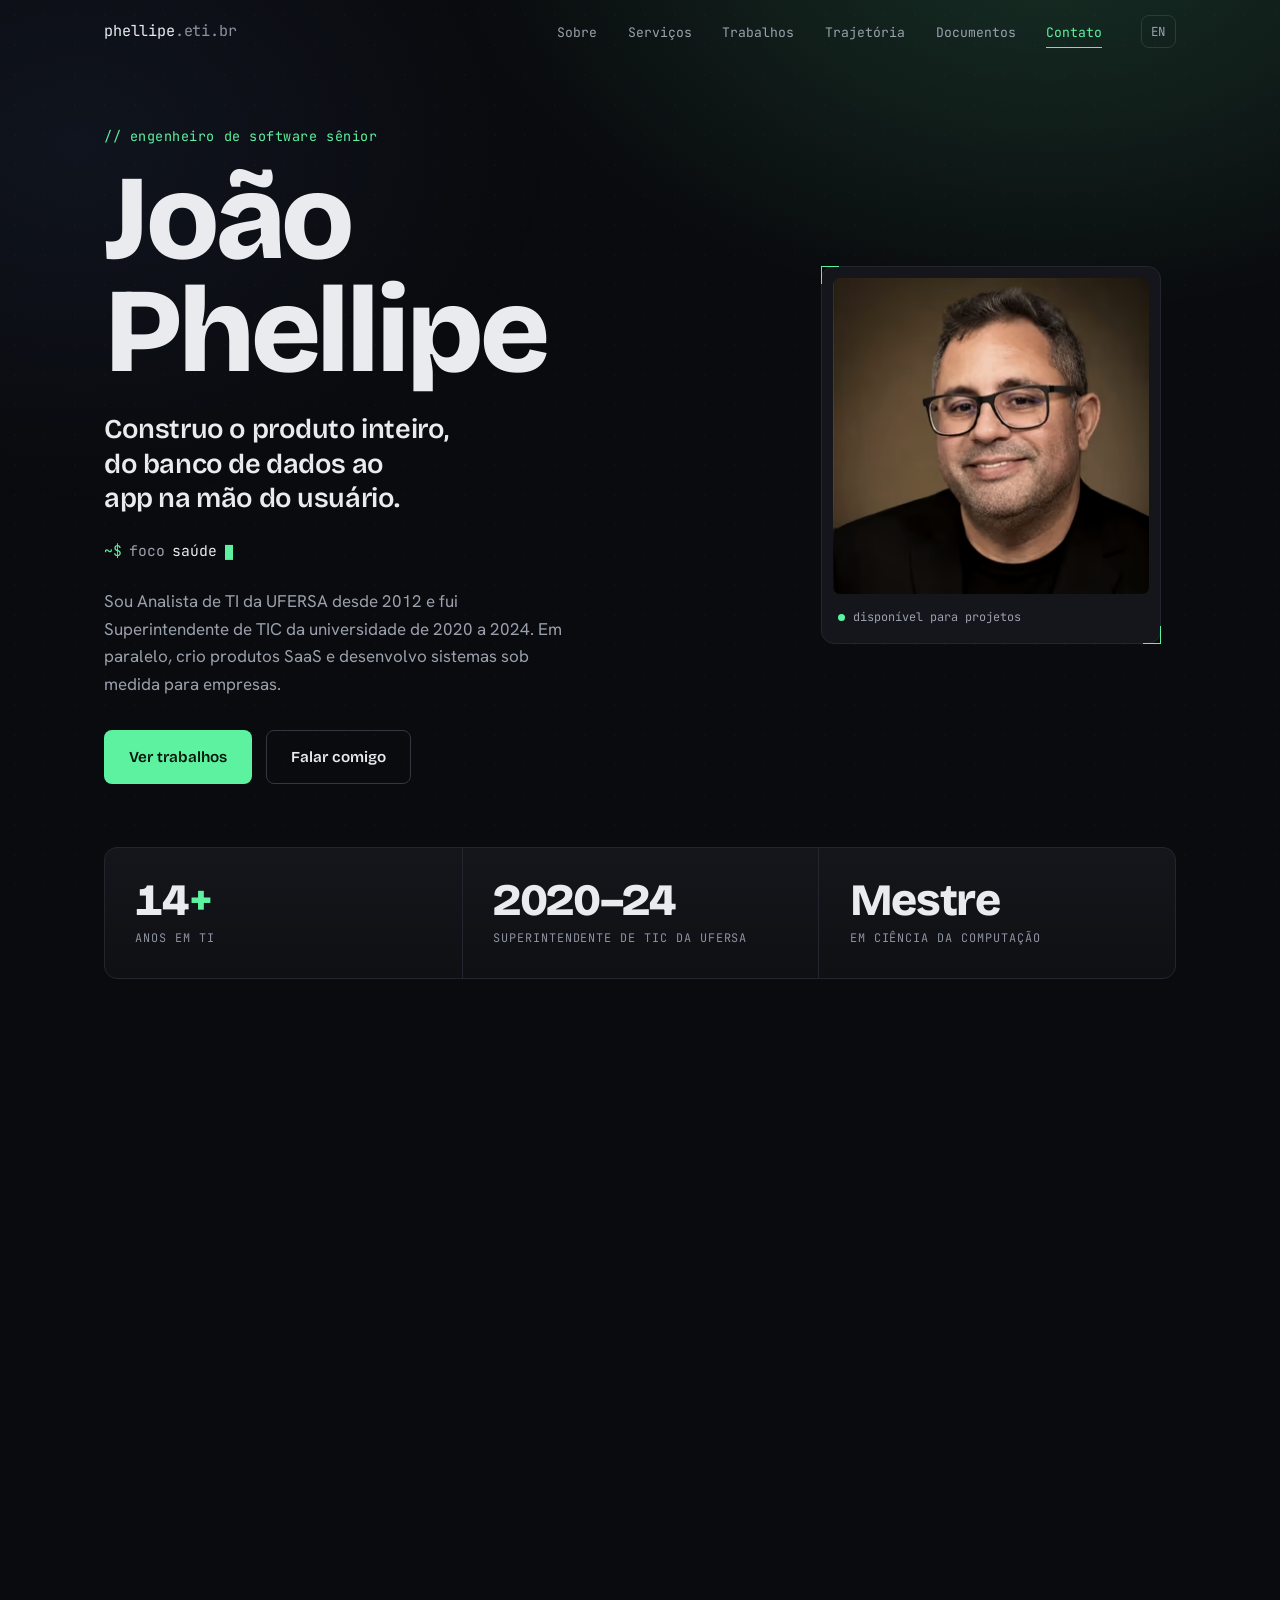
<file: index.html>
<!doctype html>
<!-- Gerado por tools/build.mjs a partir de src/content.mjs e styles.css. Não edite este arquivo: edite a fonte e rode `node tools/build.mjs`. -->
<html lang="pt-BR">
<head>
  <meta charset="utf-8">
  <meta name="viewport" content="width=device-width, initial-scale=1">
  <script>(function(d){d.classList.add('js');if(location.hash.length>1)d.classList.add('cv-off')})(document.documentElement)</script>
  <title>João Phellipe — Engenheiro de Software Sênior em Mossoró (RN)</title>
  <meta name="description" content="Engenheiro de software sênior em Mossoró (RN). Analista de TI da UFERSA desde 2012 e Superintendente de TIC (2020–2024). Cria SaaS e sistemas sob medida.">
  <link rel="canonical" href="https://phellipe.eti.br/">
  <link rel="alternate" hreflang="pt-BR" href="https://phellipe.eti.br/">
  <link rel="alternate" hreflang="pt" href="https://phellipe.eti.br/">
  <link rel="alternate" hreflang="en" href="https://phellipe.eti.br/en/">
  <link rel="alternate" hreflang="x-default" href="https://phellipe.eti.br/en/">
  <meta name="robots" content="max-image-preview:large">
  <meta name="author" content="João Phellipe de Freitas Pinto">
  <meta name="theme-color" content="#0A0B0E">
  <meta name="color-scheme" content="dark">

  <meta property="og:type" content="profile">
  <meta property="og:url" content="https://phellipe.eti.br/">
  <meta property="og:title" content="João Phellipe — Engenheiro de Software Sênior em Mossoró (RN)">
  <meta property="og:description" content="Engenheiro de software sênior em Mossoró (RN). Analista de TI da UFERSA desde 2012 e Superintendente de TIC (2020–2024). Cria SaaS e sistemas sob medida.">
  <meta property="og:image" content="https://phellipe.eti.br/assets/social/og-pt-1200x630.jpg">
  <meta property="og:image:width" content="1200">
  <meta property="og:image:height" content="630">
  <meta property="og:image:type" content="image/jpeg">
  <meta property="og:image:alt" content="João Phellipe, engenheiro de software sênior: 14+ anos em TI, ex-Superintendente de TIC da UFERSA e Mestre em Ciência da Computação">
  <meta property="og:locale" content="pt_BR">
  <meta property="og:locale:alternate" content="en_US">
  <meta property="og:site_name" content="João Phellipe">
  <meta property="profile:first_name" content="João Phellipe">
  <meta property="profile:last_name" content="de Freitas Pinto">

  <meta name="twitter:card" content="summary_large_image">
  <meta name="twitter:title" content="João Phellipe — Engenheiro de Software Sênior em Mossoró (RN)">
  <meta name="twitter:description" content="Engenheiro de software sênior em Mossoró (RN). Analista de TI da UFERSA desde 2012 e Superintendente de TIC (2020–2024). Cria SaaS e sistemas sob medida.">
  <meta name="twitter:image" content="https://phellipe.eti.br/assets/social/og-pt-1200x630.jpg">
  <meta name="twitter:image:alt" content="João Phellipe, engenheiro de software sênior: 14+ anos em TI, ex-Superintendente de TIC da UFERSA e Mestre em Ciência da Computação">

  <link rel="icon" href="/assets/favicon.svg" type="image/svg+xml">
  <link rel="icon" href="/assets/favicon-32.png" sizes="32x32" type="image/png">
  <link rel="apple-touch-icon" href="/assets/apple-touch-icon.png">
  <link rel="manifest" href="/site.webmanifest">

  <link rel="preload" as="image" type="image/avif" fetchpriority="high" imagesrcset="/assets/joao-phellipe-320.avif 320w, /assets/joao-phellipe-480.avif 480w, /assets/joao-phellipe-640.avif 640w" imagesizes="(max-width: 880px) 218px, 318px">
  <link rel="preload" href="/assets/fonts/bricolage-grotesque-latin-800-normal.woff2" as="font" type="font/woff2" crossorigin>
  <link rel="preload" href="/assets/fonts/bricolage-grotesque-latin-600-normal.woff2" as="font" type="font/woff2" crossorigin>
  <link rel="preload" href="/assets/fonts/hanken-grotesk-latin-400-normal.woff2" as="font" type="font/woff2" crossorigin>
  <link rel="preload" href="/assets/fonts/jetbrains-mono-latin-400-normal.woff2" as="font" type="font/woff2" crossorigin>

  <style>@font-face{font-family:'Bricolage Grotesque';src:url('/assets/fonts/bricolage-grotesque-latin-600-normal.woff2') format('woff2');font-weight:600;font-style:normal;font-display:fallback}@font-face{font-family:'Bricolage Grotesque';src:url('/assets/fonts/bricolage-grotesque-latin-800-normal.woff2') format('woff2');font-weight:800;font-style:normal;font-display:fallback}@font-face{font-family:'Hanken Grotesk';src:url('/assets/fonts/hanken-grotesk-latin-400-normal.woff2') format('woff2');font-weight:400;font-style:normal;font-display:fallback}@font-face{font-family:'Hanken Grotesk';src:url('/assets/fonts/hanken-grotesk-latin-500-normal.woff2') format('woff2');font-weight:500;font-style:normal;font-display:fallback}@font-face{font-family:'Hanken Grotesk';src:url('/assets/fonts/hanken-grotesk-latin-600-normal.woff2') format('woff2');font-weight:600;font-style:normal;font-display:fallback}@font-face{font-family:'JetBrains Mono';src:url('/assets/fonts/jetbrains-mono-latin-400-normal.woff2') format('woff2');font-weight:400;font-style:normal;font-display:fallback}@font-face{font-family:'JetBrains Mono';src:url('/assets/fonts/jetbrains-mono-latin-500-normal.woff2') format('woff2');font-weight:500;font-style:normal;font-display:fallback}:root{color-scheme:dark;--bg:#0A0B0E;--bg-2:#0E1014;--surface:#14161B;--surface-hi:#181B21;--line:#23262E;--line-hi:#333742;--text:#E9EBEF;--text-dim:#9AA1AD;--text-faint:#8C92A0;--accent:#5DF2A0;--accent-ink:#06150C;--accent-dim:rgba(93,242,160,0.12);--accent-line:rgba(93,242,160,0.42);--accent-glow:rgba(93,242,160,0.16);--font-display:'Bricolage Grotesque','Hanken Grotesk',sans-serif;--font-body:'Hanken Grotesk',system-ui,sans-serif;--font-mono:'JetBrains Mono',ui-monospace,'SFMono-Regular',monospace;--maxw:1200px;--gutter:clamp(1.25rem,5vw,4rem);--radius:13px;--radius-sm:8px;--ease:cubic-bezier(0.2,0.7,0.2,1)}*,*::before,*::after{box-sizing:border-box;margin:0;padding:0}html{scroll-behavior:smooth;scroll-padding-top:6rem;-webkit-text-size-adjust:100%}body{background:var(--bg);color:var(--text);font-family:var(--font-body);font-size:clamp(1rem,0.96rem + 0.2vw,1.0625rem);line-height:1.62;font-weight:400;-webkit-font-smoothing:antialiased;-moz-osx-font-smoothing:grayscale;overflow-x:hidden}body::before{content:"";position:fixed;inset:0;z-index:-2;background-image:radial-gradient(circle,rgba(255,255,255,0.02) 1px,transparent 1.3px);background-size:30px 30px;pointer-events:none}body::after{content:"";position:fixed;inset:0;z-index:-1;background:radial-gradient(60rem 40rem at 82% -8%,var(--accent-glow),transparent 62%),radial-gradient(50rem 38rem at 6% 16%,rgba(93,142,242,0.07),transparent 60%);pointer-events:none}img{display:block;max-width:100%;height:auto}ul,ol{list-style:none}a{color:inherit;text-decoration:none}button{font:inherit;color:inherit;cursor:pointer;background:none;border:none}::selection{background:var(--accent);color:var(--accent-ink)}:focus-visible{outline:2px solid var(--accent);outline-offset:3px;border-radius:3px}::-webkit-scrollbar{width:12px}::-webkit-scrollbar-track{background:var(--bg)}::-webkit-scrollbar-thumb{background:var(--line-hi);border-radius:8px;border:3px solid var(--bg)}::-webkit-scrollbar-thumb:hover{background:var(--text-faint)}.mono{font-family:var(--font-mono);font-variant-numeric:tabular-nums}.visually-hidden{position:absolute !important;width:1px;height:1px;padding:0;margin:-1px;overflow:hidden;clip:rect(0 0 0 0);white-space:nowrap;border:0}.nowrap{white-space:nowrap}h1,h2,h3,h4{overflow-wrap:break-word}.prose-link,.service-desc a,.work-desc a,.faq-item p a,.about-body a,.section-note a{color:var(--text);text-decoration:underline;text-decoration-color:var(--accent-line);text-decoration-thickness:1px;text-underline-offset:3px;transition:color 0.2s var(--ease),text-decoration-color 0.2s var(--ease)}.prose-link:hover,.service-desc a:hover,.work-desc a:hover,.faq-item p a:hover,.about-body a:hover,.section-note a:hover{color:var(--accent);text-decoration-color:var(--accent)}.ext-tail{white-space:nowrap}.ext{display:inline-block;width:0.72em;height:0.72em;vertical-align:-0.02em;color:var(--accent);fill:none;stroke:currentColor;stroke-width:2.6;stroke-linecap:round;stroke-linejoin:round}.skip-link{position:fixed;top:-120px;left:1rem;z-index:200;padding:0.7rem 1.1rem;background:var(--accent);color:var(--accent-ink);font-family:var(--font-mono);font-size:0.85rem;font-weight:400;border-radius:var(--radius-sm);transition:top 0.22s var(--ease)}.skip-link:focus{top:1rem}main{display:block}.section{max-width:var(--maxw);margin-inline:auto;padding-inline:var(--gutter);padding-block:clamp(4.5rem,10vh,8rem)}main>.section{content-visibility:auto;contain-intrinsic-size:auto 1200px}html.cv-off main>.section{content-visibility:visible}.section-head{margin-bottom:clamp(2.25rem,5vw,3.5rem)}.kicker{display:flex;align-items:center;gap:0.6rem;font-size:0.76rem;font-weight:400;letter-spacing:0.16em;text-transform:uppercase;color:var(--text-faint)}.kicker-num{color:var(--accent)}.kicker::after{content:"";flex:1;height:1px;background:linear-gradient(to right,var(--line),transparent)}.section-title{margin-top:1.15rem;font-family:var(--font-display);font-weight:600;font-size:clamp(1.95rem,1.2rem + 2.6vw,3.15rem);line-height:1.06;letter-spacing:-0.02em;color:var(--text);max-width:24ch;text-wrap:balance}.section-title .nowrap{display:inline-block;max-width:100%;white-space:normal}.section-note{margin-top:1.1rem;max-width:56ch;color:var(--text-dim)}.site-header{position:fixed;top:0;left:0;right:0;z-index:100;transition:background 0.3s var(--ease),border-color 0.3s var(--ease),backdrop-filter 0.3s var(--ease);border-bottom:1px solid transparent}.site-header.scrolled{background:rgba(10,11,14,0.82);backdrop-filter:blur(14px) saturate(140%);-webkit-backdrop-filter:blur(14px) saturate(140%);border-bottom-color:var(--line)}.nav{max-width:var(--maxw);margin-inline:auto;padding:0.95rem var(--gutter);display:flex;align-items:center;gap:1rem}.brand{margin-right:auto;font-family:var(--font-mono);font-size:0.95rem;font-weight:400;letter-spacing:-0.01em;color:var(--text)}.brand-accent{color:var(--text-faint)}.brand:hover .brand-accent{color:var(--accent)}.nav-menu{display:flex;align-items:center;gap:clamp(1.25rem,3vw,2.5rem)}.nav-links{display:flex;align-items:center;gap:clamp(1.1rem,2.4vw,2rem)}.nav-links a{position:relative;font-family:var(--font-mono);font-size:0.82rem;color:var(--text-dim);padding:0.3rem 0;transition:color 0.2s var(--ease)}.nav-links a::after{content:"";position:absolute;left:0;bottom:-2px;width:100%;height:1px;background:var(--accent);transform:scaleX(0);transform-origin:left;transition:transform 0.25s var(--ease)}.nav-links a:hover{color:var(--text)}.nav-links a:hover::after,.nav-links a.active::after{transform:scaleX(1)}.nav-links a.active{color:var(--accent)}.lang-toggle{order:2;margin-left:calc(clamp(1.25rem,3vw,2.5rem) - 1rem);font-family:var(--font-mono);font-size:0.78rem;font-weight:400;color:var(--text-dim);padding:0.34rem 0.6rem;border:1px solid var(--line-hi);border-radius:var(--radius-sm);transition:color 0.2s var(--ease),border-color 0.2s var(--ease),background 0.2s var(--ease)}.lang-toggle:hover{color:var(--accent);border-color:var(--accent-line);background:var(--accent-dim)}.nav-toggle{order:3;display:none;width:42px;height:42px;flex-direction:column;justify-content:center;align-items:center;gap:5px;border:1px solid var(--line-hi);border-radius:var(--radius-sm)}.nav-toggle span{display:block;width:17px;height:1.5px;background:var(--text);transition:transform 0.25s var(--ease),opacity 0.2s var(--ease)}.site-header.menu-open .nav-toggle span:first-child{transform:translateY(3.25px) rotate(45deg)}.site-header.menu-open .nav-toggle span:last-child{transform:translateY(-3.25px) rotate(-45deg)}.btn{display:inline-flex;align-items:center;gap:0.5rem;padding:0.85rem 1.5rem;font-family:var(--font-display);font-size:0.95rem;font-weight:600;border-radius:var(--radius-sm);border:1px solid transparent;transition:transform 0.2s var(--ease),background 0.2s var(--ease),border-color 0.2s var(--ease),color 0.2s var(--ease),box-shadow 0.2s var(--ease)}.btn-primary{background:var(--accent);color:var(--accent-ink)}.btn-primary:hover{transform:translateY(-2px);box-shadow:0 12px 30px -10px var(--accent-glow),0 0 0 1px var(--accent-line)}.btn-ghost{border-color:var(--line-hi);color:var(--text)}.btn-ghost:hover{border-color:var(--accent-line);color:var(--accent);background:var(--accent-dim);transform:translateY(-2px)}.hero{max-width:var(--maxw);margin-inline:auto;padding-inline:var(--gutter);padding-block:clamp(7rem,14vh,10rem) clamp(3rem,6vh,4.5rem);min-height:min(100svh,1600px);display:flex;flex-direction:column;justify-content:center;gap:clamp(2.5rem,7vh,5rem)}.hero-grid{display:grid;grid-template-columns:1.55fr 0.9fr;gap:clamp(2rem,5vw,4.5rem);align-items:center}.hero-title{display:flex;flex-direction:column-reverse;gap:1rem;font-size:inherit;font-weight:inherit;line-height:inherit}.hero-role{font-family:var(--font-mono);font-size:0.84rem;font-weight:400;line-height:1.5;letter-spacing:0.04em;color:var(--accent)}.hero-role::before{content:"// ";content:"// " / ""}.hero-name{display:block;font-family:var(--font-display);font-weight:800;font-size:clamp(3.1rem,1.5rem + 8vw,7.5rem);line-height:0.94;letter-spacing:-0.035em}.hero-statement{margin-top:1.5rem;max-width:26ch;font-family:var(--font-display);font-weight:600;font-size:clamp(1.2rem,1rem + 1vw,1.7rem);line-height:1.28;letter-spacing:-0.015em;color:var(--text);text-wrap:balance}.hero-focus{margin-top:1.4rem;font-size:0.92rem;color:var(--text-dim);display:flex;align-items:center;flex-wrap:wrap;gap:0.45rem}.hero-focus .prompt{color:var(--accent)}.hero-focus .typed{color:var(--text);font-weight:400}.caret{display:inline-block;width:0.55em;height:1.05em;background:var(--accent);transform:translateY(0.13em);animation:blink 1.15s steps(1,end) 4}.hero-sub{margin-top:1.6rem;max-width:46ch;color:var(--text-dim)}.hero-cta{margin-top:2rem;display:flex;flex-wrap:wrap;gap:0.85rem}.hero-aside{display:flex;justify-content:center}.portrait{position:relative;width:min(100%,340px);padding:0.7rem;border:1px solid var(--line);border-radius:var(--radius);background:var(--surface)}.portrait::before,.portrait::after{content:"";position:absolute;width:18px;height:18px;border:1.5px solid var(--accent)}.portrait::before{top:-1px;left:-1px;border-right:0;border-bottom:0}.portrait::after{bottom:-1px;right:-1px;border-left:0;border-top:0}.portrait picture{display:block}.portrait img{width:100%;aspect-ratio:1;object-fit:cover;border-radius:calc(var(--radius) - 6px);background:#2a1f14;filter:grayscale(0.32) contrast(1.04);transition:filter 0.4s var(--ease)}.portrait:hover img{filter:grayscale(0) contrast(1)}.portrait-tag{display:flex;align-items:center;gap:0.5rem;margin-top:0.7rem;padding:0.15rem 0.3rem 0.3rem;font-size:0.74rem;color:var(--text-dim)}.status-dot{position:relative;width:7px;height:7px;border-radius:50%;background:var(--accent)}.status-dot::after{content:"";position:absolute;inset:0;border-radius:50%;background:var(--accent);opacity:0;animation:pulse 2.4s var(--ease) 2}.hero-stats{display:grid;grid-template-columns:repeat(3,1fr);border:1px solid var(--line);border-radius:var(--radius);background:linear-gradient(180deg,var(--surface),var(--bg-2));overflow:hidden}.hero-stats li{padding:clamp(1.25rem,3vw,1.9rem);display:flex;flex-direction:column;gap:0.35rem}.hero-stats li + li{border-left:1px solid var(--line)}.stat-num{font-family:var(--font-display);font-weight:800;font-size:clamp(1.9rem,1.2rem + 2vw,2.9rem);line-height:1;letter-spacing:-0.03em;font-variant-numeric:tabular-nums}.stat-plus{color:var(--accent)}.stat-label{font-size:0.74rem;letter-spacing:0.08em;text-transform:uppercase;color:var(--text-faint)}.about-body{display:flex;flex-direction:column;gap:1.4rem;max-width:64ch;font-size:clamp(1.05rem,1rem + 0.35vw,1.22rem);line-height:1.66;color:var(--text-dim)}.about-body p strong,.about-body p b{color:var(--text);font-weight:600}.stack-grid{display:grid;grid-template-columns:repeat(auto-fit,minmax(230px,1fr));gap:1.6rem 2rem}.stack-group{border-top:1px solid var(--line);padding-top:1.2rem}.stack-label{font-size:0.78rem;font-weight:500;letter-spacing:0.12em;text-transform:uppercase;color:var(--accent);margin-bottom:0.95rem}.tag-list{display:flex;flex-wrap:wrap;gap:0.5rem}.tag{font-family:var(--font-mono);font-size:0.78rem;color:var(--text-dim);padding:0.32rem 0.62rem;border:1px solid var(--line);border-radius:var(--radius-sm);background:var(--surface);transition:color 0.18s var(--ease),border-color 0.18s var(--ease)}.stack-group .tag:hover{color:var(--text);border-color:var(--line-hi)}.work-list{display:grid;grid-template-columns:repeat(2,1fr);gap:1.1rem}.work-card{position:relative;display:flex;flex-direction:column;gap:0.95rem;padding:clamp(1.4rem,3vw,1.9rem);background:var(--surface);border:1px solid var(--line);border-radius:var(--radius);transition:transform 0.25s var(--ease),border-color 0.25s var(--ease),background 0.25s var(--ease)}.work-card:hover{transform:translateY(-4px);border-color:var(--accent-line);background:var(--surface-hi)}.work-card-head{display:flex;align-items:baseline;gap:0.85rem}.work-num{font-size:0.8rem;font-weight:500;color:var(--text-faint);transition:color 0.25s var(--ease)}.work-card:hover .work-num{color:var(--accent)}.work-title{font-family:var(--font-display);font-weight:600;font-size:clamp(1.1rem,1rem + 0.5vw,1.32rem);line-height:1.2;letter-spacing:-0.015em}.work-desc{color:var(--text-dim);font-size:0.96rem;line-height:1.58;flex:1}.work-tags{display:flex;flex-wrap:wrap;gap:0.4rem;padding-top:0.3rem}.work-tags .tag{font-size:0.72rem;padding:0.24rem 0.5rem;background:var(--bg-2)}.work-groups{display:flex;flex-direction:column;gap:clamp(2.5rem,5vw,3.5rem)}.work-group-title{display:flex;align-items:center;gap:0.7rem;margin-bottom:1.1rem;font-size:0.78rem;font-weight:500;letter-spacing:0.14em;text-transform:uppercase;color:var(--text-faint)}.work-group-title::after{content:"";flex:1;height:1px;background:linear-gradient(to right,var(--line),transparent)}.work-badge{align-self:flex-start;font-size:0.7rem;font-weight:500;letter-spacing:0.08em;text-transform:uppercase;color:var(--accent);padding:0.28rem 0.6rem;border:1px solid var(--accent-line);border-radius:999px;background:var(--accent-dim);line-height:1.4}.work-links{display:flex;flex-wrap:wrap;gap:0.35rem 1.2rem}.work-links a{display:inline-block;min-height:24px;font-size:0.9rem;font-weight:500;color:var(--text);text-decoration:underline;text-decoration-color:var(--accent-line);text-underline-offset:3px;transition:color 0.2s var(--ease),text-decoration-color 0.2s var(--ease)}.work-links a:hover{color:var(--accent);text-decoration-color:var(--accent)}.work-card.is-featured{grid-column:1 / -1;border-color:var(--accent-line);background:radial-gradient(40rem 18rem at 100% 0%,var(--accent-glow),transparent 70%),var(--surface)}.work-card.is-featured .work-title{font-size:clamp(1.3rem,1.1rem + 0.9vw,1.7rem)}.work-card.is-featured .work-desc{max-width:78ch}.work-list:not(:has(>.is-featured))>.work-card:last-child:nth-child(odd),.work-list:has(>.is-featured)>.work-card:last-child:nth-child(even),.doc-list>.doc-item:last-child:nth-child(odd){grid-column:1 / -1}.work-list>.work-card:last-child .work-desc{max-width:78ch}.service-grid{display:grid;grid-template-columns:repeat(3,minmax(0,1fr));gap:1.1rem}.service-card{display:flex;flex-direction:column;gap:0.75rem;padding:clamp(1.3rem,2.6vw,1.7rem);background:var(--surface);border:1px solid var(--line);border-radius:var(--radius);transition:border-color 0.25s var(--ease),transform 0.25s var(--ease)}.service-card:hover{border-color:var(--accent-line);transform:translateY(-3px)}.service-num{font-size:0.76rem;color:var(--accent)}.service-title{font-family:var(--font-display);font-weight:600;font-size:1.14rem;line-height:1.25;letter-spacing:-0.01em}.service-desc{color:var(--text-dim);font-size:0.95rem;line-height:1.58}.video-player{max-width:960px}.video-frame{position:relative;overflow:hidden;aspect-ratio:16 / 9;border:1px solid var(--line);border-radius:var(--radius);background:#000}.video-frame video{position:absolute;inset:0;display:block;width:100%;height:100%;background:#000}html.js .video-frame:not(.is-ready) video{display:none}.video-fallback{position:absolute;left:0;right:0;bottom:0;padding:0.9rem 1.1rem;background:rgba(10,11,14,0.9);border-top:1px solid var(--line);color:var(--text);font-size:0.92rem}.video-fallback:empty{padding:0;border:0}.video-caption{margin-top:0.85rem;font-size:0.76rem;letter-spacing:0.04em;color:var(--text-faint)}.transcript{max-width:960px;margin-top:1.4rem;border:1px solid var(--line);border-radius:var(--radius);background:var(--surface)}.transcript summary{display:flex;align-items:center;justify-content:space-between;gap:1rem;min-height:48px;padding:0.85rem 1.2rem;cursor:pointer;list-style:none;font-family:var(--font-mono);font-size:0.85rem;color:var(--text)}.transcript summary::-webkit-details-marker{display:none}.transcript summary::after{content:"+";font-size:1.1rem;line-height:1;color:var(--accent)}.transcript[open] summary::after{content:"\2212"}.transcript summary:hover{color:var(--accent)}.transcript-body{display:flex;flex-direction:column;gap:0.95rem;max-width:72ch;padding:0.2rem 1.2rem 1.4rem;color:var(--text-dim)}.transcript-note{font-size:0.8rem;color:var(--text-faint)}.video-more{margin-top:1.4rem}.watch{max-width:var(--maxw);margin-inline:auto;padding:5.5rem var(--gutter) clamp(3.5rem,8vh,6rem)}.watch-wrap{max-width:960px}.watch-title{font-family:var(--font-display);font-weight:600;font-size:clamp(1.55rem,1.05rem + 1.9vw,2.4rem);line-height:1.12;letter-spacing:-0.02em;text-wrap:balance;margin-bottom:1.1rem}.watch-player{width:min(100%,max(20rem,calc((100svh - 14rem) * 16 / 9)))}.watch-intro{margin-top:1.4rem;max-width:66ch;color:var(--text-dim)}.watch-section{margin-top:clamp(2.25rem,5vw,3.25rem)}.watch-h2{margin-bottom:1.1rem;font-family:var(--font-display);font-weight:600;font-size:clamp(1.3rem,1.1rem + 0.8vw,1.6rem);line-height:1.15;letter-spacing:-0.015em}.chapters{display:grid;grid-template-columns:repeat(auto-fill,minmax(min(100%,22rem),1fr));gap:0.6rem}.chapters a{display:flex;align-items:baseline;gap:0.9rem;min-height:48px;padding:0.75rem 1rem;border:1px solid var(--line);border-radius:var(--radius-sm);background:var(--surface);color:var(--text);text-decoration:none;transition:border-color 0.2s var(--ease),background 0.2s var(--ease)}.chapters a:hover{border-color:var(--accent-line);background:var(--surface-hi)}.chapter-time{flex:none;min-width:2.6ch;font-size:0.82rem;color:var(--accent)}.chapter-name{min-width:0;overflow-wrap:anywhere}.watch-transcript{display:flex;flex-direction:column;gap:0.95rem;max-width:72ch;color:var(--text-dim)}.watch-links{margin-top:clamp(2.25rem,5vw,3.25rem);display:flex;flex-wrap:wrap;gap:0.85rem}.watch-contact p{max-width:56ch;color:var(--text-dim)}.watch-contact .contact-actions{justify-content:flex-start;margin:1.4rem 0 0}.doc-list{display:grid;grid-template-columns:repeat(2,minmax(0,1fr));gap:1.1rem}.doc-item{display:flex;flex-direction:column;gap:0.6rem;padding:clamp(1.25rem,2.6vw,1.6rem);background:var(--surface);border:1px solid var(--line);border-radius:var(--radius)}.doc-period{font-size:0.76rem;letter-spacing:0.04em;color:var(--accent)}.doc-title{font-family:var(--font-display);font-weight:600;font-size:1.08rem;line-height:1.3;letter-spacing:-0.01em}.doc-desc{color:var(--text-dim);font-size:0.94rem;line-height:1.55}.doc-links{display:flex;flex-direction:column;gap:0.35rem;margin-top:0.2rem}.doc-links a{display:inline-block;min-height:24px;padding:0.12rem 0;font-size:0.9rem;color:var(--text);text-decoration:underline;text-decoration-color:var(--accent-line);text-underline-offset:3px;transition:color 0.2s var(--ease),text-decoration-color 0.2s var(--ease)}.doc-links a:hover{color:var(--accent);text-decoration-color:var(--accent)}.faq-list{display:grid;grid-template-columns:repeat(2,minmax(0,1fr));gap:1.6rem 2.4rem}.faq-item{border-top:1px solid var(--line);padding-top:1.1rem}.faq-item h3{font-family:var(--font-display);font-weight:600;font-size:1.1rem;line-height:1.3;letter-spacing:-0.01em}.faq-item p{margin-top:0.55rem;color:var(--text-dim);font-size:0.96rem}.path-grid{display:grid;grid-template-columns:1.5fr 1fr;gap:clamp(2.5rem,6vw,5rem)}.sub-label{font-size:0.78rem;font-weight:500;letter-spacing:0.14em;text-transform:uppercase;color:var(--text-faint);margin-bottom:1.8rem}.timeline{display:flex;flex-direction:column}.timeline-item{position:relative;padding-left:1.8rem;padding-bottom:2.1rem;border-left:1px solid var(--line)}.timeline-item:last-child{padding-bottom:0}.timeline-item::before{content:"";position:absolute;left:-5px;top:0.4rem;width:9px;height:9px;border-radius:50%;background:var(--bg);border:1.5px solid var(--line-hi);transition:border-color 0.25s var(--ease),background 0.25s var(--ease)}.timeline-item:first-child::before{background:var(--accent);border-color:var(--accent);box-shadow:0 0 0 4px var(--accent-dim)}.timeline-period{font-size:0.76rem;letter-spacing:0.04em;color:var(--accent)}.timeline-role{margin-top:0.4rem;font-family:var(--font-display);font-weight:600;font-size:1.12rem;line-height:1.3;letter-spacing:-0.01em}.work-title,.doc-title,.timeline-role,.service-title,.edu-degree,.faq-item h3{text-wrap:balance}.timeline-desc{margin-top:0.45rem;color:var(--text-dim);font-size:0.95rem;line-height:1.55}.edu-list{display:flex;flex-direction:column;gap:1.3rem}.edu-item{display:flex;flex-direction:column;gap:0.3rem;padding-bottom:1.3rem;border-bottom:1px solid var(--line)}.edu-list .edu-item:last-child{border-bottom:0;padding-bottom:0}.edu-degree{font-family:var(--font-display);font-weight:600;font-size:1.02rem;letter-spacing:-0.01em}.edu-meta{font-size:0.78rem;color:var(--text-faint)}.pub-list{display:flex;flex-direction:column}.pub-item{display:grid;grid-template-columns:4.5rem 1fr;gap:1.5rem;padding:1.4rem 0;border-top:1px solid var(--line);align-items:start}.pub-list .pub-item:last-child{border-bottom:1px solid var(--line)}.pub-year{font-size:0.82rem;color:var(--accent);padding-top:0.15rem}.pub-text{color:var(--text-dim);max-width:60ch}.pub-body{display:flex;flex-direction:column;gap:0.35rem;max-width:72ch}.pub-title{color:var(--text);font-weight:500;line-height:1.45}.pub-meta{color:var(--text-dim);font-size:0.92rem}.pub-meta cite{font-style:italic}.pub-doi a{display:inline-block;min-height:24px;font-family:var(--font-mono);font-size:0.8rem;color:var(--text-dim);text-decoration:underline;text-decoration-color:var(--accent-line);text-underline-offset:3px}.pub-doi a:hover{color:var(--accent)}.section-contact{text-align:center;position:relative}.section-contact .section-head{display:flex;flex-direction:column;align-items:center}.section-contact .kicker{width:100%;max-width:28rem}.section-contact .section-title{max-width:18ch;font-weight:800}.section-contact .section-note{text-align:center}.contact-actions{display:flex;flex-wrap:wrap;justify-content:center;gap:0.85rem;margin-bottom:2.75rem}.contact-links{display:grid;grid-template-columns:repeat(2,minmax(0,1fr));gap:1rem;max-width:30rem;margin:0 auto 2.25rem}.contact-links a{display:flex;flex-direction:column;gap:0.25rem;padding:1.05rem 1.2rem;text-align:left;border:1px solid var(--line);border-radius:var(--radius);background:var(--surface);transition:border-color 0.2s var(--ease),background 0.2s var(--ease),transform 0.2s var(--ease)}.contact-links a:hover{border-color:var(--accent-line);background:var(--surface-hi);transform:translateY(-3px)}.link-label{font-size:0.74rem;letter-spacing:0.1em;text-transform:uppercase;color:var(--text-faint)}.link-value{color:var(--text);font-weight:500;font-size:0.95rem}.contact-loc{font-size:0.8rem;color:var(--text-faint);letter-spacing:0.04em}.vcard{position:relative;max-width:clamp(15rem,60vw,19rem);margin:2.75rem auto;padding:clamp(1.4rem,4vw,1.8rem);display:flex;flex-direction:column;align-items:center;gap:1.05rem;background:var(--surface);border:1px solid var(--line);border-radius:var(--radius)}.vcard::before,.vcard::after{content:"";position:absolute;width:18px;height:18px;border:1.5px solid var(--accent)}.vcard::before{top:-1px;left:-1px;border-right:0;border-bottom:0}.vcard::after{bottom:-1px;right:-1px;border-left:0;border-top:0}.vcard-code{position:relative;overflow:hidden;padding:0.7rem;background:#ffffff;border-radius:var(--radius-sm)}.vcard-code img{display:block;width:180px;height:180px}.vcard-scan{position:absolute;left:0;right:0;top:0;height:3px;opacity:0;background:linear-gradient(180deg,transparent,var(--accent),transparent);box-shadow:0 0 8px 1px var(--accent-glow);pointer-events:none}.vcard.is-visible .vcard-scan{animation:vcard-scan 0.9s var(--ease) 0.35s 1}.vcard-caption{font-size:0.78rem;letter-spacing:0.04em;color:var(--text-faint)}.vcard-phone{margin-top:-0.35rem;font-size:0.95rem;font-variant-numeric:tabular-nums;color:var(--text)}.vcard-phone .mono{margin-right:0.35rem;font-size:0.74rem;letter-spacing:0.1em;text-transform:uppercase;color:var(--text-dim)}.site-footer{border-top:1px solid var(--line);margin-top:2rem}.footer-inner{max-width:var(--maxw);margin-inline:auto;padding:2.5rem var(--gutter);display:flex;flex-wrap:wrap;align-items:center;gap:0.6rem 1.6rem}.footer-name{font-family:var(--font-display);font-weight:600;font-size:1.05rem}.footer-meta{font-size:0.78rem;color:var(--text-faint)}.footer-craft{font-size:0.85rem;color:var(--text-dim)}.footer-links{flex-basis:100%;display:flex;flex-wrap:wrap;gap:0.4rem 1.4rem}.footer-links a,.footer-top{display:inline-flex;align-items:center;min-height:24px;font-family:var(--font-mono);font-size:0.8rem;color:var(--text-dim);transition:color 0.2s var(--ease)}.footer-links a:hover,.footer-top:hover{color:var(--accent)}.notfound{max-width:var(--maxw);margin-inline:auto;padding:clamp(8rem,18vh,11rem) var(--gutter) clamp(4rem,10vh,6rem);min-height:70svh}.notfound-code{font-size:0.84rem;letter-spacing:0.04em;color:var(--accent)}.notfound h1{margin-top:1rem;font-family:var(--font-display);font-weight:800;font-size:clamp(2.6rem,1.4rem + 5vw,5rem);line-height:0.98;letter-spacing:-0.03em}.notfound p:not(.notfound-code){margin-top:1.2rem;max-width:56ch;color:var(--text-dim)}.notfound-links{margin-top:2rem;display:flex;flex-wrap:wrap;gap:0.85rem}html.js [data-reveal]{opacity:0;transform:translateY(22px)}[data-reveal]{transition:opacity 0.7s var(--ease),transform 0.7s var(--ease)}html.js [data-reveal].is-visible{opacity:1;transform:none}.work-card[data-reveal]:nth-child(even){transition-delay:0.09s}@keyframes blink{0%,100%{opacity:1}50%{opacity:0}}@keyframes pulse{0%{transform:scale(1);opacity:0.45}70%{transform:scale(3.6);opacity:0}100%{transform:scale(3.6);opacity:0}}@keyframes rise{from{transform:translateY(18px)}to{transform:none}}@keyframes vcard-scan{0%{transform:translateY(0);opacity:0}15%{opacity:1}85%{opacity:1}100%{transform:translateY(180px);opacity:0}}.hero-statement,.hero-focus,.hero-sub,.hero-cta,.hero-stats{animation:rise 0.8s var(--ease) backwards}.hero-statement{animation-delay:0.05s}.hero-focus{animation-delay:0.12s}.hero-sub{animation-delay:0.18s}.hero-cta{animation-delay:0.24s}.hero-stats{animation-delay:0.3s}@media (max-width:880px){.nav-toggle{display:flex}.nav-menu{position:absolute;top:100%;left:0;right:0;flex-direction:column;align-items:stretch;gap:1.5rem;padding:1.5rem var(--gutter) 2rem;background:var(--bg-2);border-bottom:1px solid var(--line);transform:translateY(-12px);opacity:0;pointer-events:none;visibility:hidden;transition:opacity 0.25s var(--ease),transform 0.25s var(--ease),visibility 0s linear 0.25s}.site-header.menu-open .nav-menu{transform:translateY(0);opacity:1;pointer-events:auto;visibility:visible;transition-delay:0s}.site-header.menu-open{background:rgba(10,11,14,0.92);backdrop-filter:blur(14px);-webkit-backdrop-filter:blur(14px)}.nav-links{flex-direction:column;align-items:flex-start;gap:1.1rem}.nav-links a{font-size:1rem}.lang-toggle{margin-left:0}.hero-grid{grid-template-columns:1fr;gap:2.75rem}.hero-aside{order:-1;justify-content:flex-start}.portrait{width:min(64%,240px)}.hero-statement,.hero-sub{max-width:none}.work-list{grid-template-columns:1fr}.path-grid{grid-template-columns:1fr;gap:3rem}.doc-list,.faq-list{grid-template-columns:1fr}}@media (max-width:1000px){.service-grid{grid-template-columns:repeat(2,minmax(0,1fr))}}@media (max-width:640px){.service-grid{grid-template-columns:1fr}}@media (max-width:540px){.hero-stats{grid-template-columns:1fr}.hero-stats li + li{border-left:0;border-top:1px solid var(--line)}.contact-links{grid-template-columns:1fr}.pub-item{grid-template-columns:1fr;gap:0.4rem}}@media (max-width:400px){.portrait{width:min(78%,250px)}.work-badge{letter-spacing:0.04em}}@media (prefers-reduced-motion:reduce){*,*::before,*::after{animation-duration:0.01ms !important;animation-iteration-count:1 !important;transition-duration:0.01ms !important;scroll-behavior:auto !important}}@media print{:root{color-scheme:light;--bg:#fff;--text:#111;--text-dim:#333;--text-faint:#555;--line:#ccc;--surface:#fff;--accent:#0a7c43}body{background:#fff;color:#111}body::before,body::after{display:none}.site-header,.nav-toggle,.lang-toggle,.hero-cta,.contact-actions,.footer-links,.caret,.status-dot,.vcard .btn,#video{display:none !important}[data-reveal]{opacity:1 !important;transform:none !important}main>.section{content-visibility:visible}.hero{min-height:auto;padding-block:1rem}.hero-grid{grid-template-columns:1fr}.section{padding-block:1.5rem}.work-list{grid-template-columns:1fr 1fr}.work-card,.contact-links a,.doc-item,.service-card{border:1px solid #ccc}a{color:#111}.work-card,.timeline-item,.doc-item,.service-card{break-inside:avoid}}</style>
</head>
<body>
  <a class="skip-link" href="#conteudo">Pular para o conteúdo</a>

  <header class="site-header" id="site-header">
    <nav class="nav" aria-label="Principal">
      <a class="brand" href="#topo">phellipe<span class="brand-accent">.eti.br</span></a>

      <button class="nav-toggle" type="button" data-menu-toggle aria-label="Abrir menu" aria-expanded="false" aria-controls="nav-menu">
        <span aria-hidden="true"></span>
        <span aria-hidden="true"></span>
      </button>

      <div class="nav-menu" id="nav-menu">
        <ul class="nav-links">
          <li><a href="#sobre">Sobre</a></li>
          <li><a href="#servicos">Serviços</a></li>
          <li><a href="#trabalhos">Trabalhos</a></li>
          <li><a href="#trajetoria">Trajetória</a></li>
          <li><a href="#documentos">Documentos</a></li>
          <li><a href="#contato">Contato</a></li>
        </ul>
      </div>

      <!-- fora do menu: no celular a troca de idioma fica visível ao lado do botão -->
      <a class="lang-toggle" href="/en/" hreflang="en" lang="en" aria-label="EN — English version">EN</a>
    </nav>
  </header>

  <main id="conteudo">

    <!-- ============ HERO ============ -->
    <section class="hero" id="topo" aria-labelledby="hero-title">
      <div class="hero-grid">
        <div class="hero-main">
          <h1 class="hero-title" id="hero-title">
            <span class="hero-name">João Phellipe</span>
            <span class="hero-role"><span class="visually-hidden">— </span>engenheiro de software sênior</span>
          </h1>
          <p class="hero-statement">Construo o produto inteiro, do banco de dados ao app na mão do usuário.</p>
          <p class="hero-focus mono">
            <span class="prompt" aria-hidden="true">~$</span>
            <span>foco</span><span class="visually-hidden">: saúde, SaaS, finanças, agentes de IA, educação, setor público.</span>
            <span class="typed" aria-hidden="true" data-typed data-typed-words="saúde|SaaS|finanças|agentes de IA|educação|setor público">saúde</span><span class="caret" aria-hidden="true"></span>
          </p>
          <p class="hero-sub">Sou Analista de TI da UFERSA desde 2012 e fui Superintendente de TIC da universidade de 2020 a 2024. Em paralelo, crio produtos SaaS e desenvolvo sistemas sob medida para empresas.</p>
          <div class="hero-cta">
            <a class="btn btn-primary" href="#trabalhos">Ver trabalhos</a>
            <a class="btn btn-ghost" href="#contato">Falar comigo</a>
          </div>
        </div>

        <div class="hero-aside">
          <figure class="portrait">
            <picture>
              <source type="image/avif" srcset="/assets/joao-phellipe-320.avif 320w, /assets/joao-phellipe-480.avif 480w, /assets/joao-phellipe-640.avif 640w" sizes="(max-width: 880px) 218px, 318px">
              <source type="image/webp" srcset="/assets/joao-phellipe-320.webp 320w, /assets/joao-phellipe-480.webp 480w, /assets/joao-phellipe-640.webp 640w" sizes="(max-width: 880px) 218px, 318px">
              <img src="/assets/joao-phellipe-640.jpg" width="640" height="640" fetchpriority="high" alt="João Phellipe, engenheiro de software, de óculos e blazer preto, sorrindo em retrato de estúdio">
            </picture>
            <figcaption class="portrait-tag mono">
              <span class="status-dot" aria-hidden="true"></span>
              <span>disponível para projetos</span>
            </figcaption>
          </figure>
        </div>
      </div>

      <ul class="hero-stats" aria-label="Resumo">
        <li>
          <span class="stat-num">14<span class="stat-plus">+</span></span>
          <span class="stat-label mono">anos em TI</span>
        </li>
        <li>
          <span class="stat-num">2020–24</span>
          <span class="stat-label mono">Superintendente de TIC da UFERSA</span>
        </li>
        <li>
          <span class="stat-num">Mestre</span>
          <span class="stat-label mono">em Ciência da Computação</span>
        </li>
      </ul>
    </section>

    <!-- ============ 00 — VÍDEO ============ -->
    <section class="section section-video" id="video" aria-labelledby="video-title">
      <header class="section-head" data-reveal>
        <p class="kicker mono"><span class="kicker-num">00</span><span>Vídeo</span></p>
        <h2 class="section-title" id="video-title">Meu trabalho em vídeo.</h2>
        <p class="section-note" id="video-desc">Uma apresentação curta da minha trajetória na UFERSA e dos sistemas que criei, modernizei ou ajudei a construir. Narração em português, com legendas e transcrição.</p>
      </header>
      <figure class="video-player" data-reveal>
        <div class="video-frame">
          <video id="video-apresentacao" controls playsinline preload="none" width="1280" height="720" data-poster="/assets/video/poster-pt.jpg" aria-describedby="video-desc">
            <source src="/assets/video/joao-phellipe-pt.mp4" type="video/mp4">
            <track kind="captions" srclang="pt-BR" label="Português" src="/assets/video/joao-phellipe-pt.vtt">
            <p>Seu navegador não reproduz vídeo. <a href="/assets/video/joao-phellipe-pt.mp4">Baixar o vídeo de apresentação (MP4)</a></p>
          </video>
          <div class="video-fallback" role="status" data-msg="Não foi possível carregar o vídeo. A transcrição completa está logo abaixo."></div>
        </div>
        <figcaption class="video-caption mono">1 min 39 s · legendas em português</figcaption>
      </figure>
      <p class="video-more" data-reveal><a class="btn btn-ghost" href="/video/">Abrir a página do vídeo, com capítulos</a></p>
      <details class="transcript" data-reveal>
        <summary>Transcrição do vídeo</summary>
        <div class="transcript-body">
          <p>João: Prazer, eu sou João Phellipe.</p>
          <p>João: Eu construo o produto inteiro: do banco de dados ao app na mão do usuário.</p>
          <p>Dirigiu a TI de uma universidade federal. E ainda programa.</p>
          <p>O Maintenance é dele e roda num hospital-piloto. E o técnico trabalha até sem internet. Na telemedicina, João implementou a assinatura ICP-Brasil.</p>
          <p>Fez um agente de IA que já atende pelo WhatsApp. Criou o Quanto Sobra. Google Play: publicado.</p>
          <p>Na indústria, integrou pedidos de ponta a ponta.</p>
          <p>Na educação, integrou IA para gerar percursos.</p>
          <p>Na UFERSA, coautor deste sistema, criou seus avisos no Telegram. 13 sistemas, só neste vídeo. Dados fictícios, marcas ocultas. Mestre em Ciência da Computação. Doutorando em Educação. E tem mais uma coisa.</p>
          <p>Este vídeo foi feito em código. Vozes, trilha e avatar: IA.</p>
          <p>João: Vamos construir o seu?</p>
          <p>O seu produto, inteiro.</p>
        </div>
      </details>
    </section>

    <!-- ============ 01 — SOBRE ============ -->
    <section class="section" id="sobre" aria-labelledby="sobre-title">
      <header class="section-head" data-reveal>
        <p class="kicker mono"><span class="kicker-num">01</span><span>Sobre</span></p>
        <h2 class="section-title" id="sobre-title">Engenheiro full-stack, <span class="nowrap">ex-Superintendente</span> de&nbsp;TIC.</h2>
      </header>
      <div class="about-body" data-reveal>
        <p>Sou João Phellipe de Freitas Pinto, engenheiro de software e desenvolvedor full-stack em Mossoró (RN), bacharel em Ciência da Computação pela UFERSA (2010) e mestre em Ciência da Computação pelo programa associado UERN/UFERSA (2013). Hoje sou doutorando em Educação e pesquiso a interface entre inteligência artificial, tecnologias digitais e educação.</p>
        <p>Entrei na UFERSA por concurso público em 2012, como Analista de Tecnologia da Informação. Na Divisão de Sistemas Computacionais da SUTIC, trabalho com os sistemas integrados de gestão da universidade, como o SIGAA e o SIPAC: código Java legado que mantenho e evoluo com a equipe. De 2020 a 2024, como Superintendente de TIC, respondi pela TI dos quatro campi: infraestrutura, sistemas, governança, segurança da informação e equipes.</p>
        <p>É essa bagagem de arquitetura e gestão que levo para produtos full-stack em monorepos TypeScript: React e React Native na interface, Node.js e PostgreSQL por trás, Docker e CI/CD para colocar tudo em produção. Já resolvi o que costuma travar equipes: vídeo em tempo real com WebRTC e Jitsi em infraestrutura própria, assinatura digital ICP-Brasil, sistemas multi-tenant isolados com Row-Level Security no PostgreSQL, apps offline-first e um agente de IA atendendo clientes reais no WhatsApp.</p>
        <p>Nas horas vagas, mantenho o River Assault, um shooter vertical inspirado no clássico River Raid, escrito em C99 com SDL2, com rio procedural, cinco biomas e mixer de áudio próprio.</p>
      </div>
    </section>

    <!-- ============ 02 — SERVIÇOS ============ -->
    <section class="section" id="servicos" aria-labelledby="servicos-title">
      <header class="section-head" data-reveal>
        <p class="kicker mono"><span class="kicker-num">02</span><span>Serviços</span></p>
        <h2 class="section-title" id="servicos-title">O que eu faço.</h2>
        <p class="section-note">Projeto, desenvolvo e coloco em produção sistemas sob medida, do banco de dados ao app no celular. Moro em Mossoró (RN) e trabalho remotamente com empresas de qualquer lugar do Brasil.</p>
      </header>
      <ul class="service-grid">
        <li class="service-card" data-reveal>
          <span class="service-num mono">/01</span>
          <h3 class="service-title">Sistemas para clínicas, hospitais e laboratórios</h3>
          <p class="service-desc">Gestão da manutenção de equipamentos com chamado por QR code (o <a href="#maintenance">Maintenance</a>, meu SaaS, em produção num hospital-piloto), prontuário eletrônico veterinário (o <a href="#prontvet">ProntVet</a>), receitas e atestados com assinatura digital ICP-Brasil, videoconsulta e adequação à LGPD.</p>
        </li>
        <li class="service-card" data-reveal>
          <span class="service-num mono">/02</span>
          <h3 class="service-title">SaaS e sistemas de gestão</h3>
          <p class="service-desc"><a href="#razao">ERP financeiro</a>, <a href="#factoring">factoring</a>, <a href="#juridico">escritórios de advocacia</a> e <a href="#industria">indústria</a>, com isolamento de cada empresa por Row-Level Security no PostgreSQL (no ERP e no factoring), permissões granulares e trilha de auditoria.</p>
        </li>
        <li class="service-card" data-reveal>
          <span class="service-num mono">/03</span>
          <h3 class="service-title">Agentes de IA no WhatsApp</h3>
          <p class="service-desc">Um <a href="#agente-ia">agente de IA</a> atende e qualifica leads no WhatsApp e passa o cliente pronto ao vendedor, com controle do custo de IA.</p>
        </li>
        <li class="service-card" data-reveal>
          <span class="service-num mono">/04</span>
          <h3 class="service-title">Apps que funcionam sem internet</h3>
          <p class="service-desc">Apps em React Native e PWAs que guardam os dados no aparelho e sincronizam quando há conexão, como o <a href="#quanto-sobra">Quanto Sobra</a>, publicado no Google Play, e a ordem de serviço do técnico no Maintenance (PWA).</p>
        </li>
        <li class="service-card" data-reveal>
          <span class="service-num mono">/05</span>
          <h3 class="service-title">Modernização e integrações</h3>
          <p class="service-desc">Java legado (Struts, JSF, Hibernate e JBoss), <a href="#telegram">outbox transacional no PostgreSQL</a> e reescrita de app desktop de Electron para Rust.</p>
        </li>
        <li class="service-card" data-reveal>
          <span class="service-num mono">/06</span>
          <h3 class="service-title">Arquitetura, segurança e LGPD</h3>
          <p class="service-desc">Levo para o desenho de cada sistema a experiência de quase quatro anos à frente da TI de uma universidade federal: governança digital, segurança da informação e contratações de TIC, <a href="#documentos">com registro em documentos públicos</a>.</p>
        </li>
      </ul>
    </section>

    <!-- ============ 03 — STACK ============ -->
    <section class="section" id="stack" aria-labelledby="stack-title">
      <header class="section-head" data-reveal>
        <p class="kicker mono"><span class="kicker-num">03</span><span>Stack</span></p>
        <h2 class="section-title" id="stack-title">O que eu uso para construir.</h2>
      </header>
      <div class="stack-grid">
        <div class="stack-group" data-reveal>
          <h3 class="stack-label mono">Linguagens</h3>
          <ul class="tag-list"><li class="tag">TypeScript</li><li class="tag">JavaScript</li><li class="tag">Java</li><li class="tag">Rust</li><li class="tag">SQL</li><li class="tag">C</li></ul>
        </div>
        <div class="stack-group" data-reveal>
          <h3 class="stack-label mono">Frontend</h3>
          <ul class="tag-list"><li class="tag">React</li><li class="tag">React Native</li><li class="tag">Expo</li><li class="tag">Next.js</li><li class="tag">Astro</li><li class="tag">Vite</li><li class="tag">Tailwind CSS</li><li class="tag">shadcn/ui</li></ul>
        </div>
        <div class="stack-group" data-reveal>
          <h3 class="stack-label mono">Backend</h3>
          <ul class="tag-list"><li class="tag">Node.js</li><li class="tag">NestJS</li><li class="tag">Fastify</li><li class="tag">Express</li><li class="tag">Hono</li><li class="tag">tRPC</li><li class="tag">REST</li><li class="tag">Spring</li><li class="tag">Hibernate</li><li class="tag">Struts</li><li class="tag">JSF</li><li class="tag">JBoss</li></ul>
        </div>
        <div class="stack-group" data-reveal>
          <h3 class="stack-label mono">Dados</h3>
          <ul class="tag-list"><li class="tag">PostgreSQL</li><li class="tag">Drizzle</li><li class="tag">Prisma</li><li class="tag">Redis</li><li class="tag">SQLite</li><li class="tag">Supabase</li></ul>
        </div>
        <div class="stack-group" data-reveal>
          <h3 class="stack-label mono">Infra &amp; DevOps</h3>
          <ul class="tag-list"><li class="tag">Docker</li><li class="tag">CI/CD</li><li class="tag">Nginx</li><li class="tag">Traefik</li><li class="tag">MinIO</li><li class="tag">Maven</li><li class="tag">Turborepo</li></ul>
        </div>
        <div class="stack-group" data-reveal>
          <h3 class="stack-label mono">Especialidades</h3>
          <ul class="tag-list"><li class="tag">WebRTC</li><li class="tag">ICP-Brasil</li><li class="tag">Multi-tenant / RLS</li><li class="tag">Offline-first</li><li class="tag">Stripe</li><li class="tag">IA (Claude / OpenAI)</li><li class="tag">Redes (CCNAv7)</li></ul>
        </div>
        <div class="stack-group" data-reveal>
          <h3 class="stack-label mono">Governança &amp; Gestão</h3>
          <ul class="tag-list"><li class="tag">ITIL</li><li class="tag">LGPD</li><li class="tag">Segurança da Informação</li><li class="tag">Governança de TI</li></ul>
        </div>
      </div>
    </section>

    <!-- ============ 04 — TRABALHOS ============ -->
    <section class="section" id="trabalhos" aria-labelledby="trabalhos-title">
      <header class="section-head" data-reveal>
        <p class="kicker mono"><span class="kicker-num">04</span><span>Trabalhos</span></p>
        <h2 class="section-title" id="trabalhos-title">Produtos, clientes e setor público.</h2>
        <p class="section-note">Produtos que criei, sistemas que desenvolvi ou modernizei para clientes e sistemas institucionais em que atuei. Os sistemas de clientes estão sob NDA: descrevo o trabalho pelo setor, sem citar marcas.</p>
      </header>
      <div class="work-groups">
        <section class="work-group" aria-labelledby="grupo-produtos">
          <h3 class="work-group-title mono" id="grupo-produtos">Produtos próprios</h3>
          <ol class="work-list">
          <li class="work-card is-featured" id="maintenance" data-reveal>
            <div class="work-card-head">
              <span class="work-num mono">01</span>
              <h4 class="work-title">Maintenance — manutenção de equipamentos de saúde</h4>
            </div>
            <p class="work-badge mono">Produto próprio · em produção</p>
            <p class="work-desc">SaaS que criei e opero para a manutenção de equipamentos hospitalares, clínicos e de diagnóstico por imagem. Qualquer pessoa da equipe abre um chamado apontando o celular para o QR code do aparelho, sem login e sem instalar app. O técnico registra a ordem de serviço no celular, mesmo sem internet, com checklist, fotos e assinatura. O gestor acompanha SLA, preventivas e calibrações, com painel para TV e relatórios em PDF e Excel. Está em produção num hospital-piloto e é multi-cliente: cada instituição vê só os próprios dados.</p>
            <ul class="work-tags"><li class="tag">React (PWA)</li><li class="tag">Node.js</li><li class="tag">PostgreSQL</li><li class="tag">Docker</li><li class="tag">Service Worker</li></ul>
            <p class="work-links"><a href="https://maintenance.app.br/" target="_blank" rel="noopener noreferrer" hreflang="pt-BR">Conheça o Maintenance <span class="ext-tail">(maintenance.app.br)<span class="visually-hidden"> (abre em nova aba)</span>&nbsp;<svg class="ext" aria-hidden="true" focusable="false" viewBox="0 0 24 24" width="12" height="12"><path d="M7 17 17 7M7 7h10v10"/></svg></span></a></p>
          </li>
          <li class="work-card" id="quanto-sobra" data-reveal>
            <div class="work-card-head">
              <span class="work-num mono">02</span>
              <h4 class="work-title">Quanto Sobra — finanças pessoais</h4>
            </div>
            <p class="work-badge mono">Produto próprio · Google Play</p>
            <p class="work-desc">App de finanças pessoais que responde a uma pergunta só: quanto sobra no fim do mês? Funciona sem internet: os dados ficam em SQLite no celular e sincronizam com o servidor. A lógica de negócio está num pacote TypeScript puro, com 311 testes automatizados.</p>
            <ul class="work-tags"><li class="tag">React Native</li><li class="tag">Expo</li><li class="tag">SQLite</li><li class="tag">Drizzle</li><li class="tag">TypeScript</li></ul>
            <p class="work-links"><a href="https://play.google.com/store/apps/details?id=com.quantosobra" target="_blank" rel="noopener noreferrer">Quanto Sobra no Google <span class="ext-tail">Play<span class="visually-hidden"> (abre em nova aba)</span>&nbsp;<svg class="ext" aria-hidden="true" focusable="false" viewBox="0 0 24 24" width="12" height="12"><path d="M7 17 17 7M7 7h10v10"/></svg></span></a>
            <a href="https://quantosobra.app.br/" target="_blank" rel="noopener noreferrer" hreflang="pt-BR">Site do Quanto <span class="ext-tail">Sobra<span class="visually-hidden"> (abre em nova aba)</span>&nbsp;<svg class="ext" aria-hidden="true" focusable="false" viewBox="0 0 24 24" width="12" height="12"><path d="M7 17 17 7M7 7h10v10"/></svg></span></a></p>
          </li>
          <li class="work-card" id="razao" data-reveal>
            <div class="work-card-head">
              <span class="work-num mono">03</span>
              <h4 class="work-title">Razão — ERP financeiro</h4>
            </div>
            <p class="work-badge mono">Produto próprio</p>
            <p class="work-desc">ERP financeiro para pequenas e médias empresas: plano de contas, DRE, fluxo de caixa, vendas, comissões e estoque. É multiempresa, com isolamento por Row-Level Security no PostgreSQL. Tem SDK TypeScript gerado a partir do OpenAPI e importação de extratos que identifica o layout de dez bancos pelo cabeçalho do arquivo.</p>
            <ul class="work-tags"><li class="tag">Next.js</li><li class="tag">NestJS</li><li class="tag">Drizzle</li><li class="tag">PostgreSQL (RLS)</li></ul>
          </li>
          <li class="work-card" id="extrajobs" data-reveal>
            <div class="work-card-head">
              <span class="work-num mono">04</span>
              <h4 class="work-title">Extrajobs — marketplace de serviços</h4>
            </div>
            <p class="work-badge mono">Produto próprio</p>
            <p class="work-desc">Conecta clientes a prestadores de serviço, com publicação de jobs, propostas, contratação, avaliações nos dois sentidos e chat em tempo real com Socket.io. Tem API, site e app mobile, e o backend tem mais de 130 testes automatizados.</p>
            <ul class="work-tags"><li class="tag">React</li><li class="tag">React Native</li><li class="tag">Express</li><li class="tag">Prisma</li><li class="tag">Socket.io</li></ul>
          </li>
          <li class="work-card" id="prontvet" data-reveal>
            <div class="work-card-head">
              <span class="work-num mono">05</span>
              <h4 class="work-title">ProntVet — prontuário eletrônico veterinário</h4>
            </div>
            <p class="work-badge mono">Produto próprio</p>
            <p class="work-desc">Prontuário eletrônico para clínicas e hospitais veterinários: agenda, evolução clínica no formato SOAP com sinais vitais, exames estruturados com faixas de referência e alerta de valores alterados, assinatura do prontuário com hash SHA-256 verificável publicamente, exportação em PDF e DOCX e portal do tutor com links que expiram (30 dias por padrão).</p>
            <ul class="work-tags"><li class="tag">React</li><li class="tag">Node.js</li><li class="tag">PostgreSQL</li><li class="tag">Docker</li></ul>
          </li>
          </ol>
        </section>
        <section class="work-group" aria-labelledby="grupo-clientes">
          <h3 class="work-group-title mono" id="grupo-clientes">Para clientes</h3>
          <ol class="work-list">
          <li class="work-card" id="telemedicina" data-reveal>
            <div class="work-card-head">
              <span class="work-num mono">06</span>
              <h4 class="work-title">Plataforma de telemedicina (modernização)</h4>
            </div>
            <p class="work-badge mono">Cliente · modernização</p>
            <p class="work-desc">Modernizei e estendi uma plataforma de telemedicina já em uso: assinatura digital ICP-Brasil de receitas e atestados (certificado A1, A3 em token e A3 em nuvem) com carimbo do tempo, videoconsulta com Jitsi e servidor TURN próprios, um app desktop de assinatura A3 que reescrevi de Electron para Rust e adequação à LGPD (consentimento versionado, trilha de auditoria e criptografia de dados sensíveis).</p>
            <ul class="work-tags"><li class="tag">React</li><li class="tag">Node.js</li><li class="tag">PostgreSQL</li><li class="tag">WebRTC / Jitsi</li><li class="tag">Rust</li><li class="tag">ICP-Brasil</li></ul>
          </li>
          <li class="work-card" id="agente-ia" data-reveal>
            <div class="work-card-head">
              <span class="work-num mono">07</span>
              <h4 class="work-title">Agente de IA para vendas no WhatsApp</h4>
            </div>
            <p class="work-badge mono">Cliente · em produção</p>
            <p class="work-desc">Reconstruí em código, como aplicação sob medida, um SaaS que antes rodava em ferramentas no-code. Nele, um agente de IA atende leads no WhatsApp, qualifica a conversa e passa o cliente pronto ao vendedor humano. O sistema tem painel do vendedor, carteira em Kanban, planos e controle do custo de IA por vendedor, e está em produção no cliente.</p>
            <ul class="work-tags"><li class="tag">NestJS</li><li class="tag">Next.js</li><li class="tag">PostgreSQL</li><li class="tag">OpenAI</li><li class="tag">WhatsApp</li></ul>
          </li>
          <li class="work-card" id="juridico" data-reveal>
            <div class="work-card-head">
              <span class="work-num mono">08</span>
              <h4 class="work-title">Gestão para escritórios de advocacia</h4>
            </div>
            <p class="work-badge mono">Cliente · em uso</p>
            <p class="work-desc">Desenvolvi um sistema de gestão para escritórios de advocacia, hoje em uso, com processos, demandas em Kanban, audiências e clientes. A calculadora de prazos distingue CPC e CPP, permite contar em dobro os prazos da Fazenda Pública, desconta feriados nacionais (via BrasilAPI) e o recesso forense e valida o formato do número CNJ. Tem permissões granulares e auditoria de cada operação.</p>
            <ul class="work-tags"><li class="tag">React</li><li class="tag">tRPC</li><li class="tag">Drizzle</li><li class="tag">PostgreSQL</li></ul>
          </li>
          <li class="work-card" id="factoring" data-reveal>
            <div class="work-card-head">
              <span class="work-num mono">09</span>
              <h4 class="work-title">Plataforma SaaS de factoring</h4>
            </div>
            <p class="work-badge mono">Cliente · NDA</p>
            <p class="work-desc">Desenvolvi para um cliente uma plataforma SaaS multiempresa de factoring: cessão de títulos com deságio calculado título a título e carteira de recebíveis com juros de mora. Inclui esteira de cedentes com KYC e limite de crédito, régua de cobrança e faturamento do próprio SaaS por uso, com isolamento por Row-Level Security e deploy em Docker.</p>
            <ul class="work-tags"><li class="tag">NestJS</li><li class="tag">Next.js</li><li class="tag">Prisma</li><li class="tag">PostgreSQL (RLS)</li></ul>
          </li>
          <li class="work-card" id="industria" data-reveal>
            <div class="work-card-head">
              <span class="work-num mono">10</span>
              <h4 class="work-title">Ecossistema digital para indústria de alimentos</h4>
            </div>
            <p class="work-badge mono">Cliente · NDA</p>
            <p class="work-desc">Para uma indústria de alimentos, construí um ecossistema digital num monorepo: site institucional em português, inglês e espanhol, painel de gestão, portal B2B e API central. O sistema cobre pedidos B2B do início ao fim, pipeline comercial e geração de catálogos e documentos em PDF.</p>
            <ul class="work-tags"><li class="tag">Next.js</li><li class="tag">Astro</li><li class="tag">Hono</li><li class="tag">PostgreSQL</li><li class="tag">Redis</li></ul>
          </li>
          <li class="work-card" id="educacional" data-reveal>
            <div class="work-card-head">
              <span class="work-num mono">11</span>
              <h4 class="work-title">Plataforma educacional (web e mobile)</h4>
            </div>
            <p class="work-badge mono">Cliente · NDA</p>
            <p class="work-desc">Desenvolvi para um cliente uma plataforma educacional web e mobile com gestão escolar, percursos formativos gerados com IA, trilhas gamificadas e comunicação entre escola e família. Tem mais de dez perfis de usuário e mais de 200 tabelas, além de tutor de IA, alinhamento à BNCC e consentimento LGPD por finalidade.</p>
            <ul class="work-tags"><li class="tag">React</li><li class="tag">React Native</li><li class="tag">Fastify</li><li class="tag">tRPC</li><li class="tag">Drizzle</li></ul>
          </li>
          </ol>
        </section>
        <section class="work-group" aria-labelledby="grupo-ufersa">
          <h3 class="work-group-title mono" id="grupo-ufersa">Na UFERSA</h3>
          <ol class="work-list">
          <li class="work-card" id="rsc" data-reveal>
            <div class="work-card-head">
              <span class="work-num mono">12</span>
              <h4 class="work-title">Sistema RSC-PCCTAE (UFERSA)</h4>
            </div>
            <p class="work-badge mono">Institucional · coautoria</p>
            <p class="work-desc">Na SUTIC, atuei no sistema em que os servidores técnico-administrativos da UFERSA pedem o Reconhecimento de Saberes e Competências: regras de pontuação configuráveis, análise por comissão e nota calculada automaticamente. É um sistema institucional, desenvolvido pela SUTIC em coautoria, e está em produção. Redigi o Manual Operacional e o Manual do Administrador (julho de 2026).</p>
            <ul class="work-tags"><li class="tag">NestJS</li><li class="tag">Next.js</li><li class="tag">Prisma</li><li class="tag">PostgreSQL</li></ul>
            <p class="work-links"><a href="https://rsc.ufersa.edu.br/" target="_blank" rel="noopener noreferrer" hreflang="pt-BR">Portal do RSC-TAE da <span class="ext-tail">UFERSA<span class="visually-hidden"> (abre em nova aba)</span>&nbsp;<svg class="ext" aria-hidden="true" focusable="false" viewBox="0 0 24 24" width="12" height="12"><path d="M7 17 17 7M7 7h10v10"/></svg></span></a></p>
          </li>
          <li class="work-card" id="edudash" data-reveal>
            <div class="work-card-head">
              <span class="work-num mono">13</span>
              <h4 class="work-title">EduDash — painel de indicadores educacionais</h4>
            </div>
            <p class="work-badge mono">Registro no INPI · coautoria</p>
            <p class="work-desc">Sou um dos três criadores do EduDash, painel de indicadores para secretarias municipais de educação, com séries históricas, projeção de metas, planos de ação com semáforo de custo, prazo e escopo e benchmarking entre escolas. O programa tem registro no INPI (<span class="nowrap">BR 51 2025 002189-5</span>), com a UFERSA como titular.</p>
            <ul class="work-tags"><li class="tag">React</li><li class="tag">Express</li><li class="tag">Sequelize</li><li class="tag">Recharts</li></ul>
          </li>
          <li class="work-card" id="telegram" data-reveal>
            <div class="work-card-head">
              <span class="work-num mono">14</span>
              <h4 class="work-title">Notificações via Telegram (UFERSA)</h4>
            </div>
            <p class="work-badge mono">Institucional · em produção</p>
            <p class="work-desc">Desenvolvi o serviço de notificações via Telegram da UFERSA, em Node.js e TypeScript, com outbox transacional no PostgreSQL (LISTEN/NOTIFY) e consentimento LGPD. Está em produção desde julho de 2026 e já envia os avisos do Sistema RSC-PCCTAE. A integração com SIGAA, SIGRH e SIPAC foi validada em desenvolvimento e ainda aguarda implantação.</p>
            <ul class="work-tags"><li class="tag">Node.js</li><li class="tag">TypeScript</li><li class="tag">PostgreSQL</li><li class="tag">Telegram</li></ul>
          </li>
          </ol>
        </section>
      </div>
    </section>

    <!-- ============ 05 — TRAJETÓRIA ============ -->
    <section class="section" id="trajetoria" aria-labelledby="trajetoria-title">
      <header class="section-head" data-reveal>
        <p class="kicker mono"><span class="kicker-num">05</span><span>Trajetória</span></p>
        <h2 class="section-title" id="trajetoria-title">Desde 2012, entre código e gestão.</h2>
      </header>
      <div class="path-grid">
        <div class="path-col" data-reveal>
          <h3 class="sub-label mono">Experiência</h3>
          <ol class="timeline">
            <li class="timeline-item">
              <span class="timeline-period mono">2019 — hoje</span>
              <h4 class="timeline-role">Engenheiro de software · produtos próprios e projetos para clientes</h4>
              <p class="timeline-desc">Crio e opero produtos próprios — como o Maintenance, em produção num hospital-piloto, e o Quanto Sobra, publicado no Google Play — e desenvolvo sistemas para clientes de saúde, finanças, direito, vendas, educação e indústria.</p>
            </li>
            <li class="timeline-item">
              <span class="timeline-period mono">2020 — 2024</span>
              <h4 class="timeline-role">Superintendente de Tecnologia da Informação e Comunicação · UFERSA</h4>
              <p class="timeline-desc">Função de direção <span class="nowrap">(CD-04)</span> à frente da TI da universidade e de seus quatro campi. Em novembro de 2023, fui designado autoridade máxima de TIC (IN SGD/ME nº&nbsp;94/2022). Fui membro dos comitês de Governança Digital e de Segurança da Informação e gerente do Plano de Transformação Digital pactuado com a Secretaria de Governo Digital.</p>
            </li>
            <li class="timeline-item">
              <span class="timeline-period mono">2012 — hoje</span>
              <h4 class="timeline-role">Analista de Tecnologia da Informação · UFERSA (SUTIC)</h4>
              <p class="timeline-desc">Na Divisão de Sistemas Computacionais, mantenho e evoluo com a equipe os sistemas integrados de gestão da universidade, como o SIGAA e o SIPAC (Java legado). De 2015 a 2016, fiquei à disposição da Pró-Reitoria de Graduação para implantar os módulos do SIGAA na UFERSA. Desenvolvi o serviço de notificações via Telegram e atuei no Sistema RSC-PCCTAE.</p>
            </li>
            <li class="timeline-item">
              <span class="timeline-period mono">2013 e 2017</span>
              <h4 class="timeline-role">Docência</h4>
              <p class="timeline-desc">Em 2013, ministrei cinco disciplinas (280 horas-aula) num curso de Sistemas de Informação em Mossoró. Em 2017, fui professor mediador no curso técnico de TI do IMD/UFRN.</p>
            </li>
          </ol>
        </div>
        <div class="path-col" data-reveal>
          <h3 class="sub-label mono">Formação</h3>
          <ul class="edu-list">
            <li class="edu-item">
              <span class="edu-degree">Doutorado em Educação (em andamento)</span>
              <span class="edu-meta mono">Pesquisa: inteligência artificial e tecnologias digitais na educação</span>
            </li>
            <li class="edu-item">
              <span class="edu-degree">Especialização em Compliance e Gestão de Riscos</span>
              <span class="edu-meta mono">Faculdade i9 Educação · 2026 · 384 h</span>
            </li>
            <li class="edu-item">
              <span class="edu-degree">Especialização em Propriedade Intelectual e Inovação</span>
              <span class="edu-meta mono">Faculdade i9 Educação · 2026 · 384 h</span>
            </li>
            <li class="edu-item">
              <span class="edu-degree">Mestrado em Ciência da Computação</span>
              <span class="edu-meta mono">PPGCC UERN/UFERSA · 2013</span>
            </li>
            <li class="edu-item">
              <span class="edu-degree">Bacharelado em Ciência da Computação</span>
              <span class="edu-meta mono">UFERSA · 2010</span>
            </li>
            <li class="edu-item">
              <span class="edu-degree">Credencial em nível de instrutor nos três cursos do CCNAv7</span>
              <span class="edu-meta mono">Cisco Networking Academy · 2020</span>
            </li>
            <li class="edu-item">
              <span class="edu-degree">Bootcamp Full-Stack</span>
              <span class="edu-meta mono">Rocketseat · 2019</span>
            </li>
          </ul>
        </div>
      </div>
    </section>

    <!-- ============ 06 — DOCUMENTOS PÚBLICOS ============ -->
    <section class="section" id="documentos" aria-labelledby="documentos-title">
      <header class="section-head" data-reveal>
        <p class="kicker mono"><span class="kicker-num">06</span><span>Documentos</span></p>
        <h2 class="section-title" id="documentos-title">Documentos públicos.</h2>
        <p class="section-note">Cargos, registros e trabalhos acadêmicos com fonte oficial. Os links abrem os documentos originais, nos sites de quem os publicou.</p>
      </header>
      <ol class="doc-list">
        <li class="doc-item" data-reveal>
          <p class="doc-period mono">2020–2024</p>
          <h3 class="doc-title">Superintendente de TIC da UFERSA <span class="nowrap">(CD-04)</span></h3>
          <p class="doc-desc">Nomeado pela Portaria nº&nbsp;396/2020. Deixei a função a pedido em 31/08/2024 (Portaria nº&nbsp;1.291/2024) e sigo como Analista de TI.</p>
          <ul class="doc-links">
            <li><a href="https://www.in.gov.br/web/dou/-/portarias-de-31-de-agosto-de-2020-275172348" target="_blank" rel="noopener noreferrer" hreflang="pt-BR">Portaria nº&nbsp;396/2020 no Diário Oficial da <span class="ext-tail">União<span class="visually-hidden"> (abre em nova aba)</span>&nbsp;<svg class="ext" aria-hidden="true" focusable="false" viewBox="0 0 24 24" width="12" height="12"><path d="M7 17 17 7M7 7h10v10"/></svg></span></a></li>
            <li><a href="https://www.in.gov.br/web/dou/-/portarias-de-30-de-agosto-de-2024-581604056" target="_blank" rel="noopener noreferrer" hreflang="pt-BR">Portaria nº&nbsp;1.291/2024 no Diário Oficial da <span class="ext-tail">União<span class="visually-hidden"> (abre em nova aba)</span>&nbsp;<svg class="ext" aria-hidden="true" focusable="false" viewBox="0 0 24 24" width="12" height="12"><path d="M7 17 17 7M7 7h10v10"/></svg></span></a></li>
          </ul>
        </li>
        <li class="doc-item" data-reveal>
          <p class="doc-period mono">2023</p>
          <h3 class="doc-title">Autoridade máxima de TIC da UFERSA (IN SGD/ME nº&nbsp;94/2022)</h3>
          <p class="doc-desc">Designação feita enquanto eu era Superintendente, nos termos da norma federal de contratações de TIC.</p>
          <ul class="doc-links">
            <li><a href="https://documentos.ufersa.edu.br/wp-content/uploads/sites/79/2023/11/Portaria-n%C2%B0-2213-de-9-de-Novembro-de-2023.pdf" target="_blank" rel="noopener noreferrer" hreflang="pt-BR">Portaria UFERSA nº&nbsp;2.213/2023 <span class="ext-tail">(PDF)<span class="visually-hidden"> (abre em nova aba)</span>&nbsp;<svg class="ext" aria-hidden="true" focusable="false" viewBox="0 0 24 24" width="12" height="12"><path d="M7 17 17 7M7 7h10v10"/></svg></span></a></li>
          </ul>
        </li>
        <li class="doc-item" data-reveal>
          <p class="doc-period mono">2021 e 2023</p>
          <h3 class="doc-title">Comitê de Governança Digital e Comitê de Segurança da Informação</h3>
          <p class="doc-desc">Membro dos dois comitês da universidade.</p>
          <ul class="doc-links">
            <li><a href="https://documentos.ufersa.edu.br/wp-content/uploads/sites/79/2021/08/Portaria-no-469-de-11-de-Agosto-de-2021.pdf" target="_blank" rel="noopener noreferrer" hreflang="pt-BR">Portaria nº&nbsp;469/2021 <span class="ext-tail">(PDF)<span class="visually-hidden"> (abre em nova aba)</span>&nbsp;<svg class="ext" aria-hidden="true" focusable="false" viewBox="0 0 24 24" width="12" height="12"><path d="M7 17 17 7M7 7h10v10"/></svg></span></a></li>
            <li><a href="https://documentos.ufersa.edu.br/wp-content/uploads/sites/79/2023/10/Portaria-n%C2%B0-1895-de-05-de-Outubro-de-2023-1.pdf" target="_blank" rel="noopener noreferrer" hreflang="pt-BR">Portaria nº&nbsp;1.895/2023 <span class="ext-tail">(PDF)<span class="visually-hidden"> (abre em nova aba)</span>&nbsp;<svg class="ext" aria-hidden="true" focusable="false" viewBox="0 0 24 24" width="12" height="12"><path d="M7 17 17 7M7 7h10v10"/></svg></span></a></li>
          </ul>
        </li>
        <li class="doc-item" data-reveal>
          <p class="doc-period mono">2022</p>
          <h3 class="doc-title">Relatório Integrado de Gestão da UFERSA</h3>
          <p class="doc-desc">Listado como Superintendente de TIC no quadro de dirigentes.</p>
          <ul class="doc-links">
            <li><a href="https://documentos.ufersa.edu.br/wp-content/uploads/sites/79/2023/03/Relatorio-de-Gestao-2022-5.pdf" target="_blank" rel="noopener noreferrer" hreflang="pt-BR">Relatório Integrado de Gestão 2022 da UFERSA (PDF, <span class="ext-tail">p.&nbsp;4)<span class="visually-hidden"> (abre em nova aba)</span>&nbsp;<svg class="ext" aria-hidden="true" focusable="false" viewBox="0 0 24 24" width="12" height="12"><path d="M7 17 17 7M7 7h10v10"/></svg></span></a></li>
          </ul>
        </li>
        <li class="doc-item" data-reveal>
          <p class="doc-period mono">2021–2025</p>
          <h3 class="doc-title">Plano de Desenvolvimento Institucional (PDI)</h3>
          <p class="doc-desc">Registrado como titular da SUTIC e como representante da superintendência na comissão que elaborou o plano.</p>
          <ul class="doc-links">
            <li><a href="https://documentos.ufersa.edu.br/wp-content/uploads/sites/79/2022/01/PDI-UFERSA-21-25-FINAL-20_01_2022_COM-ANEXOS.pdf" target="_blank" rel="noopener noreferrer" hreflang="pt-BR">PDI UFERSA 2021–2025 (PDF, <span class="ext-tail">p.&nbsp;3–4)<span class="visually-hidden"> (abre em nova aba)</span>&nbsp;<svg class="ext" aria-hidden="true" focusable="false" viewBox="0 0 24 24" width="12" height="12"><path d="M7 17 17 7M7 7h10v10"/></svg></span></a></li>
          </ul>
        </li>
        <li class="doc-item" data-reveal>
          <p class="doc-period mono">2015–2016</p>
          <h3 class="doc-title">Implantação dos módulos do SIGAA</h3>
          <p class="doc-desc">À disposição da Pró-Reitoria de Graduação para implantar na UFERSA os módulos do SIGAA, sistema desenvolvido pela UFRN.</p>
          <ul class="doc-links">
            <li><a href="https://progepe.ufersa.edu.br/wp-content/uploads/sites/62/2016/04/ORDEM-DE-SERVICO-0007.2015.pdf" target="_blank" rel="noopener noreferrer" hreflang="pt-BR">Ordem de Serviço PROGEPE nº&nbsp;0007/2015 <span class="ext-tail">(PDF)<span class="visually-hidden"> (abre em nova aba)</span>&nbsp;<svg class="ext" aria-hidden="true" focusable="false" viewBox="0 0 24 24" width="12" height="12"><path d="M7 17 17 7M7 7h10v10"/></svg></span></a></li>
            <li><a href="https://progepe.ufersa.edu.br/wp-content/uploads/sites/62/2016/04/ORDEM-DE-SERVICO-0009.2015.pdf" target="_blank" rel="noopener noreferrer" hreflang="pt-BR">Ordem de Serviço PROGEPE nº&nbsp;0009/2015 <span class="ext-tail">(PDF)<span class="visually-hidden"> (abre em nova aba)</span>&nbsp;<svg class="ext" aria-hidden="true" focusable="false" viewBox="0 0 24 24" width="12" height="12"><path d="M7 17 17 7M7 7h10v10"/></svg></span></a></li>
          </ul>
        </li>
        <li class="doc-item" data-reveal>
          <p class="doc-period mono">Hoje</p>
          <h3 class="doc-title">Analista de TI na Divisão de Sistemas Computacionais</h3>
          <p class="doc-desc">A página da SUTIC lista a equipe da divisão.</p>
          <ul class="doc-links">
            <li><a href="https://sutic.ufersa.edu.br/dsc/" target="_blank" rel="noopener noreferrer" hreflang="pt-BR">Equipe da Divisão de Sistemas Computacionais no site da <span class="ext-tail">SUTIC<span class="visually-hidden"> (abre em nova aba)</span>&nbsp;<svg class="ext" aria-hidden="true" focusable="false" viewBox="0 0 24 24" width="12" height="12"><path d="M7 17 17 7M7 7h10v10"/></svg></span></a></li>
          </ul>
        </li>
        <li class="doc-item" data-reveal>
          <p class="doc-period mono">2026</p>
          <h3 class="doc-title">Sistema RSC-PCCTAE</h3>
          <p class="doc-desc">Sistema institucional em produção, desenvolvido pela SUTIC. Redigi o Manual Operacional e o Manual do Administrador (julho de 2026).</p>
          <ul class="doc-links">
            <li><a href="https://rsc.ufersa.edu.br/" target="_blank" rel="noopener noreferrer" hreflang="pt-BR">Portal do RSC-TAE da <span class="ext-tail">UFERSA<span class="visually-hidden"> (abre em nova aba)</span>&nbsp;<svg class="ext" aria-hidden="true" focusable="false" viewBox="0 0 24 24" width="12" height="12"><path d="M7 17 17 7M7 7h10v10"/></svg></span></a></li>
          </ul>
        </li>
        <li class="doc-item" data-reveal>
          <p class="doc-period mono">2025</p>
          <h3 class="doc-title">Registro do EduDash no INPI (<span class="nowrap">BR 51 2025 002189-5</span>)</h3>
          <p class="doc-desc">Titular: UFERSA; três criadores. O INPI grafou meu nome como “João Phelippe de Freitas Pinto”.</p>
          <ul class="doc-links">
            <li><a href="https://revistas.inpi.gov.br/pdf/Programa_de_computador2838.pdf" target="_blank" rel="noopener noreferrer" hreflang="pt-BR">Revista da Propriedade Industrial nº&nbsp;2838 (PDF, <span class="ext-tail">p.&nbsp;37)<span class="visually-hidden"> (abre em nova aba)</span>&nbsp;<svg class="ext" aria-hidden="true" focusable="false" viewBox="0 0 24 24" width="12" height="12"><path d="M7 17 17 7M7 7h10v10"/></svg></span></a></li>
          </ul>
        </li>
        <li class="doc-item" data-reveal>
          <p class="doc-period mono">2013</p>
          <h3 class="doc-title">Dissertação de mestrado (PPGCC UERN/UFERSA)</h3>
          <p class="doc-desc">“Uso de Algoritmo Genético para Escalonamento de Tarefas em Grades Computacionais no Simulador GridSim”, aprovada em 31/01/2013.</p>
          <ul class="doc-links">
            <li><a href="https://ppgcc.ufersa.edu.br/dissertacoes-defendidas/" target="_blank" rel="noopener noreferrer" hreflang="pt-BR">Dissertações defendidas no PPGCC <span class="ext-tail">UERN/UFERSA<span class="visually-hidden"> (abre em nova aba)</span>&nbsp;<svg class="ext" aria-hidden="true" focusable="false" viewBox="0 0 24 24" width="12" height="12"><path d="M7 17 17 7M7 7h10v10"/></svg></span></a></li>
          </ul>
        </li>
        <li class="doc-item" data-reveal>
          <p class="doc-period mono">2022</p>
          <h3 class="doc-title">Banca de TCC (UFERSA)</h3>
          <p class="doc-desc">Membro examinador de um TCC sobre modelo de negócio de software para gestão de clínicas e unidades de saúde.</p>
          <ul class="doc-links">
            <li><a href="https://repositorio.ufersa.edu.br/handle/prefix/8748" target="_blank" rel="noopener noreferrer" hreflang="pt-BR">Registro da banca no Repositório Institucional da <span class="ext-tail">UFERSA<span class="visually-hidden"> (abre em nova aba)</span>&nbsp;<svg class="ext" aria-hidden="true" focusable="false" viewBox="0 0 24 24" width="12" height="12"><path d="M7 17 17 7M7 7h10v10"/></svg></span></a></li>
          </ul>
        </li>
      </ol>
    </section>

    <!-- ============ 07 — PUBLICAÇÕES ============ -->
    <section class="section" id="publicacoes" aria-labelledby="publicacoes-title">
      <header class="section-head" data-reveal>
        <p class="kicker mono"><span class="kicker-num">07</span><span>Publicações</span></p>
        <h2 class="section-title" id="publicacoes-title">Publicações e pesquisa.</h2>
      </header>
      <ol class="pub-list" data-reveal>
        <li class="pub-item">
          <span class="pub-year mono">2026</span>
          <div class="pub-body">
            <p class="pub-title">“Da dataficação à inteligência artificial generativa: tensões epistemológicas e a plataformização do ensino superior”</p>
            <p class="pub-meta">Capítulo em <cite>Educação em Debate</cite>, v.&nbsp;5, Even3, p.&nbsp;915–930 · 1º autor</p>
            <p class="pub-doi"><a href="https://doi.org/10.29327/5881601.1-57" target="_blank" rel="noopener noreferrer">DOI 10.29327/5881601.1-<span class="ext-tail">57<span class="visually-hidden"> (abre em nova aba)</span>&nbsp;<svg class="ext" aria-hidden="true" focusable="false" viewBox="0 0 24 24" width="12" height="12"><path d="M7 17 17 7M7 7h10v10"/></svg></span></a></p>
          </div>
        </li>
        <li class="pub-item">
          <span class="pub-year mono">2015</span>
          <div class="pub-body">
            <p class="pub-title" lang="en">“Providing an Extension of the SCORM Standard to Support the Educational Contents Project for t-Learning”</p>
            <p class="pub-meta">Artigo em <cite>Creative Education</cite>, v.&nbsp;6, n.&nbsp;11, p.&nbsp;1201–1223 · coautor</p>
            <p class="pub-doi"><a href="https://doi.org/10.4236/ce.2015.611118" target="_blank" rel="noopener noreferrer">DOI 10.4236/<span class="ext-tail">ce.2015.611118<span class="visually-hidden"> (abre em nova aba)</span>&nbsp;<svg class="ext" aria-hidden="true" focusable="false" viewBox="0 0 24 24" width="12" height="12"><path d="M7 17 17 7M7 7h10v10"/></svg></span></a></p>
          </div>
        </li>
        <li class="pub-item">
          <span class="pub-year mono">2014</span>
          <div class="pub-body">
            <p class="pub-title" lang="en">“T-SCORM”</p>
            <p class="pub-meta">Capítulo (p.&nbsp;94–119) do livro <cite>Technology Platform Innovations and Forthcoming Trends in Ubiquitous Learning</cite>, IGI Global (EUA) · coautor</p>
            <p class="pub-doi"><a href="https://doi.org/10.4018/978-1-4666-4542-4.ch006" target="_blank" rel="noopener noreferrer">DOI 10.4018/978-1-4666-4542-<span class="ext-tail">4.ch006<span class="visually-hidden"> (abre em nova aba)</span>&nbsp;<svg class="ext" aria-hidden="true" focusable="false" viewBox="0 0 24 24" width="12" height="12"><path d="M7 17 17 7M7 7h10v10"/></svg></span></a></p>
          </div>
        </li>
        <li class="pub-item">
          <span class="pub-year mono">2012</span>
          <div class="pub-body">
            <p class="pub-title">“Um aplicativo social para localização de doadores e receptores de sangue utilizando a plataforma OpenSocial”</p>
            <p class="pub-meta">Artigo na <cite>Revista Brasileira de Computação Aplicada</cite>, v.&nbsp;4, n.&nbsp;1 · coautor</p>
            <p class="pub-doi"><a href="https://doi.org/10.5335/rbca.2012.1814" target="_blank" rel="noopener noreferrer">DOI 10.5335/<span class="ext-tail">rbca.2012.1814<span class="visually-hidden"> (abre em nova aba)</span>&nbsp;<svg class="ext" aria-hidden="true" focusable="false" viewBox="0 0 24 24" width="12" height="12"><path d="M7 17 17 7M7 7h10v10"/></svg></span></a></p>
          </div>
        </li>
      </ol>
    </section>

    <!-- ============ 08 — PERGUNTAS ============ -->
    <section class="section" id="perguntas" aria-labelledby="perguntas-title">
      <header class="section-head" data-reveal>
        <p class="kicker mono"><span class="kicker-num">08</span><span>Perguntas</span></p>
        <h2 class="section-title" id="perguntas-title">Perguntas frequentes.</h2>
      </header>
      <div class="faq-list">
        <div class="faq-item" data-reveal>
          <h3>Você atende empresas fora de Mossoró?</h3>
          <p>Sim. Moro em Mossoró (RN) e trabalho de forma remota.</p>
        </div>
        <div class="faq-item" data-reveal>
          <h3>Você desenvolve sistemas para clínicas e laboratórios?</h3>
          <p>Sim. Criei o <a href="#maintenance">Maintenance</a>, que gerencia a manutenção de equipamentos hospitalares, clínicos e de diagnóstico por imagem, e o <a href="#prontvet">ProntVet</a>, prontuário veterinário com exames estruturados e faixas de referência. Também modernizei uma plataforma de telemedicina, à qual acrescentei a assinatura digital ICP-Brasil de receitas e atestados.</p>
        </div>
        <div class="faq-item" data-reveal>
          <h3>Posso ver os sistemas funcionando?</h3>
          <p>Não há demonstrações públicas: os sistemas de clientes estão sob NDA. O <a href="#quanto-sobra">Quanto Sobra</a> está publicado no Google Play.</p>
        </div>
        <div class="faq-item" data-reveal>
          <h3>Como começamos um projeto?</h3>
          <p>Me chame no WhatsApp ou mande um e-mail contando o problema que você quer resolver.</p>
        </div>
      </div>
    </section>

    <!-- ============ 09 — CONTATO ============ -->
    <section class="section section-contact" id="contato" aria-labelledby="contato-title">
      <header class="section-head" data-reveal>
        <p class="kicker mono"><span class="kicker-num">09</span><span>Contato</span></p>
        <h2 class="section-title" id="contato-title">Tem um sistema para tirar do papel?</h2>
        <p class="section-note">Estou disponível para novos projetos e consultoria. Me chame no WhatsApp ou mande um e-mail; costumo responder no mesmo dia.</p>
      </header>
      <div class="contact-actions" data-reveal>
        <a class="btn btn-primary" href="https://wa.me/5584988012224" target="_blank" rel="noopener noreferrer">Chamar no WhatsApp<span class="visually-hidden"> (abre em nova aba)</span></a>
        <a class="btn btn-ghost" href="mailto:sr.phellipe@gmail.com">sr.phellipe@gmail.com</a>
      </div>

      <div class="vcard" data-reveal>
        <div class="vcard-code">
          <img src="/assets/contact-qr-pt.svg" width="200" height="200" alt="QR code com os dados de contato de João Phellipe" loading="lazy" decoding="async">
          <span class="vcard-scan" aria-hidden="true"></span>
        </div>
        <p class="vcard-caption mono">// escaneie para salvar meu contato</p>
        <p class="vcard-phone"><span class="mono">WhatsApp</span> +55&nbsp;84&nbsp;98801-2224</p>
        <a class="btn btn-ghost" href="/contact-pt.vcf" download>Salvar contato</a>
      </div>

      <ul class="contact-links" data-reveal>
        <li>
          <a href="https://github.com/phellipe" target="_blank" rel="noopener noreferrer">
            <span class="link-label mono">GitHub</span>
            <span class="link-value"><span class="ext-tail">@phellipe<span class="visually-hidden"> (abre em nova aba)</span>&nbsp;<svg class="ext" aria-hidden="true" focusable="false" viewBox="0 0 24 24" width="12" height="12"><path d="M7 17 17 7M7 7h10v10"/></svg></span></span>
          </a>
        </li>
        <li>
          <a href="http://lattes.cnpq.br/9597994805591709" target="_blank" rel="noopener noreferrer" hreflang="pt-BR">
            <span class="link-label mono">Lattes</span>
            <span class="link-value">Currículo <span class="ext-tail">acadêmico<span class="visually-hidden"> (abre em nova aba)</span>&nbsp;<svg class="ext" aria-hidden="true" focusable="false" viewBox="0 0 24 24" width="12" height="12"><path d="M7 17 17 7M7 7h10v10"/></svg></span></span>
          </a>
        </li>
        <li>
          <a href="https://www.instagram.com/joaophellipepinto/" target="_blank" rel="noopener noreferrer">
            <span class="link-label mono">Instagram</span>
            <span class="link-value"><span class="ext-tail">@joaophellipepinto<span class="visually-hidden"> (abre em nova aba)</span>&nbsp;<svg class="ext" aria-hidden="true" focusable="false" viewBox="0 0 24 24" width="12" height="12"><path d="M7 17 17 7M7 7h10v10"/></svg></span></span>
          </a>
        </li>
      </ul>
      <p class="contact-loc mono">Mossoró (RN) · Brasil · trabalho remoto</p>
    </section>

  </main>

  <footer class="site-footer">
    <div class="footer-inner">
      <p class="footer-name">João Phellipe</p>
      <p class="footer-meta mono">© 2026 João Phellipe de Freitas Pinto · phellipe.eti.br</p>
      <p class="footer-craft">Feito com HTML, CSS e JavaScript puros, sem frameworks.</p>
      <ul class="footer-links">
        <li><a href="#video">Vídeo de apresentação</a></li>
        <li><a href="/en/" hreflang="en" lang="en">English version</a></li>
        <li><a href="#topo">Voltar ao topo ↑</a></li>
      </ul>
    </div>
  </footer>

  <!-- sameAs: linkedin, youtube ainda não existem. Quando existirem, preencha PROFILES em src/content.mjs e rode: node tools/build.mjs -->
  <script type="application/ld+json">{"@context":"https://schema.org","@graph":[{"@type":"WebSite","@id":"https://phellipe.eti.br/#website","url":"https://phellipe.eti.br/","name":"João Phellipe","alternateName":["phellipe.eti.br","João Phellipe de Freitas Pinto"],"inLanguage":["pt-BR","en"],"publisher":{"@id":"https://phellipe.eti.br/#joao"}},{"@type":"ProfilePage","@id":"https://phellipe.eti.br/#perfil","url":"https://phellipe.eti.br/","name":"João Phellipe — Engenheiro de Software Sênior em Mossoró (RN)","inLanguage":"pt-BR","isPartOf":{"@id":"https://phellipe.eti.br/#website"},"dateCreated":"2026-05-18","dateModified":"2026-11-18","mainEntity":{"@id":"https://phellipe.eti.br/#joao"},"primaryImageOfPage":{"@id":"https://phellipe.eti.br/#foto"}},{"@type":"Person","@id":"https://phellipe.eti.br/#joao","name":"João Phellipe","alternateName":["João Phellipe de Freitas Pinto","Joao Phellipe","Joao Phellipe de Freitas Pinto","João Phellipe de Freitas","João Phellipe Freitas Pinto","João Phelippe de Freitas Pinto"],"givenName":"João Phellipe","familyName":"de Freitas Pinto","jobTitle":["Engenheiro de software sênior","Analista de Tecnologia da Informação na UFERSA"],"description":"Engenheiro de software sênior em Mossoró (RN). É Analista de TI da UFERSA desde 2012 e foi Superintendente de TIC da universidade de 2020 a 2024. Cria produtos SaaS e sistemas para saúde, finanças, educação e direito.","url":"https://phellipe.eti.br/","image":{"@type":"ImageObject","@id":"https://phellipe.eti.br/#foto","url":"https://phellipe.eti.br/assets/joao-phellipe-640.jpg","contentUrl":"https://phellipe.eti.br/assets/joao-phellipe-640.jpg","width":640,"height":640,"caption":"João Phellipe de Freitas Pinto"},"email":"mailto:sr.phellipe@gmail.com","telephone":"+5584988012224","address":{"@type":"PostalAddress","addressLocality":"Mossoró","addressRegion":"RN","addressCountry":"BR"},"homeLocation":{"@type":"City","name":"Mossoró","sameAs":"https://www.wikidata.org/wiki/Q694845"},"worksFor":{"@type":"CollegeOrUniversity","name":"Universidade Federal Rural do Semi-Árido","alternateName":"UFERSA","url":"https://ufersa.edu.br/","sameAs":"https://www.wikidata.org/wiki/Q7894369"},"alumniOf":{"@type":"CollegeOrUniversity","name":"Universidade Federal Rural do Semi-Árido","alternateName":"UFERSA","sameAs":"https://www.wikidata.org/wiki/Q7894369"},"hasCredential":[{"@type":"EducationalOccupationalCredential","credentialCategory":"degree","name":"Bacharelado em Ciência da Computação (UFERSA, 2010)"},{"@type":"EducationalOccupationalCredential","credentialCategory":"degree","name":"Mestrado em Ciência da Computação (PPGCC UERN/UFERSA, 2013)","url":"https://ppgcc.ufersa.edu.br/dissertacoes-defendidas/"}],"knowsAbout":["Engenharia de software","Desenvolvimento full-stack","TypeScript","React","React Native","Node.js","PostgreSQL","Row-Level Security","Assinatura digital ICP-Brasil","WebRTC","Agentes de IA","LGPD","Governança de TI","Java"],"knowsLanguage":["pt-BR","en"],"sameAs":["https://github.com/phellipe","http://lattes.cnpq.br/9597994805591709","https://www.instagram.com/joaophellipepinto/"]},{"@type":"ItemList","@id":"https://phellipe.eti.br/#trabalhos","name":"Trabalhos de João Phellipe","itemListOrder":"https://schema.org/ItemListUnordered","numberOfItems":14,"itemListElement":[{"@type":"ListItem","position":1,"item":{"@type":"CreativeWork","@id":"https://phellipe.eti.br/#maintenance","name":"Maintenance — manutenção de equipamentos de saúde","description":"SaaS que criei e opero para a manutenção de equipamentos hospitalares, clínicos e de diagnóstico por imagem.","url":"https://maintenance.app.br/","creator":{"@id":"https://phellipe.eti.br/#joao"}}},{"@type":"ListItem","position":2,"item":{"@type":"CreativeWork","@id":"https://phellipe.eti.br/#quanto-sobra","name":"Quanto Sobra — finanças pessoais","description":"App de finanças pessoais que responde a uma pergunta só: quanto sobra no fim do mês?","url":"https://quantosobra.app.br/","sameAs":"https://play.google.com/store/apps/details?id=com.quantosobra","creator":{"@id":"https://phellipe.eti.br/#joao"}}},{"@type":"ListItem","position":3,"item":{"@type":"CreativeWork","@id":"https://phellipe.eti.br/#razao","name":"Razão — ERP financeiro","description":"ERP financeiro para pequenas e médias empresas: plano de contas, DRE, fluxo de caixa, vendas, comissões e estoque.","url":"https://phellipe.eti.br/#razao","creator":{"@id":"https://phellipe.eti.br/#joao"}}},{"@type":"ListItem","position":4,"item":{"@type":"CreativeWork","@id":"https://phellipe.eti.br/#extrajobs","name":"Extrajobs — marketplace de serviços","description":"Conecta clientes a prestadores de serviço, com publicação de jobs, propostas, contratação, avaliações nos dois sentidos e chat em tempo real com Socket.io.","url":"https://phellipe.eti.br/#extrajobs","creator":{"@id":"https://phellipe.eti.br/#joao"}}},{"@type":"ListItem","position":5,"item":{"@type":"CreativeWork","@id":"https://phellipe.eti.br/#prontvet","name":"ProntVet — prontuário eletrônico veterinário","description":"Prontuário eletrônico para clínicas e hospitais veterinários: agenda, evolução clínica no formato SOAP com sinais vitais, exames estruturados com faixas de referência e alerta de valores alterados, assinatura do prontuário com hash SHA-256 verificável publicamente, exportação em PDF e DOCX e portal do tutor com links que expiram (30 dias por padrão).","url":"https://phellipe.eti.br/#prontvet","creator":{"@id":"https://phellipe.eti.br/#joao"}}},{"@type":"ListItem","position":6,"item":{"@type":"CreativeWork","@id":"https://phellipe.eti.br/#telemedicina","name":"Plataforma de telemedicina (modernização)","description":"Modernizei e estendi uma plataforma de telemedicina já em uso: assinatura digital ICP-Brasil de receitas e atestados (certificado A1, A3 em token e A3 em nuvem) com carimbo do tempo, videoconsulta com Jitsi e servidor TURN próprios, um app desktop de assinatura A3 que reescrevi de Electron para Rust e adequação à LGPD (consentimento versionado, trilha de auditoria e criptografia de dados sensíveis).","url":"https://phellipe.eti.br/#telemedicina","contributor":{"@id":"https://phellipe.eti.br/#joao"}}},{"@type":"ListItem","position":7,"item":{"@type":"CreativeWork","@id":"https://phellipe.eti.br/#agente-ia","name":"Agente de IA para vendas no WhatsApp","description":"Reconstruí em código, como aplicação sob medida, um SaaS que antes rodava em ferramentas no-code. Nele, um agente de IA atende leads no WhatsApp, qualifica a conversa e passa o cliente pronto ao vendedor humano.","url":"https://phellipe.eti.br/#agente-ia","contributor":{"@id":"https://phellipe.eti.br/#joao"}}},{"@type":"ListItem","position":8,"item":{"@type":"CreativeWork","@id":"https://phellipe.eti.br/#juridico","name":"Gestão para escritórios de advocacia","description":"Desenvolvi um sistema de gestão para escritórios de advocacia, hoje em uso, com processos, demandas em Kanban, audiências e clientes.","url":"https://phellipe.eti.br/#juridico","contributor":{"@id":"https://phellipe.eti.br/#joao"}}},{"@type":"ListItem","position":9,"item":{"@type":"CreativeWork","@id":"https://phellipe.eti.br/#factoring","name":"Plataforma SaaS de factoring","description":"Desenvolvi para um cliente uma plataforma SaaS multiempresa de factoring: cessão de títulos com deságio calculado título a título e carteira de recebíveis com juros de mora.","url":"https://phellipe.eti.br/#factoring","contributor":{"@id":"https://phellipe.eti.br/#joao"}}},{"@type":"ListItem","position":10,"item":{"@type":"CreativeWork","@id":"https://phellipe.eti.br/#industria","name":"Ecossistema digital para indústria de alimentos","description":"Para uma indústria de alimentos, construí um ecossistema digital num monorepo: site institucional em português, inglês e espanhol, painel de gestão, portal B2B e API central.","url":"https://phellipe.eti.br/#industria","contributor":{"@id":"https://phellipe.eti.br/#joao"}}},{"@type":"ListItem","position":11,"item":{"@type":"CreativeWork","@id":"https://phellipe.eti.br/#educacional","name":"Plataforma educacional (web e mobile)","description":"Desenvolvi para um cliente uma plataforma educacional web e mobile com gestão escolar, percursos formativos gerados com IA, trilhas gamificadas e comunicação entre escola e família.","url":"https://phellipe.eti.br/#educacional","contributor":{"@id":"https://phellipe.eti.br/#joao"}}},{"@type":"ListItem","position":12,"item":{"@type":"CreativeWork","@id":"https://phellipe.eti.br/#rsc","name":"Sistema RSC-PCCTAE (UFERSA)","description":"Na SUTIC, atuei no sistema em que os servidores técnico-administrativos da UFERSA pedem o Reconhecimento de Saberes e Competências: regras de pontuação configuráveis, análise por comissão e nota calculada automaticamente.","url":"https://phellipe.eti.br/#rsc","contributor":{"@id":"https://phellipe.eti.br/#joao"},"copyrightHolder":{"@type":"CollegeOrUniversity","name":"Universidade Federal Rural do Semi-Árido","alternateName":"UFERSA"}}},{"@type":"ListItem","position":13,"item":{"@type":"CreativeWork","@id":"https://phellipe.eti.br/#edudash","name":"EduDash — painel de indicadores educacionais","description":"Sou um dos três criadores do EduDash, painel de indicadores para secretarias municipais de educação, com séries históricas, projeção de metas, planos de ação com semáforo de custo, prazo e escopo e benchmarking entre escolas.","url":"https://phellipe.eti.br/#edudash","contributor":{"@id":"https://phellipe.eti.br/#joao"},"copyrightHolder":{"@type":"CollegeOrUniversity","name":"Universidade Federal Rural do Semi-Árido","alternateName":"UFERSA"}}},{"@type":"ListItem","position":14,"item":{"@type":"CreativeWork","@id":"https://phellipe.eti.br/#telegram","name":"Notificações via Telegram (UFERSA)","description":"Desenvolvi o serviço de notificações via Telegram da UFERSA, em Node.js e TypeScript, com outbox transacional no PostgreSQL (LISTEN/NOTIFY) e consentimento LGPD.","url":"https://phellipe.eti.br/#telegram","creator":{"@id":"https://phellipe.eti.br/#joao"},"copyrightHolder":{"@type":"CollegeOrUniversity","name":"Universidade Federal Rural do Semi-Árido","alternateName":"UFERSA"}}}]}]}</script>
  <script src="/script.js" defer></script>
</body>
</html>
</file>
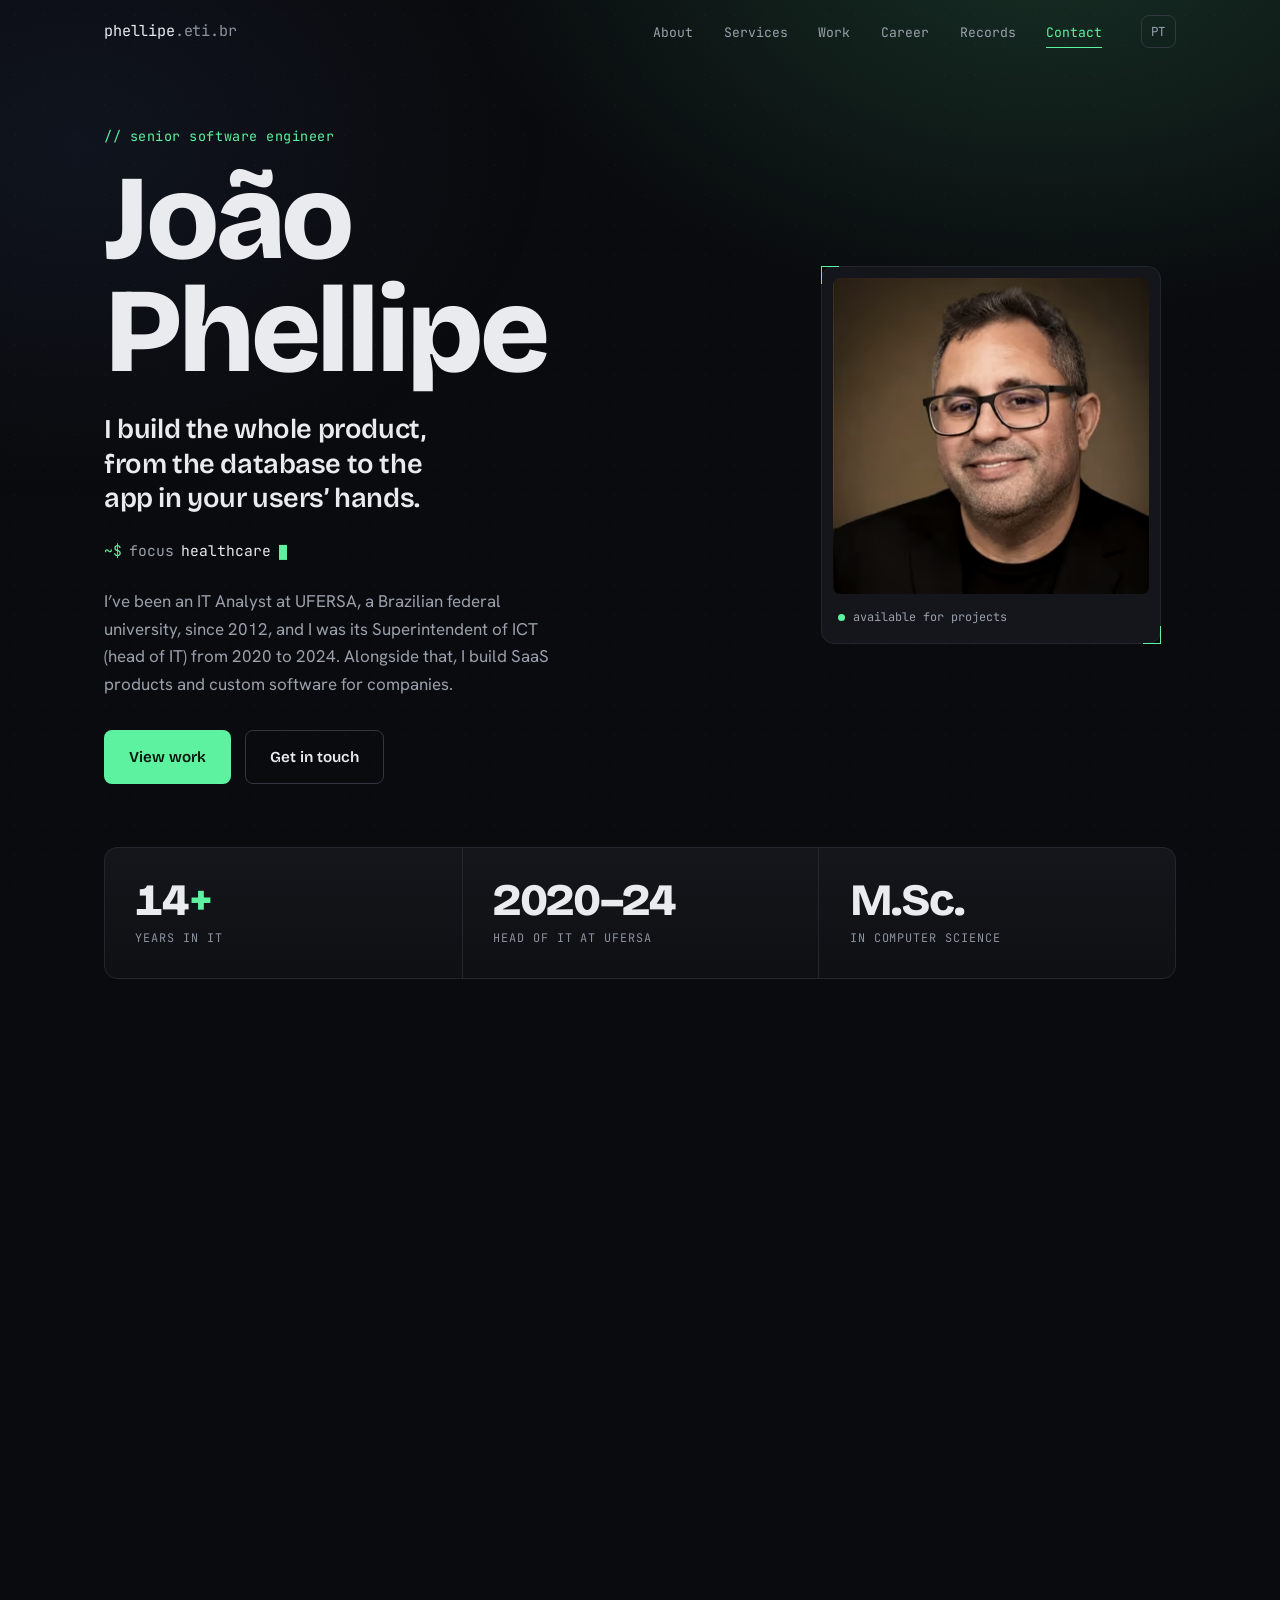
<file: en/index.html>
<!doctype html>
<!-- Gerado por tools/build.mjs a partir de src/content.mjs e styles.css. Não edite este arquivo: edite a fonte e rode `node tools/build.mjs`. -->
<html lang="en">
<head>
  <meta charset="utf-8">
  <meta name="viewport" content="width=device-width, initial-scale=1">
  <script>(function(d){d.classList.add('js');if(location.hash.length>1)d.classList.add('cv-off')})(document.documentElement)</script>
  <title>João Phellipe — Senior Software Engineer in Brazil (Remote)</title>
  <meta name="description" content="Remote senior software engineer in Brazil. IT Analyst at UFERSA, a federal university, since 2012; head of IT (2020–2024). Builds SaaS and custom software.">
  <link rel="canonical" href="https://phellipe.eti.br/en/">
  <link rel="alternate" hreflang="pt-BR" href="https://phellipe.eti.br/">
  <link rel="alternate" hreflang="pt" href="https://phellipe.eti.br/">
  <link rel="alternate" hreflang="en" href="https://phellipe.eti.br/en/">
  <link rel="alternate" hreflang="x-default" href="https://phellipe.eti.br/en/">
  <meta name="robots" content="max-image-preview:large">
  <meta name="author" content="João Phellipe de Freitas Pinto">
  <meta name="theme-color" content="#0A0B0E">
  <meta name="color-scheme" content="dark">

  <meta property="og:type" content="profile">
  <meta property="og:url" content="https://phellipe.eti.br/en/">
  <meta property="og:title" content="João Phellipe — Senior Software Engineer in Brazil (Remote)">
  <meta property="og:description" content="Remote senior software engineer in Brazil. IT Analyst at UFERSA, a federal university, since 2012; head of IT (2020–2024). Builds SaaS and custom software.">
  <meta property="og:image" content="https://phellipe.eti.br/assets/social/og-en-1200x630.jpg">
  <meta property="og:image:width" content="1200">
  <meta property="og:image:height" content="630">
  <meta property="og:image:type" content="image/jpeg">
  <meta property="og:image:alt" content="João Phellipe, senior software engineer: 14+ years in IT, head of IT at UFERSA from 2020 to 2024 and M.Sc. in Computer Science">
  <meta property="og:locale" content="en_US">
  <meta property="og:locale:alternate" content="pt_BR">
  <meta property="og:site_name" content="João Phellipe">
  <meta property="profile:first_name" content="João Phellipe">
  <meta property="profile:last_name" content="de Freitas Pinto">

  <meta name="twitter:card" content="summary_large_image">
  <meta name="twitter:title" content="João Phellipe — Senior Software Engineer in Brazil (Remote)">
  <meta name="twitter:description" content="Remote senior software engineer in Brazil. IT Analyst at UFERSA, a federal university, since 2012; head of IT (2020–2024). Builds SaaS and custom software.">
  <meta name="twitter:image" content="https://phellipe.eti.br/assets/social/og-en-1200x630.jpg">
  <meta name="twitter:image:alt" content="João Phellipe, senior software engineer: 14+ years in IT, head of IT at UFERSA from 2020 to 2024 and M.Sc. in Computer Science">

  <link rel="icon" href="/assets/favicon.svg" type="image/svg+xml">
  <link rel="icon" href="/assets/favicon-32.png" sizes="32x32" type="image/png">
  <link rel="apple-touch-icon" href="/assets/apple-touch-icon.png">
  <link rel="manifest" href="/site.webmanifest">

  <link rel="preload" as="image" type="image/avif" fetchpriority="high" imagesrcset="/assets/joao-phellipe-320.avif 320w, /assets/joao-phellipe-480.avif 480w, /assets/joao-phellipe-640.avif 640w" imagesizes="(max-width: 880px) 218px, 318px">
  <link rel="preload" href="/assets/fonts/bricolage-grotesque-latin-800-normal.woff2" as="font" type="font/woff2" crossorigin>
  <link rel="preload" href="/assets/fonts/bricolage-grotesque-latin-600-normal.woff2" as="font" type="font/woff2" crossorigin>
  <link rel="preload" href="/assets/fonts/hanken-grotesk-latin-400-normal.woff2" as="font" type="font/woff2" crossorigin>
  <link rel="preload" href="/assets/fonts/jetbrains-mono-latin-400-normal.woff2" as="font" type="font/woff2" crossorigin>

  <style>@font-face{font-family:'Bricolage Grotesque';src:url('/assets/fonts/bricolage-grotesque-latin-600-normal.woff2') format('woff2');font-weight:600;font-style:normal;font-display:fallback}@font-face{font-family:'Bricolage Grotesque';src:url('/assets/fonts/bricolage-grotesque-latin-800-normal.woff2') format('woff2');font-weight:800;font-style:normal;font-display:fallback}@font-face{font-family:'Hanken Grotesk';src:url('/assets/fonts/hanken-grotesk-latin-400-normal.woff2') format('woff2');font-weight:400;font-style:normal;font-display:fallback}@font-face{font-family:'Hanken Grotesk';src:url('/assets/fonts/hanken-grotesk-latin-500-normal.woff2') format('woff2');font-weight:500;font-style:normal;font-display:fallback}@font-face{font-family:'Hanken Grotesk';src:url('/assets/fonts/hanken-grotesk-latin-600-normal.woff2') format('woff2');font-weight:600;font-style:normal;font-display:fallback}@font-face{font-family:'JetBrains Mono';src:url('/assets/fonts/jetbrains-mono-latin-400-normal.woff2') format('woff2');font-weight:400;font-style:normal;font-display:fallback}@font-face{font-family:'JetBrains Mono';src:url('/assets/fonts/jetbrains-mono-latin-500-normal.woff2') format('woff2');font-weight:500;font-style:normal;font-display:fallback}:root{color-scheme:dark;--bg:#0A0B0E;--bg-2:#0E1014;--surface:#14161B;--surface-hi:#181B21;--line:#23262E;--line-hi:#333742;--text:#E9EBEF;--text-dim:#9AA1AD;--text-faint:#8C92A0;--accent:#5DF2A0;--accent-ink:#06150C;--accent-dim:rgba(93,242,160,0.12);--accent-line:rgba(93,242,160,0.42);--accent-glow:rgba(93,242,160,0.16);--font-display:'Bricolage Grotesque','Hanken Grotesk',sans-serif;--font-body:'Hanken Grotesk',system-ui,sans-serif;--font-mono:'JetBrains Mono',ui-monospace,'SFMono-Regular',monospace;--maxw:1200px;--gutter:clamp(1.25rem,5vw,4rem);--radius:13px;--radius-sm:8px;--ease:cubic-bezier(0.2,0.7,0.2,1)}*,*::before,*::after{box-sizing:border-box;margin:0;padding:0}html{scroll-behavior:smooth;scroll-padding-top:6rem;-webkit-text-size-adjust:100%}body{background:var(--bg);color:var(--text);font-family:var(--font-body);font-size:clamp(1rem,0.96rem + 0.2vw,1.0625rem);line-height:1.62;font-weight:400;-webkit-font-smoothing:antialiased;-moz-osx-font-smoothing:grayscale;overflow-x:hidden}body::before{content:"";position:fixed;inset:0;z-index:-2;background-image:radial-gradient(circle,rgba(255,255,255,0.02) 1px,transparent 1.3px);background-size:30px 30px;pointer-events:none}body::after{content:"";position:fixed;inset:0;z-index:-1;background:radial-gradient(60rem 40rem at 82% -8%,var(--accent-glow),transparent 62%),radial-gradient(50rem 38rem at 6% 16%,rgba(93,142,242,0.07),transparent 60%);pointer-events:none}img{display:block;max-width:100%;height:auto}ul,ol{list-style:none}a{color:inherit;text-decoration:none}button{font:inherit;color:inherit;cursor:pointer;background:none;border:none}::selection{background:var(--accent);color:var(--accent-ink)}:focus-visible{outline:2px solid var(--accent);outline-offset:3px;border-radius:3px}::-webkit-scrollbar{width:12px}::-webkit-scrollbar-track{background:var(--bg)}::-webkit-scrollbar-thumb{background:var(--line-hi);border-radius:8px;border:3px solid var(--bg)}::-webkit-scrollbar-thumb:hover{background:var(--text-faint)}.mono{font-family:var(--font-mono);font-variant-numeric:tabular-nums}.visually-hidden{position:absolute !important;width:1px;height:1px;padding:0;margin:-1px;overflow:hidden;clip:rect(0 0 0 0);white-space:nowrap;border:0}.nowrap{white-space:nowrap}h1,h2,h3,h4{overflow-wrap:break-word}.prose-link,.service-desc a,.work-desc a,.faq-item p a,.about-body a,.section-note a{color:var(--text);text-decoration:underline;text-decoration-color:var(--accent-line);text-decoration-thickness:1px;text-underline-offset:3px;transition:color 0.2s var(--ease),text-decoration-color 0.2s var(--ease)}.prose-link:hover,.service-desc a:hover,.work-desc a:hover,.faq-item p a:hover,.about-body a:hover,.section-note a:hover{color:var(--accent);text-decoration-color:var(--accent)}.ext-tail{white-space:nowrap}.ext{display:inline-block;width:0.72em;height:0.72em;vertical-align:-0.02em;color:var(--accent);fill:none;stroke:currentColor;stroke-width:2.6;stroke-linecap:round;stroke-linejoin:round}.skip-link{position:fixed;top:-120px;left:1rem;z-index:200;padding:0.7rem 1.1rem;background:var(--accent);color:var(--accent-ink);font-family:var(--font-mono);font-size:0.85rem;font-weight:400;border-radius:var(--radius-sm);transition:top 0.22s var(--ease)}.skip-link:focus{top:1rem}main{display:block}.section{max-width:var(--maxw);margin-inline:auto;padding-inline:var(--gutter);padding-block:clamp(4.5rem,10vh,8rem)}main>.section{content-visibility:auto;contain-intrinsic-size:auto 1200px}html.cv-off main>.section{content-visibility:visible}.section-head{margin-bottom:clamp(2.25rem,5vw,3.5rem)}.kicker{display:flex;align-items:center;gap:0.6rem;font-size:0.76rem;font-weight:400;letter-spacing:0.16em;text-transform:uppercase;color:var(--text-faint)}.kicker-num{color:var(--accent)}.kicker::after{content:"";flex:1;height:1px;background:linear-gradient(to right,var(--line),transparent)}.section-title{margin-top:1.15rem;font-family:var(--font-display);font-weight:600;font-size:clamp(1.95rem,1.2rem + 2.6vw,3.15rem);line-height:1.06;letter-spacing:-0.02em;color:var(--text);max-width:24ch;text-wrap:balance}.section-title .nowrap{display:inline-block;max-width:100%;white-space:normal}.section-note{margin-top:1.1rem;max-width:56ch;color:var(--text-dim)}.site-header{position:fixed;top:0;left:0;right:0;z-index:100;transition:background 0.3s var(--ease),border-color 0.3s var(--ease),backdrop-filter 0.3s var(--ease);border-bottom:1px solid transparent}.site-header.scrolled{background:rgba(10,11,14,0.82);backdrop-filter:blur(14px) saturate(140%);-webkit-backdrop-filter:blur(14px) saturate(140%);border-bottom-color:var(--line)}.nav{max-width:var(--maxw);margin-inline:auto;padding:0.95rem var(--gutter);display:flex;align-items:center;gap:1rem}.brand{margin-right:auto;font-family:var(--font-mono);font-size:0.95rem;font-weight:400;letter-spacing:-0.01em;color:var(--text)}.brand-accent{color:var(--text-faint)}.brand:hover .brand-accent{color:var(--accent)}.nav-menu{display:flex;align-items:center;gap:clamp(1.25rem,3vw,2.5rem)}.nav-links{display:flex;align-items:center;gap:clamp(1.1rem,2.4vw,2rem)}.nav-links a{position:relative;font-family:var(--font-mono);font-size:0.82rem;color:var(--text-dim);padding:0.3rem 0;transition:color 0.2s var(--ease)}.nav-links a::after{content:"";position:absolute;left:0;bottom:-2px;width:100%;height:1px;background:var(--accent);transform:scaleX(0);transform-origin:left;transition:transform 0.25s var(--ease)}.nav-links a:hover{color:var(--text)}.nav-links a:hover::after,.nav-links a.active::after{transform:scaleX(1)}.nav-links a.active{color:var(--accent)}.lang-toggle{order:2;margin-left:calc(clamp(1.25rem,3vw,2.5rem) - 1rem);font-family:var(--font-mono);font-size:0.78rem;font-weight:400;color:var(--text-dim);padding:0.34rem 0.6rem;border:1px solid var(--line-hi);border-radius:var(--radius-sm);transition:color 0.2s var(--ease),border-color 0.2s var(--ease),background 0.2s var(--ease)}.lang-toggle:hover{color:var(--accent);border-color:var(--accent-line);background:var(--accent-dim)}.nav-toggle{order:3;display:none;width:42px;height:42px;flex-direction:column;justify-content:center;align-items:center;gap:5px;border:1px solid var(--line-hi);border-radius:var(--radius-sm)}.nav-toggle span{display:block;width:17px;height:1.5px;background:var(--text);transition:transform 0.25s var(--ease),opacity 0.2s var(--ease)}.site-header.menu-open .nav-toggle span:first-child{transform:translateY(3.25px) rotate(45deg)}.site-header.menu-open .nav-toggle span:last-child{transform:translateY(-3.25px) rotate(-45deg)}.btn{display:inline-flex;align-items:center;gap:0.5rem;padding:0.85rem 1.5rem;font-family:var(--font-display);font-size:0.95rem;font-weight:600;border-radius:var(--radius-sm);border:1px solid transparent;transition:transform 0.2s var(--ease),background 0.2s var(--ease),border-color 0.2s var(--ease),color 0.2s var(--ease),box-shadow 0.2s var(--ease)}.btn-primary{background:var(--accent);color:var(--accent-ink)}.btn-primary:hover{transform:translateY(-2px);box-shadow:0 12px 30px -10px var(--accent-glow),0 0 0 1px var(--accent-line)}.btn-ghost{border-color:var(--line-hi);color:var(--text)}.btn-ghost:hover{border-color:var(--accent-line);color:var(--accent);background:var(--accent-dim);transform:translateY(-2px)}.hero{max-width:var(--maxw);margin-inline:auto;padding-inline:var(--gutter);padding-block:clamp(7rem,14vh,10rem) clamp(3rem,6vh,4.5rem);min-height:min(100svh,1600px);display:flex;flex-direction:column;justify-content:center;gap:clamp(2.5rem,7vh,5rem)}.hero-grid{display:grid;grid-template-columns:1.55fr 0.9fr;gap:clamp(2rem,5vw,4.5rem);align-items:center}.hero-title{display:flex;flex-direction:column-reverse;gap:1rem;font-size:inherit;font-weight:inherit;line-height:inherit}.hero-role{font-family:var(--font-mono);font-size:0.84rem;font-weight:400;line-height:1.5;letter-spacing:0.04em;color:var(--accent)}.hero-role::before{content:"// ";content:"// " / ""}.hero-name{display:block;font-family:var(--font-display);font-weight:800;font-size:clamp(3.1rem,1.5rem + 8vw,7.5rem);line-height:0.94;letter-spacing:-0.035em}.hero-statement{margin-top:1.5rem;max-width:26ch;font-family:var(--font-display);font-weight:600;font-size:clamp(1.2rem,1rem + 1vw,1.7rem);line-height:1.28;letter-spacing:-0.015em;color:var(--text);text-wrap:balance}.hero-focus{margin-top:1.4rem;font-size:0.92rem;color:var(--text-dim);display:flex;align-items:center;flex-wrap:wrap;gap:0.45rem}.hero-focus .prompt{color:var(--accent)}.hero-focus .typed{color:var(--text);font-weight:400}.caret{display:inline-block;width:0.55em;height:1.05em;background:var(--accent);transform:translateY(0.13em);animation:blink 1.15s steps(1,end) 4}.hero-sub{margin-top:1.6rem;max-width:46ch;color:var(--text-dim)}.hero-cta{margin-top:2rem;display:flex;flex-wrap:wrap;gap:0.85rem}.hero-aside{display:flex;justify-content:center}.portrait{position:relative;width:min(100%,340px);padding:0.7rem;border:1px solid var(--line);border-radius:var(--radius);background:var(--surface)}.portrait::before,.portrait::after{content:"";position:absolute;width:18px;height:18px;border:1.5px solid var(--accent)}.portrait::before{top:-1px;left:-1px;border-right:0;border-bottom:0}.portrait::after{bottom:-1px;right:-1px;border-left:0;border-top:0}.portrait picture{display:block}.portrait img{width:100%;aspect-ratio:1;object-fit:cover;border-radius:calc(var(--radius) - 6px);background:#2a1f14;filter:grayscale(0.32) contrast(1.04);transition:filter 0.4s var(--ease)}.portrait:hover img{filter:grayscale(0) contrast(1)}.portrait-tag{display:flex;align-items:center;gap:0.5rem;margin-top:0.7rem;padding:0.15rem 0.3rem 0.3rem;font-size:0.74rem;color:var(--text-dim)}.status-dot{position:relative;width:7px;height:7px;border-radius:50%;background:var(--accent)}.status-dot::after{content:"";position:absolute;inset:0;border-radius:50%;background:var(--accent);opacity:0;animation:pulse 2.4s var(--ease) 2}.hero-stats{display:grid;grid-template-columns:repeat(3,1fr);border:1px solid var(--line);border-radius:var(--radius);background:linear-gradient(180deg,var(--surface),var(--bg-2));overflow:hidden}.hero-stats li{padding:clamp(1.25rem,3vw,1.9rem);display:flex;flex-direction:column;gap:0.35rem}.hero-stats li + li{border-left:1px solid var(--line)}.stat-num{font-family:var(--font-display);font-weight:800;font-size:clamp(1.9rem,1.2rem + 2vw,2.9rem);line-height:1;letter-spacing:-0.03em;font-variant-numeric:tabular-nums}.stat-plus{color:var(--accent)}.stat-label{font-size:0.74rem;letter-spacing:0.08em;text-transform:uppercase;color:var(--text-faint)}.about-body{display:flex;flex-direction:column;gap:1.4rem;max-width:64ch;font-size:clamp(1.05rem,1rem + 0.35vw,1.22rem);line-height:1.66;color:var(--text-dim)}.about-body p strong,.about-body p b{color:var(--text);font-weight:600}.stack-grid{display:grid;grid-template-columns:repeat(auto-fit,minmax(230px,1fr));gap:1.6rem 2rem}.stack-group{border-top:1px solid var(--line);padding-top:1.2rem}.stack-label{font-size:0.78rem;font-weight:500;letter-spacing:0.12em;text-transform:uppercase;color:var(--accent);margin-bottom:0.95rem}.tag-list{display:flex;flex-wrap:wrap;gap:0.5rem}.tag{font-family:var(--font-mono);font-size:0.78rem;color:var(--text-dim);padding:0.32rem 0.62rem;border:1px solid var(--line);border-radius:var(--radius-sm);background:var(--surface);transition:color 0.18s var(--ease),border-color 0.18s var(--ease)}.stack-group .tag:hover{color:var(--text);border-color:var(--line-hi)}.work-list{display:grid;grid-template-columns:repeat(2,1fr);gap:1.1rem}.work-card{position:relative;display:flex;flex-direction:column;gap:0.95rem;padding:clamp(1.4rem,3vw,1.9rem);background:var(--surface);border:1px solid var(--line);border-radius:var(--radius);transition:transform 0.25s var(--ease),border-color 0.25s var(--ease),background 0.25s var(--ease)}.work-card:hover{transform:translateY(-4px);border-color:var(--accent-line);background:var(--surface-hi)}.work-card-head{display:flex;align-items:baseline;gap:0.85rem}.work-num{font-size:0.8rem;font-weight:500;color:var(--text-faint);transition:color 0.25s var(--ease)}.work-card:hover .work-num{color:var(--accent)}.work-title{font-family:var(--font-display);font-weight:600;font-size:clamp(1.1rem,1rem + 0.5vw,1.32rem);line-height:1.2;letter-spacing:-0.015em}.work-desc{color:var(--text-dim);font-size:0.96rem;line-height:1.58;flex:1}.work-tags{display:flex;flex-wrap:wrap;gap:0.4rem;padding-top:0.3rem}.work-tags .tag{font-size:0.72rem;padding:0.24rem 0.5rem;background:var(--bg-2)}.work-groups{display:flex;flex-direction:column;gap:clamp(2.5rem,5vw,3.5rem)}.work-group-title{display:flex;align-items:center;gap:0.7rem;margin-bottom:1.1rem;font-size:0.78rem;font-weight:500;letter-spacing:0.14em;text-transform:uppercase;color:var(--text-faint)}.work-group-title::after{content:"";flex:1;height:1px;background:linear-gradient(to right,var(--line),transparent)}.work-badge{align-self:flex-start;font-size:0.7rem;font-weight:500;letter-spacing:0.08em;text-transform:uppercase;color:var(--accent);padding:0.28rem 0.6rem;border:1px solid var(--accent-line);border-radius:999px;background:var(--accent-dim);line-height:1.4}.work-links{display:flex;flex-wrap:wrap;gap:0.35rem 1.2rem}.work-links a{display:inline-block;min-height:24px;font-size:0.9rem;font-weight:500;color:var(--text);text-decoration:underline;text-decoration-color:var(--accent-line);text-underline-offset:3px;transition:color 0.2s var(--ease),text-decoration-color 0.2s var(--ease)}.work-links a:hover{color:var(--accent);text-decoration-color:var(--accent)}.work-card.is-featured{grid-column:1 / -1;border-color:var(--accent-line);background:radial-gradient(40rem 18rem at 100% 0%,var(--accent-glow),transparent 70%),var(--surface)}.work-card.is-featured .work-title{font-size:clamp(1.3rem,1.1rem + 0.9vw,1.7rem)}.work-card.is-featured .work-desc{max-width:78ch}.work-list:not(:has(>.is-featured))>.work-card:last-child:nth-child(odd),.work-list:has(>.is-featured)>.work-card:last-child:nth-child(even),.doc-list>.doc-item:last-child:nth-child(odd){grid-column:1 / -1}.work-list>.work-card:last-child .work-desc{max-width:78ch}.service-grid{display:grid;grid-template-columns:repeat(3,minmax(0,1fr));gap:1.1rem}.service-card{display:flex;flex-direction:column;gap:0.75rem;padding:clamp(1.3rem,2.6vw,1.7rem);background:var(--surface);border:1px solid var(--line);border-radius:var(--radius);transition:border-color 0.25s var(--ease),transform 0.25s var(--ease)}.service-card:hover{border-color:var(--accent-line);transform:translateY(-3px)}.service-num{font-size:0.76rem;color:var(--accent)}.service-title{font-family:var(--font-display);font-weight:600;font-size:1.14rem;line-height:1.25;letter-spacing:-0.01em}.service-desc{color:var(--text-dim);font-size:0.95rem;line-height:1.58}.video-player{max-width:960px}.video-frame{position:relative;overflow:hidden;aspect-ratio:16 / 9;border:1px solid var(--line);border-radius:var(--radius);background:#000}.video-frame video{position:absolute;inset:0;display:block;width:100%;height:100%;background:#000}html.js .video-frame:not(.is-ready) video{display:none}.video-fallback{position:absolute;left:0;right:0;bottom:0;padding:0.9rem 1.1rem;background:rgba(10,11,14,0.9);border-top:1px solid var(--line);color:var(--text);font-size:0.92rem}.video-fallback:empty{padding:0;border:0}.video-caption{margin-top:0.85rem;font-size:0.76rem;letter-spacing:0.04em;color:var(--text-faint)}.transcript{max-width:960px;margin-top:1.4rem;border:1px solid var(--line);border-radius:var(--radius);background:var(--surface)}.transcript summary{display:flex;align-items:center;justify-content:space-between;gap:1rem;min-height:48px;padding:0.85rem 1.2rem;cursor:pointer;list-style:none;font-family:var(--font-mono);font-size:0.85rem;color:var(--text)}.transcript summary::-webkit-details-marker{display:none}.transcript summary::after{content:"+";font-size:1.1rem;line-height:1;color:var(--accent)}.transcript[open] summary::after{content:"\2212"}.transcript summary:hover{color:var(--accent)}.transcript-body{display:flex;flex-direction:column;gap:0.95rem;max-width:72ch;padding:0.2rem 1.2rem 1.4rem;color:var(--text-dim)}.transcript-note{font-size:0.8rem;color:var(--text-faint)}.video-more{margin-top:1.4rem}.watch{max-width:var(--maxw);margin-inline:auto;padding:5.5rem var(--gutter) clamp(3.5rem,8vh,6rem)}.watch-wrap{max-width:960px}.watch-title{font-family:var(--font-display);font-weight:600;font-size:clamp(1.55rem,1.05rem + 1.9vw,2.4rem);line-height:1.12;letter-spacing:-0.02em;text-wrap:balance;margin-bottom:1.1rem}.watch-player{width:min(100%,max(20rem,calc((100svh - 14rem) * 16 / 9)))}.watch-intro{margin-top:1.4rem;max-width:66ch;color:var(--text-dim)}.watch-section{margin-top:clamp(2.25rem,5vw,3.25rem)}.watch-h2{margin-bottom:1.1rem;font-family:var(--font-display);font-weight:600;font-size:clamp(1.3rem,1.1rem + 0.8vw,1.6rem);line-height:1.15;letter-spacing:-0.015em}.chapters{display:grid;grid-template-columns:repeat(auto-fill,minmax(min(100%,22rem),1fr));gap:0.6rem}.chapters a{display:flex;align-items:baseline;gap:0.9rem;min-height:48px;padding:0.75rem 1rem;border:1px solid var(--line);border-radius:var(--radius-sm);background:var(--surface);color:var(--text);text-decoration:none;transition:border-color 0.2s var(--ease),background 0.2s var(--ease)}.chapters a:hover{border-color:var(--accent-line);background:var(--surface-hi)}.chapter-time{flex:none;min-width:2.6ch;font-size:0.82rem;color:var(--accent)}.chapter-name{min-width:0;overflow-wrap:anywhere}.watch-transcript{display:flex;flex-direction:column;gap:0.95rem;max-width:72ch;color:var(--text-dim)}.watch-links{margin-top:clamp(2.25rem,5vw,3.25rem);display:flex;flex-wrap:wrap;gap:0.85rem}.watch-contact p{max-width:56ch;color:var(--text-dim)}.watch-contact .contact-actions{justify-content:flex-start;margin:1.4rem 0 0}.doc-list{display:grid;grid-template-columns:repeat(2,minmax(0,1fr));gap:1.1rem}.doc-item{display:flex;flex-direction:column;gap:0.6rem;padding:clamp(1.25rem,2.6vw,1.6rem);background:var(--surface);border:1px solid var(--line);border-radius:var(--radius)}.doc-period{font-size:0.76rem;letter-spacing:0.04em;color:var(--accent)}.doc-title{font-family:var(--font-display);font-weight:600;font-size:1.08rem;line-height:1.3;letter-spacing:-0.01em}.doc-desc{color:var(--text-dim);font-size:0.94rem;line-height:1.55}.doc-links{display:flex;flex-direction:column;gap:0.35rem;margin-top:0.2rem}.doc-links a{display:inline-block;min-height:24px;padding:0.12rem 0;font-size:0.9rem;color:var(--text);text-decoration:underline;text-decoration-color:var(--accent-line);text-underline-offset:3px;transition:color 0.2s var(--ease),text-decoration-color 0.2s var(--ease)}.doc-links a:hover{color:var(--accent);text-decoration-color:var(--accent)}.faq-list{display:grid;grid-template-columns:repeat(2,minmax(0,1fr));gap:1.6rem 2.4rem}.faq-item{border-top:1px solid var(--line);padding-top:1.1rem}.faq-item h3{font-family:var(--font-display);font-weight:600;font-size:1.1rem;line-height:1.3;letter-spacing:-0.01em}.faq-item p{margin-top:0.55rem;color:var(--text-dim);font-size:0.96rem}.path-grid{display:grid;grid-template-columns:1.5fr 1fr;gap:clamp(2.5rem,6vw,5rem)}.sub-label{font-size:0.78rem;font-weight:500;letter-spacing:0.14em;text-transform:uppercase;color:var(--text-faint);margin-bottom:1.8rem}.timeline{display:flex;flex-direction:column}.timeline-item{position:relative;padding-left:1.8rem;padding-bottom:2.1rem;border-left:1px solid var(--line)}.timeline-item:last-child{padding-bottom:0}.timeline-item::before{content:"";position:absolute;left:-5px;top:0.4rem;width:9px;height:9px;border-radius:50%;background:var(--bg);border:1.5px solid var(--line-hi);transition:border-color 0.25s var(--ease),background 0.25s var(--ease)}.timeline-item:first-child::before{background:var(--accent);border-color:var(--accent);box-shadow:0 0 0 4px var(--accent-dim)}.timeline-period{font-size:0.76rem;letter-spacing:0.04em;color:var(--accent)}.timeline-role{margin-top:0.4rem;font-family:var(--font-display);font-weight:600;font-size:1.12rem;line-height:1.3;letter-spacing:-0.01em}.work-title,.doc-title,.timeline-role,.service-title,.edu-degree,.faq-item h3{text-wrap:balance}.timeline-desc{margin-top:0.45rem;color:var(--text-dim);font-size:0.95rem;line-height:1.55}.edu-list{display:flex;flex-direction:column;gap:1.3rem}.edu-item{display:flex;flex-direction:column;gap:0.3rem;padding-bottom:1.3rem;border-bottom:1px solid var(--line)}.edu-list .edu-item:last-child{border-bottom:0;padding-bottom:0}.edu-degree{font-family:var(--font-display);font-weight:600;font-size:1.02rem;letter-spacing:-0.01em}.edu-meta{font-size:0.78rem;color:var(--text-faint)}.pub-list{display:flex;flex-direction:column}.pub-item{display:grid;grid-template-columns:4.5rem 1fr;gap:1.5rem;padding:1.4rem 0;border-top:1px solid var(--line);align-items:start}.pub-list .pub-item:last-child{border-bottom:1px solid var(--line)}.pub-year{font-size:0.82rem;color:var(--accent);padding-top:0.15rem}.pub-text{color:var(--text-dim);max-width:60ch}.pub-body{display:flex;flex-direction:column;gap:0.35rem;max-width:72ch}.pub-title{color:var(--text);font-weight:500;line-height:1.45}.pub-meta{color:var(--text-dim);font-size:0.92rem}.pub-meta cite{font-style:italic}.pub-doi a{display:inline-block;min-height:24px;font-family:var(--font-mono);font-size:0.8rem;color:var(--text-dim);text-decoration:underline;text-decoration-color:var(--accent-line);text-underline-offset:3px}.pub-doi a:hover{color:var(--accent)}.section-contact{text-align:center;position:relative}.section-contact .section-head{display:flex;flex-direction:column;align-items:center}.section-contact .kicker{width:100%;max-width:28rem}.section-contact .section-title{max-width:18ch;font-weight:800}.section-contact .section-note{text-align:center}.contact-actions{display:flex;flex-wrap:wrap;justify-content:center;gap:0.85rem;margin-bottom:2.75rem}.contact-links{display:grid;grid-template-columns:repeat(2,minmax(0,1fr));gap:1rem;max-width:30rem;margin:0 auto 2.25rem}.contact-links a{display:flex;flex-direction:column;gap:0.25rem;padding:1.05rem 1.2rem;text-align:left;border:1px solid var(--line);border-radius:var(--radius);background:var(--surface);transition:border-color 0.2s var(--ease),background 0.2s var(--ease),transform 0.2s var(--ease)}.contact-links a:hover{border-color:var(--accent-line);background:var(--surface-hi);transform:translateY(-3px)}.link-label{font-size:0.74rem;letter-spacing:0.1em;text-transform:uppercase;color:var(--text-faint)}.link-value{color:var(--text);font-weight:500;font-size:0.95rem}.contact-loc{font-size:0.8rem;color:var(--text-faint);letter-spacing:0.04em}.vcard{position:relative;max-width:clamp(15rem,60vw,19rem);margin:2.75rem auto;padding:clamp(1.4rem,4vw,1.8rem);display:flex;flex-direction:column;align-items:center;gap:1.05rem;background:var(--surface);border:1px solid var(--line);border-radius:var(--radius)}.vcard::before,.vcard::after{content:"";position:absolute;width:18px;height:18px;border:1.5px solid var(--accent)}.vcard::before{top:-1px;left:-1px;border-right:0;border-bottom:0}.vcard::after{bottom:-1px;right:-1px;border-left:0;border-top:0}.vcard-code{position:relative;overflow:hidden;padding:0.7rem;background:#ffffff;border-radius:var(--radius-sm)}.vcard-code img{display:block;width:180px;height:180px}.vcard-scan{position:absolute;left:0;right:0;top:0;height:3px;opacity:0;background:linear-gradient(180deg,transparent,var(--accent),transparent);box-shadow:0 0 8px 1px var(--accent-glow);pointer-events:none}.vcard.is-visible .vcard-scan{animation:vcard-scan 0.9s var(--ease) 0.35s 1}.vcard-caption{font-size:0.78rem;letter-spacing:0.04em;color:var(--text-faint)}.vcard-phone{margin-top:-0.35rem;font-size:0.95rem;font-variant-numeric:tabular-nums;color:var(--text)}.vcard-phone .mono{margin-right:0.35rem;font-size:0.74rem;letter-spacing:0.1em;text-transform:uppercase;color:var(--text-dim)}.site-footer{border-top:1px solid var(--line);margin-top:2rem}.footer-inner{max-width:var(--maxw);margin-inline:auto;padding:2.5rem var(--gutter);display:flex;flex-wrap:wrap;align-items:center;gap:0.6rem 1.6rem}.footer-name{font-family:var(--font-display);font-weight:600;font-size:1.05rem}.footer-meta{font-size:0.78rem;color:var(--text-faint)}.footer-craft{font-size:0.85rem;color:var(--text-dim)}.footer-links{flex-basis:100%;display:flex;flex-wrap:wrap;gap:0.4rem 1.4rem}.footer-links a,.footer-top{display:inline-flex;align-items:center;min-height:24px;font-family:var(--font-mono);font-size:0.8rem;color:var(--text-dim);transition:color 0.2s var(--ease)}.footer-links a:hover,.footer-top:hover{color:var(--accent)}.notfound{max-width:var(--maxw);margin-inline:auto;padding:clamp(8rem,18vh,11rem) var(--gutter) clamp(4rem,10vh,6rem);min-height:70svh}.notfound-code{font-size:0.84rem;letter-spacing:0.04em;color:var(--accent)}.notfound h1{margin-top:1rem;font-family:var(--font-display);font-weight:800;font-size:clamp(2.6rem,1.4rem + 5vw,5rem);line-height:0.98;letter-spacing:-0.03em}.notfound p:not(.notfound-code){margin-top:1.2rem;max-width:56ch;color:var(--text-dim)}.notfound-links{margin-top:2rem;display:flex;flex-wrap:wrap;gap:0.85rem}html.js [data-reveal]{opacity:0;transform:translateY(22px)}[data-reveal]{transition:opacity 0.7s var(--ease),transform 0.7s var(--ease)}html.js [data-reveal].is-visible{opacity:1;transform:none}.work-card[data-reveal]:nth-child(even){transition-delay:0.09s}@keyframes blink{0%,100%{opacity:1}50%{opacity:0}}@keyframes pulse{0%{transform:scale(1);opacity:0.45}70%{transform:scale(3.6);opacity:0}100%{transform:scale(3.6);opacity:0}}@keyframes rise{from{transform:translateY(18px)}to{transform:none}}@keyframes vcard-scan{0%{transform:translateY(0);opacity:0}15%{opacity:1}85%{opacity:1}100%{transform:translateY(180px);opacity:0}}.hero-statement,.hero-focus,.hero-sub,.hero-cta,.hero-stats{animation:rise 0.8s var(--ease) backwards}.hero-statement{animation-delay:0.05s}.hero-focus{animation-delay:0.12s}.hero-sub{animation-delay:0.18s}.hero-cta{animation-delay:0.24s}.hero-stats{animation-delay:0.3s}@media (max-width:880px){.nav-toggle{display:flex}.nav-menu{position:absolute;top:100%;left:0;right:0;flex-direction:column;align-items:stretch;gap:1.5rem;padding:1.5rem var(--gutter) 2rem;background:var(--bg-2);border-bottom:1px solid var(--line);transform:translateY(-12px);opacity:0;pointer-events:none;visibility:hidden;transition:opacity 0.25s var(--ease),transform 0.25s var(--ease),visibility 0s linear 0.25s}.site-header.menu-open .nav-menu{transform:translateY(0);opacity:1;pointer-events:auto;visibility:visible;transition-delay:0s}.site-header.menu-open{background:rgba(10,11,14,0.92);backdrop-filter:blur(14px);-webkit-backdrop-filter:blur(14px)}.nav-links{flex-direction:column;align-items:flex-start;gap:1.1rem}.nav-links a{font-size:1rem}.lang-toggle{margin-left:0}.hero-grid{grid-template-columns:1fr;gap:2.75rem}.hero-aside{order:-1;justify-content:flex-start}.portrait{width:min(64%,240px)}.hero-statement,.hero-sub{max-width:none}.work-list{grid-template-columns:1fr}.path-grid{grid-template-columns:1fr;gap:3rem}.doc-list,.faq-list{grid-template-columns:1fr}}@media (max-width:1000px){.service-grid{grid-template-columns:repeat(2,minmax(0,1fr))}}@media (max-width:640px){.service-grid{grid-template-columns:1fr}}@media (max-width:540px){.hero-stats{grid-template-columns:1fr}.hero-stats li + li{border-left:0;border-top:1px solid var(--line)}.contact-links{grid-template-columns:1fr}.pub-item{grid-template-columns:1fr;gap:0.4rem}}@media (max-width:400px){.portrait{width:min(78%,250px)}.work-badge{letter-spacing:0.04em}}@media (prefers-reduced-motion:reduce){*,*::before,*::after{animation-duration:0.01ms !important;animation-iteration-count:1 !important;transition-duration:0.01ms !important;scroll-behavior:auto !important}}@media print{:root{color-scheme:light;--bg:#fff;--text:#111;--text-dim:#333;--text-faint:#555;--line:#ccc;--surface:#fff;--accent:#0a7c43}body{background:#fff;color:#111}body::before,body::after{display:none}.site-header,.nav-toggle,.lang-toggle,.hero-cta,.contact-actions,.footer-links,.caret,.status-dot,.vcard .btn,#video{display:none !important}[data-reveal]{opacity:1 !important;transform:none !important}main>.section{content-visibility:visible}.hero{min-height:auto;padding-block:1rem}.hero-grid{grid-template-columns:1fr}.section{padding-block:1.5rem}.work-list{grid-template-columns:1fr 1fr}.work-card,.contact-links a,.doc-item,.service-card{border:1px solid #ccc}a{color:#111}.work-card,.timeline-item,.doc-item,.service-card{break-inside:avoid}}</style>
</head>
<body>
  <a class="skip-link" href="#conteudo">Skip to content</a>

  <header class="site-header" id="site-header">
    <nav class="nav" aria-label="Primary">
      <a class="brand" href="#topo">phellipe<span class="brand-accent">.eti.br</span></a>

      <button class="nav-toggle" type="button" data-menu-toggle aria-label="Open menu" aria-expanded="false" aria-controls="nav-menu">
        <span aria-hidden="true"></span>
        <span aria-hidden="true"></span>
      </button>

      <div class="nav-menu" id="nav-menu">
        <ul class="nav-links">
          <li><a href="#sobre">About</a></li>
          <li><a href="#servicos">Services</a></li>
          <li><a href="#trabalhos">Work</a></li>
          <li><a href="#trajetoria">Career</a></li>
          <li><a href="#documentos">Records</a></li>
          <li><a href="#contato">Contact</a></li>
        </ul>
      </div>

      <!-- fora do menu: no celular a troca de idioma fica visível ao lado do botão -->
      <a class="lang-toggle" href="/" hreflang="pt-BR" lang="pt-BR" aria-label="PT — versão em português">PT</a>
    </nav>
  </header>

  <main id="conteudo">

    <!-- ============ HERO ============ -->
    <section class="hero" id="topo" aria-labelledby="hero-title">
      <div class="hero-grid">
        <div class="hero-main">
          <h1 class="hero-title" id="hero-title">
            <span class="hero-name">João Phellipe</span>
            <span class="hero-role"><span class="visually-hidden">— </span>senior software engineer</span>
          </h1>
          <p class="hero-statement">I build the whole product, from the database to the app in your users’ hands.</p>
          <p class="hero-focus mono">
            <span class="prompt" aria-hidden="true">~$</span>
            <span>focus</span><span class="visually-hidden">: healthcare, SaaS, finance, AI agents, education, public sector.</span>
            <span class="typed" aria-hidden="true" data-typed data-typed-words="healthcare|SaaS|finance|AI agents|education|public sector">healthcare</span><span class="caret" aria-hidden="true"></span>
          </p>
          <p class="hero-sub">I’ve been an IT Analyst at UFERSA, a Brazilian federal university, since 2012, and I was its Superintendent of ICT (head of IT) from 2020 to 2024. Alongside that, I build SaaS products and custom software for companies.</p>
          <div class="hero-cta">
            <a class="btn btn-primary" href="#trabalhos">View work</a>
            <a class="btn btn-ghost" href="#contato">Get in touch</a>
          </div>
        </div>

        <div class="hero-aside">
          <figure class="portrait">
            <picture>
              <source type="image/avif" srcset="/assets/joao-phellipe-320.avif 320w, /assets/joao-phellipe-480.avif 480w, /assets/joao-phellipe-640.avif 640w" sizes="(max-width: 880px) 218px, 318px">
              <source type="image/webp" srcset="/assets/joao-phellipe-320.webp 320w, /assets/joao-phellipe-480.webp 480w, /assets/joao-phellipe-640.webp 640w" sizes="(max-width: 880px) 218px, 318px">
              <img src="/assets/joao-phellipe-640.jpg" width="640" height="640" fetchpriority="high" alt="João Phellipe, software engineer, wearing glasses and a black blazer, smiling in a studio portrait">
            </picture>
            <figcaption class="portrait-tag mono">
              <span class="status-dot" aria-hidden="true"></span>
              <span>available for projects</span>
            </figcaption>
          </figure>
        </div>
      </div>

      <ul class="hero-stats" aria-label="Summary">
        <li>
          <span class="stat-num">14<span class="stat-plus">+</span></span>
          <span class="stat-label mono">years in IT</span>
        </li>
        <li>
          <span class="stat-num">2020–24</span>
          <span class="stat-label mono">Head of IT at UFERSA</span>
        </li>
        <li>
          <span class="stat-num">M.Sc.</span>
          <span class="stat-label mono">in Computer Science</span>
        </li>
      </ul>
    </section>

    <!-- ============ 00 — VÍDEO ============ -->
    <section class="section section-video" id="video" aria-labelledby="video-title">
      <header class="section-head" data-reveal>
        <p class="kicker mono"><span class="kicker-num">00</span><span>Video</span></p>
        <h2 class="section-title" id="video-title">My work in a short video.</h2>
        <p class="section-note" id="video-desc">A short introduction to my career at UFERSA and to the systems I built, modernized or helped build. English narration, with captions and a transcript.</p>
      </header>
      <figure class="video-player" data-reveal>
        <div class="video-frame">
          <video id="video-apresentacao" controls playsinline preload="none" width="1280" height="720" data-poster="/assets/video/poster-en.jpg" aria-describedby="video-desc">
            <source src="/assets/video/joao-phellipe-en.mp4" type="video/mp4">
            <track kind="captions" srclang="en" label="English" src="/assets/video/joao-phellipe-en.vtt">
            <p>Your browser does not play video. <a href="/assets/video/joao-phellipe-en.mp4">Download the introduction video (MP4)</a></p>
          </video>
          <div class="video-fallback" role="status" data-msg="The video couldn’t be loaded. The full transcript is right below."></div>
        </div>
        <figcaption class="video-caption mono">1 min 37 sec · English captions</figcaption>
      </figure>
      <p class="video-more" data-reveal><a class="btn btn-ghost" href="/en/video/">Open the video page, with chapters</a></p>
      <details class="transcript" data-reveal>
        <summary>Video transcript</summary>
        <div class="transcript-body">
          <p>João: Nice to meet you, I’m João Phellipe.</p>
          <p>João: I build the whole product, from the database to the app in your users’ hands.</p>
          <p>He ran IT for a federal university. He still codes.</p>
          <p>His product, Maintenance, runs at a pilot hospital. Technicians log work orders, even offline. In telemedicine, he added ICP-Brasil digital signatures.</p>
          <p>He shipped an AI sales agent, live on WhatsApp. He created Quanto Sobra. Google Play: published.</p>
          <p>He built a food manufacturer’s order flow.</p>
          <p>He integrated AI to generate learning paths.</p>
          <p>He co-developed this system and created its Telegram alerts. 13 systems, this film alone. Mock data, brands hidden. Master’s in Computer Science. Doctoral student in Education. And one more thing.</p>
          <p>This video was built in code. Voices, music and avatar: AI.</p>
          <p>João: Let’s build yours.</p>
          <p>Your whole product.</p>
        </div>
      </details>
    </section>

    <!-- ============ 01 — SOBRE ============ -->
    <section class="section" id="sobre" aria-labelledby="sobre-title">
      <header class="section-head" data-reveal>
        <p class="kicker mono"><span class="kicker-num">01</span><span>About</span></p>
        <h2 class="section-title" id="sobre-title">Full-stack engineer, former head of&nbsp;IT.</h2>
      </header>
      <div class="about-body" data-reveal>
        <p>I’m João Phellipe de Freitas Pinto, a software engineer and full-stack developer based in Mossoró, in the state of Rio Grande do Norte, Brazil. I hold a B.Sc. in Computer Science from UFERSA (2010) and an M.Sc. in Computer Science from the joint UERN/UFERSA graduate program (2013). I’m currently a doctoral student in Education, researching the interface between artificial intelligence, digital technologies and education.</p>
        <p>I joined UFERSA in 2012 as an Information Technology Analyst, through a competitive civil-service exam. In SUTIC’s Computer Systems Division (SUTIC is the university’s IT department), I work on UFERSA’s integrated management systems, such as SIGAA and SIPAC: legacy Java code that I maintain and extend with the team. From 2020 to 2024, as Superintendent of ICT, I was responsible for IT across the university’s four campuses: infrastructure, systems, governance, information security and staff.</p>
        <p>That architecture and management background is what I bring to full-stack products in TypeScript monorepos: React and React Native on the front end, Node.js and PostgreSQL on the back end, Docker and CI/CD to ship it. I’ve solved the problems that tend to stall teams: real-time video with WebRTC and Jitsi on self-hosted infrastructure, ICP-Brasil digital signatures (Brazil’s national public-key infrastructure), multi-tenant systems isolated with PostgreSQL Row-Level Security, offline-first apps and an AI agent serving real customers on WhatsApp.</p>
        <p>In my spare time, I work on River Assault, a vertical shooter inspired by the classic River Raid. It’s written in C99 with SDL2 and features a procedurally generated river, five biomes and a custom audio mixer.</p>
      </div>
    </section>

    <!-- ============ 02 — SERVIÇOS ============ -->
    <section class="section" id="servicos" aria-labelledby="servicos-title">
      <header class="section-head" data-reveal>
        <p class="kicker mono"><span class="kicker-num">02</span><span>Services</span></p>
        <h2 class="section-title" id="servicos-title">What I do.</h2>
        <p class="section-note">I design, build and ship custom software, from the database to the app on your phone. I live in Mossoró, Brazil, and work remotely.</p>
      </header>
      <ul class="service-grid">
        <li class="service-card" data-reveal>
          <span class="service-num mono">/01</span>
          <h3 class="service-title">Systems for clinics, hospitals and labs</h3>
          <p class="service-desc">Equipment maintenance management with QR-code tickets (<a href="#maintenance">Maintenance</a>, my SaaS, live at a pilot hospital), veterinary electronic health records (<a href="#prontvet">ProntVet</a>), prescriptions and medical certificates with ICP-Brasil digital signatures, video consultations and LGPD (Brazil’s data protection law) compliance.</p>
        </li>
        <li class="service-card" data-reveal>
          <span class="service-num mono">/02</span>
          <h3 class="service-title">SaaS and management systems</h3>
          <p class="service-desc"><a href="#razao">Financial ERP</a>, <a href="#factoring">factoring</a>, <a href="#juridico">law firm management</a> and <a href="#industria">manufacturing</a> systems, with per-company data isolation through PostgreSQL Row-Level Security (in the ERP and the factoring platform), granular permissions and audit trails.</p>
        </li>
        <li class="service-card" data-reveal>
          <span class="service-num mono">/03</span>
          <h3 class="service-title">AI agents on WhatsApp</h3>
          <p class="service-desc">An <a href="#agente-ia">AI agent</a> talks to leads on WhatsApp, qualifies them and hands sales-ready customers over to a salesperson, with AI costs tracked per salesperson.</p>
        </li>
        <li class="service-card" data-reveal>
          <span class="service-num mono">/04</span>
          <h3 class="service-title">Apps that work offline</h3>
          <p class="service-desc">React Native apps and PWAs that keep data on the device and sync when a connection is available, like <a href="#quanto-sobra">Quanto Sobra</a>, published on Google Play, and the technician’s work orders in Maintenance (a PWA).</p>
        </li>
        <li class="service-card" data-reveal>
          <span class="service-num mono">/05</span>
          <h3 class="service-title">Modernization and integrations</h3>
          <p class="service-desc">Legacy Java (Struts, JSF, Hibernate and JBoss), a <a href="#telegram">transactional outbox in PostgreSQL</a> and a desktop app rewritten from Electron to Rust.</p>
        </li>
        <li class="service-card" data-reveal>
          <span class="service-num mono">/06</span>
          <h3 class="service-title">Architecture, security and LGPD</h3>
          <p class="service-desc">I bring nearly four years as head of IT at a federal university to the design of every system: digital governance, information security and IT procurement, all <a href="#documentos">on public record</a>.</p>
        </li>
      </ul>
    </section>

    <!-- ============ 03 — STACK ============ -->
    <section class="section" id="stack" aria-labelledby="stack-title">
      <header class="section-head" data-reveal>
        <p class="kicker mono"><span class="kicker-num">03</span><span>Stack</span></p>
        <h2 class="section-title" id="stack-title">What I build with.</h2>
      </header>
      <div class="stack-grid">
        <div class="stack-group" data-reveal>
          <h3 class="stack-label mono">Languages</h3>
          <ul class="tag-list"><li class="tag">TypeScript</li><li class="tag">JavaScript</li><li class="tag">Java</li><li class="tag">Rust</li><li class="tag">SQL</li><li class="tag">C</li></ul>
        </div>
        <div class="stack-group" data-reveal>
          <h3 class="stack-label mono">Frontend</h3>
          <ul class="tag-list"><li class="tag">React</li><li class="tag">React Native</li><li class="tag">Expo</li><li class="tag">Next.js</li><li class="tag">Astro</li><li class="tag">Vite</li><li class="tag">Tailwind CSS</li><li class="tag">shadcn/ui</li></ul>
        </div>
        <div class="stack-group" data-reveal>
          <h3 class="stack-label mono">Backend</h3>
          <ul class="tag-list"><li class="tag">Node.js</li><li class="tag">NestJS</li><li class="tag">Fastify</li><li class="tag">Express</li><li class="tag">Hono</li><li class="tag">tRPC</li><li class="tag">REST</li><li class="tag">Spring</li><li class="tag">Hibernate</li><li class="tag">Struts</li><li class="tag">JSF</li><li class="tag">JBoss</li></ul>
        </div>
        <div class="stack-group" data-reveal>
          <h3 class="stack-label mono">Data</h3>
          <ul class="tag-list"><li class="tag">PostgreSQL</li><li class="tag">Drizzle</li><li class="tag">Prisma</li><li class="tag">Redis</li><li class="tag">SQLite</li><li class="tag">Supabase</li></ul>
        </div>
        <div class="stack-group" data-reveal>
          <h3 class="stack-label mono">Infra &amp; DevOps</h3>
          <ul class="tag-list"><li class="tag">Docker</li><li class="tag">CI/CD</li><li class="tag">Nginx</li><li class="tag">Traefik</li><li class="tag">MinIO</li><li class="tag">Maven</li><li class="tag">Turborepo</li></ul>
        </div>
        <div class="stack-group" data-reveal>
          <h3 class="stack-label mono">Specialties</h3>
          <ul class="tag-list"><li class="tag">WebRTC</li><li class="tag">ICP-Brasil</li><li class="tag">Multi-tenant / RLS</li><li class="tag">Offline-first</li><li class="tag">Stripe</li><li class="tag">AI (Claude / OpenAI)</li><li class="tag">Networking (CCNAv7)</li></ul>
        </div>
        <div class="stack-group" data-reveal>
          <h3 class="stack-label mono">Governance &amp; Management</h3>
          <ul class="tag-list"><li class="tag">ITIL</li><li class="tag">LGPD</li><li class="tag">Information Security</li><li class="tag">IT Governance</li></ul>
        </div>
      </div>
    </section>

    <!-- ============ 04 — TRABALHOS ============ -->
    <section class="section" id="trabalhos" aria-labelledby="trabalhos-title">
      <header class="section-head" data-reveal>
        <p class="kicker mono"><span class="kicker-num">04</span><span>Work</span></p>
        <h2 class="section-title" id="trabalhos-title">Products, clients and the public sector.</h2>
        <p class="section-note">Products I created, systems I built or modernized for clients, and institutional systems I worked on. Client systems are under NDA, so I describe the work by industry, without naming brands.</p>
      </header>
      <div class="work-groups">
        <section class="work-group" aria-labelledby="grupo-produtos">
          <h3 class="work-group-title mono" id="grupo-produtos">My own products</h3>
          <ol class="work-list">
          <li class="work-card is-featured" id="maintenance" data-reveal>
            <div class="work-card-head">
              <span class="work-num mono">01</span>
              <h4 class="work-title">Maintenance — healthcare equipment maintenance</h4>
            </div>
            <p class="work-badge mono">Own product · in production</p>
            <p class="work-desc">A SaaS I built and run for maintaining hospital, clinical and diagnostic imaging equipment. Any staff member opens a ticket by scanning the device’s QR code with their phone, with no login and no app to install. The technician records the work order on the phone, even offline, with a checklist, photos and a signature. Managers track SLAs, preventive maintenance and calibrations, with a TV dashboard and PDF and Excel reports. It is live at a pilot hospital and is multi-tenant: each institution sees only its own data.</p>
            <ul class="work-tags"><li class="tag">React (PWA)</li><li class="tag">Node.js</li><li class="tag">PostgreSQL</li><li class="tag">Docker</li><li class="tag">Service Worker</li></ul>
            <p class="work-links"><a href="https://maintenance.app.br/" target="_blank" rel="noopener noreferrer" hreflang="pt-BR">Learn about Maintenance (maintenance.app.br, in <span class="ext-tail">Portuguese)<span class="visually-hidden"> (opens in a new tab)</span>&nbsp;<svg class="ext" aria-hidden="true" focusable="false" viewBox="0 0 24 24" width="12" height="12"><path d="M7 17 17 7M7 7h10v10"/></svg></span></a></p>
          </li>
          <li class="work-card" id="quanto-sobra" data-reveal>
            <div class="work-card-head">
              <span class="work-num mono">02</span>
              <h4 class="work-title">Quanto Sobra — personal finance</h4>
            </div>
            <p class="work-badge mono">Own product · Google Play</p>
            <p class="work-desc">A personal finance app that answers one question: how much is left at the end of the month? It works offline: data is stored in SQLite on the phone and syncs with the server. The business logic lives in a pure TypeScript package with 311 automated tests.</p>
            <ul class="work-tags"><li class="tag">React Native</li><li class="tag">Expo</li><li class="tag">SQLite</li><li class="tag">Drizzle</li><li class="tag">TypeScript</li></ul>
            <p class="work-links"><a href="https://play.google.com/store/apps/details?id=com.quantosobra" target="_blank" rel="noopener noreferrer">Quanto Sobra on Google <span class="ext-tail">Play<span class="visually-hidden"> (opens in a new tab)</span>&nbsp;<svg class="ext" aria-hidden="true" focusable="false" viewBox="0 0 24 24" width="12" height="12"><path d="M7 17 17 7M7 7h10v10"/></svg></span></a>
            <a href="https://quantosobra.app.br/" target="_blank" rel="noopener noreferrer" hreflang="pt-BR">Quanto Sobra website (in <span class="ext-tail">Portuguese)<span class="visually-hidden"> (opens in a new tab)</span>&nbsp;<svg class="ext" aria-hidden="true" focusable="false" viewBox="0 0 24 24" width="12" height="12"><path d="M7 17 17 7M7 7h10v10"/></svg></span></a></p>
          </li>
          <li class="work-card" id="razao" data-reveal>
            <div class="work-card-head">
              <span class="work-num mono">03</span>
              <h4 class="work-title">Razão — financial ERP</h4>
            </div>
            <p class="work-badge mono">Own product</p>
            <p class="work-desc">A financial ERP for small and mid-sized businesses: chart of accounts, income statement, cash flow, sales, commissions and inventory. It is multi-company, with data isolated by PostgreSQL Row-Level Security. It has a TypeScript SDK generated from the OpenAPI spec and a bank-statement import that detects ten banks’ layouts from the file header.</p>
            <ul class="work-tags"><li class="tag">Next.js</li><li class="tag">NestJS</li><li class="tag">Drizzle</li><li class="tag">PostgreSQL (RLS)</li></ul>
          </li>
          <li class="work-card" id="extrajobs" data-reveal>
            <div class="work-card-head">
              <span class="work-num mono">04</span>
              <h4 class="work-title">Extrajobs — services marketplace</h4>
            </div>
            <p class="work-badge mono">Own product</p>
            <p class="work-desc">Connects clients with service providers: job posts, proposals, hiring, two-way reviews and real-time chat over Socket.io. It has an API, a website and a mobile app, and the backend has more than 130 automated tests.</p>
            <ul class="work-tags"><li class="tag">React</li><li class="tag">React Native</li><li class="tag">Express</li><li class="tag">Prisma</li><li class="tag">Socket.io</li></ul>
          </li>
          <li class="work-card" id="prontvet" data-reveal>
            <div class="work-card-head">
              <span class="work-num mono">05</span>
              <h4 class="work-title">ProntVet — veterinary electronic health record</h4>
            </div>
            <p class="work-badge mono">Own product</p>
            <p class="work-desc">An electronic health record for veterinary clinics and hospitals: scheduling, SOAP clinical notes with vital signs, structured lab results with reference ranges and alerts for abnormal values, record signing with a publicly verifiable SHA-256 hash, PDF and DOCX export and a pet-owner portal with expiring links (30 days by default).</p>
            <ul class="work-tags"><li class="tag">React</li><li class="tag">Node.js</li><li class="tag">PostgreSQL</li><li class="tag">Docker</li></ul>
          </li>
          </ol>
        </section>
        <section class="work-group" aria-labelledby="grupo-clientes">
          <h3 class="work-group-title mono" id="grupo-clientes">For clients</h3>
          <ol class="work-list">
          <li class="work-card" id="telemedicina" data-reveal>
            <div class="work-card-head">
              <span class="work-num mono">06</span>
              <h4 class="work-title">Telehealth platform (modernization)</h4>
            </div>
            <p class="work-badge mono">Client · modernization</p>
            <p class="work-desc">I modernized and extended a telehealth platform already in use: ICP-Brasil digital signatures for prescriptions and medical certificates (A1 certificate, A3 on a token and A3 in the cloud) with timestamping, video consultations on self-hosted Jitsi and TURN servers, a desktop A3 signing app I rewrote from Electron to Rust, and LGPD compliance (versioned consent, audit trail and encryption of sensitive data).</p>
            <ul class="work-tags"><li class="tag">React</li><li class="tag">Node.js</li><li class="tag">PostgreSQL</li><li class="tag">WebRTC / Jitsi</li><li class="tag">Rust</li><li class="tag">ICP-Brasil</li></ul>
          </li>
          <li class="work-card" id="agente-ia" data-reveal>
            <div class="work-card-head">
              <span class="work-num mono">07</span>
              <h4 class="work-title">AI sales agent on WhatsApp</h4>
            </div>
            <p class="work-badge mono">Client · in production</p>
            <p class="work-desc">I rebuilt a SaaS that used to run on no-code tools as a custom-coded application. An AI agent talks to leads on WhatsApp, qualifies them and hands sales-ready customers over to a human salesperson. The system has a salesperson dashboard, a Kanban pipeline, plans and per-salesperson AI cost tracking, and it is in production at the client.</p>
            <ul class="work-tags"><li class="tag">NestJS</li><li class="tag">Next.js</li><li class="tag">PostgreSQL</li><li class="tag">OpenAI</li><li class="tag">WhatsApp</li></ul>
          </li>
          <li class="work-card" id="juridico" data-reveal>
            <div class="work-card-head">
              <span class="work-num mono">08</span>
              <h4 class="work-title">Management for law firms</h4>
            </div>
            <p class="work-badge mono">Client · in use</p>
            <p class="work-desc">I built a management system for law firms, now in use, with cases, Kanban task boards, hearings and clients. The deadline calculator tells civil (CPC) from criminal (CPP) procedure, can double deadlines for public-sector parties, skips national holidays (from BrasilAPI) and the court recess, and validates the format of CNJ case numbers. It has granular permissions and an audit trail for every operation.</p>
            <ul class="work-tags"><li class="tag">React</li><li class="tag">tRPC</li><li class="tag">Drizzle</li><li class="tag">PostgreSQL</li></ul>
          </li>
          <li class="work-card" id="factoring" data-reveal>
            <div class="work-card-head">
              <span class="work-num mono">09</span>
              <h4 class="work-title">Factoring SaaS platform</h4>
            </div>
            <p class="work-badge mono">Client · NDA</p>
            <p class="work-desc">I built a multi-company factoring SaaS platform for a client: assignment of receivables with the discount calculated receivable by receivable, and a receivables portfolio with late-payment interest. It includes a seller onboarding pipeline with KYC and credit limits, a dunning workflow and usage-based billing for the SaaS itself, with Row-Level Security isolation and Docker deployment.</p>
            <ul class="work-tags"><li class="tag">NestJS</li><li class="tag">Next.js</li><li class="tag">Prisma</li><li class="tag">PostgreSQL (RLS)</li></ul>
          </li>
          <li class="work-card" id="industria" data-reveal>
            <div class="work-card-head">
              <span class="work-num mono">10</span>
              <h4 class="work-title">Digital ecosystem for a food manufacturer</h4>
            </div>
            <p class="work-badge mono">Client · NDA</p>
            <p class="work-desc">For a food manufacturer, I built a digital ecosystem in a monorepo: a corporate website in Portuguese, English and Spanish, a management dashboard, a B2B portal and a central API. It covers B2B orders end to end, the sales pipeline and PDF catalogs and documents.</p>
            <ul class="work-tags"><li class="tag">Next.js</li><li class="tag">Astro</li><li class="tag">Hono</li><li class="tag">PostgreSQL</li><li class="tag">Redis</li></ul>
          </li>
          <li class="work-card" id="educacional" data-reveal>
            <div class="work-card-head">
              <span class="work-num mono">11</span>
              <h4 class="work-title">Education platform (web and mobile)</h4>
            </div>
            <p class="work-badge mono">Client · NDA</p>
            <p class="work-desc">I built a web and mobile education platform for a client, with school management, AI-generated learning paths, gamified tracks and school-to-family messaging. It has more than ten user roles and more than 200 database tables, plus an AI tutor, alignment with Brazil’s national curriculum (BNCC) and purpose-based LGPD consent.</p>
            <ul class="work-tags"><li class="tag">React</li><li class="tag">React Native</li><li class="tag">Fastify</li><li class="tag">tRPC</li><li class="tag">Drizzle</li></ul>
          </li>
          </ol>
        </section>
        <section class="work-group" aria-labelledby="grupo-ufersa">
          <h3 class="work-group-title mono" id="grupo-ufersa">At UFERSA</h3>
          <ol class="work-list">
          <li class="work-card" id="rsc" data-reveal>
            <div class="work-card-head">
              <span class="work-num mono">12</span>
              <h4 class="work-title">RSC-PCCTAE system (UFERSA)</h4>
            </div>
            <p class="work-badge mono">Institutional · co-developed</p>
            <p class="work-desc">At SUTIC, I worked on the system UFERSA’s technical-administrative staff use to apply for Recognition of Knowledge and Skills (RSC): configurable scoring rules, committee review and automatically calculated scores. It is an institutional system, co-developed at SUTIC, and it is in production. I wrote its Operations Manual and Administrator Manual (July 2026).</p>
            <ul class="work-tags"><li class="tag">NestJS</li><li class="tag">Next.js</li><li class="tag">Prisma</li><li class="tag">PostgreSQL</li></ul>
            <p class="work-links"><a href="https://rsc.ufersa.edu.br/" target="_blank" rel="noopener noreferrer" hreflang="pt-BR">UFERSA RSC-TAE portal (in <span class="ext-tail">Portuguese)<span class="visually-hidden"> (opens in a new tab)</span>&nbsp;<svg class="ext" aria-hidden="true" focusable="false" viewBox="0 0 24 24" width="12" height="12"><path d="M7 17 17 7M7 7h10v10"/></svg></span></a></p>
          </li>
          <li class="work-card" id="edudash" data-reveal>
            <div class="work-card-head">
              <span class="work-num mono">13</span>
              <h4 class="work-title">EduDash — education indicators dashboard</h4>
            </div>
            <p class="work-badge mono">INPI-registered · co-created</p>
            <p class="work-desc">I’m one of the three creators of EduDash, an indicators dashboard for municipal education departments, with historical time series, goal projections, action plans with traffic-light status for cost, schedule and scope, and benchmarking across schools. The software is registered with INPI, Brazil’s industrial property office (<span class="nowrap">BR 51 2025 002189-5</span>), with UFERSA as the rights holder.</p>
            <ul class="work-tags"><li class="tag">React</li><li class="tag">Express</li><li class="tag">Sequelize</li><li class="tag">Recharts</li></ul>
          </li>
          <li class="work-card" id="telegram" data-reveal>
            <div class="work-card-head">
              <span class="work-num mono">14</span>
              <h4 class="work-title">Telegram notifications (UFERSA)</h4>
            </div>
            <p class="work-badge mono">Institutional · in production</p>
            <p class="work-desc">I built UFERSA’s Telegram notification service in Node.js and TypeScript, with a transactional outbox in PostgreSQL (LISTEN/NOTIFY) and LGPD consent checks. It has been in production since July 2026 and already delivers the RSC-PCCTAE system’s notifications. The integration with SIGAA, SIGRH and SIPAC has been validated in a development environment and is awaiting rollout.</p>
            <ul class="work-tags"><li class="tag">Node.js</li><li class="tag">TypeScript</li><li class="tag">PostgreSQL</li><li class="tag">Telegram</li></ul>
          </li>
          </ol>
        </section>
      </div>
    </section>

    <!-- ============ 05 — TRAJETÓRIA ============ -->
    <section class="section" id="trajetoria" aria-labelledby="trajetoria-title">
      <header class="section-head" data-reveal>
        <p class="kicker mono"><span class="kicker-num">05</span><span>Career</span></p>
        <h2 class="section-title" id="trajetoria-title">Code and management, since 2012.</h2>
      </header>
      <div class="path-grid">
        <div class="path-col" data-reveal>
          <h3 class="sub-label mono">Experience</h3>
          <ol class="timeline">
            <li class="timeline-item">
              <span class="timeline-period mono">2019 — present</span>
              <h4 class="timeline-role">Software engineer · own products and client projects</h4>
              <p class="timeline-desc">I build and run my own products — such as Maintenance, live at a pilot hospital, and Quanto Sobra, published on Google Play — and develop systems for clients in healthcare, finance, law, sales, education and manufacturing.</p>
            </li>
            <li class="timeline-item">
              <span class="timeline-period mono">2020 — 2024</span>
              <h4 class="timeline-role">Superintendent of Information and Communication Technology (<span lang="pt-BR">Superintendente de TIC</span>) · UFERSA</h4>
              <p class="timeline-desc">Executive position <span class="nowrap">(CD-04)</span> heading IT for the university and its four campuses. In November 2023, I was designated the university’s highest ICT authority under federal rule IN SGD/ME No.&nbsp;94/2022. I was a member of the Digital Governance and Information Security committees and managed the Digital Transformation Plan agreed with Brazil’s federal Digital Government Secretariat.</p>
            </li>
            <li class="timeline-item">
              <span class="timeline-period mono">2012 — present</span>
              <h4 class="timeline-role">Information Technology Analyst · UFERSA (SUTIC)</h4>
              <p class="timeline-desc">In the Computer Systems Division, I maintain and extend the university’s integrated management systems, such as SIGAA and SIPAC (legacy Java), together with the team. From 2015 to 2016, I was assigned to the Office of Undergraduate Studies to roll out the SIGAA modules at UFERSA. I built the Telegram notification service and worked on the RSC-PCCTAE system.</p>
            </li>
            <li class="timeline-item">
              <span class="timeline-period mono">2013 and 2017</span>
              <h4 class="timeline-role">Teaching</h4>
              <p class="timeline-desc">In 2013, I taught five courses (280 class hours) in an Information Systems program in Mossoró. In 2017, I was a course facilitator (<span lang="pt-BR">professor mediador</span>) in IMD/UFRN’s technical IT program.</p>
            </li>
          </ol>
        </div>
        <div class="path-col" data-reveal>
          <h3 class="sub-label mono">Education</h3>
          <ul class="edu-list">
            <li class="edu-item">
              <span class="edu-degree">Doctorate in Education (in progress)</span>
              <span class="edu-meta mono">Research: artificial intelligence and digital technologies in education</span>
            </li>
            <li class="edu-item">
              <span class="edu-degree">Postgraduate specialization in Compliance and Risk Management</span>
              <span class="edu-meta mono">Faculdade i9 Educação · 2026 · 384 h</span>
            </li>
            <li class="edu-item">
              <span class="edu-degree">Postgraduate specialization in Intellectual Property and Innovation</span>
              <span class="edu-meta mono">Faculdade i9 Educação · 2026 · 384 h</span>
            </li>
            <li class="edu-item">
              <span class="edu-degree">M.Sc. in Computer Science</span>
              <span class="edu-meta mono">PPGCC UERN/UFERSA · 2013</span>
            </li>
            <li class="edu-item">
              <span class="edu-degree">B.Sc. in Computer Science</span>
              <span class="edu-meta mono">UFERSA · 2010</span>
            </li>
            <li class="edu-item">
              <span class="edu-degree">Instructor-level credential in the three CCNAv7 courses</span>
              <span class="edu-meta mono">Cisco Networking Academy · 2020</span>
            </li>
            <li class="edu-item">
              <span class="edu-degree">Full-Stack Bootcamp</span>
              <span class="edu-meta mono">Rocketseat · 2019</span>
            </li>
          </ul>
        </div>
      </div>
    </section>

    <!-- ============ 06 — DOCUMENTOS PÚBLICOS ============ -->
    <section class="section" id="documentos" aria-labelledby="documentos-title">
      <header class="section-head" data-reveal>
        <p class="kicker mono"><span class="kicker-num">06</span><span>Records</span></p>
        <h2 class="section-title" id="documentos-title">Public records.</h2>
        <p class="section-note">Positions, registrations and academic work, each with an official source. The links open the original documents, in Portuguese, on the websites of the bodies that published them.</p>
      </header>
      <ol class="doc-list">
        <li class="doc-item" data-reveal>
          <p class="doc-period mono">2020–2024</p>
          <h3 class="doc-title">Superintendent of ICT at UFERSA <span class="nowrap">(CD-04)</span></h3>
          <p class="doc-desc">Appointed by Ordinance No.&nbsp;396/2020. I stepped down from the position at my own request on 31 Aug 2024 (Ordinance No.&nbsp;1,291/2024) and remain an IT Analyst.</p>
          <ul class="doc-links">
            <li><a href="https://www.in.gov.br/web/dou/-/portarias-de-31-de-agosto-de-2020-275172348" target="_blank" rel="noopener noreferrer" hreflang="pt-BR">Ordinance No.&nbsp;396/2020 in the Federal Official Gazette (in <span class="ext-tail">Portuguese)<span class="visually-hidden"> (opens in a new tab)</span>&nbsp;<svg class="ext" aria-hidden="true" focusable="false" viewBox="0 0 24 24" width="12" height="12"><path d="M7 17 17 7M7 7h10v10"/></svg></span></a></li>
            <li><a href="https://www.in.gov.br/web/dou/-/portarias-de-30-de-agosto-de-2024-581604056" target="_blank" rel="noopener noreferrer" hreflang="pt-BR">Ordinance No.&nbsp;1,291/2024 in the Federal Official Gazette (in <span class="ext-tail">Portuguese)<span class="visually-hidden"> (opens in a new tab)</span>&nbsp;<svg class="ext" aria-hidden="true" focusable="false" viewBox="0 0 24 24" width="12" height="12"><path d="M7 17 17 7M7 7h10v10"/></svg></span></a></li>
          </ul>
        </li>
        <li class="doc-item" data-reveal>
          <p class="doc-period mono">2023</p>
          <h3 class="doc-title">Highest ICT authority at UFERSA (IN SGD/ME No.&nbsp;94/2022)</h3>
          <p class="doc-desc">Designated while I was Superintendent, under the federal regulation on ICT procurement.</p>
          <ul class="doc-links">
            <li><a href="https://documentos.ufersa.edu.br/wp-content/uploads/sites/79/2023/11/Portaria-n%C2%B0-2213-de-9-de-Novembro-de-2023.pdf" target="_blank" rel="noopener noreferrer" hreflang="pt-BR">UFERSA Ordinance No.&nbsp;2,213/2023 (PDF, in <span class="ext-tail">Portuguese)<span class="visually-hidden"> (opens in a new tab)</span>&nbsp;<svg class="ext" aria-hidden="true" focusable="false" viewBox="0 0 24 24" width="12" height="12"><path d="M7 17 17 7M7 7h10v10"/></svg></span></a></li>
          </ul>
        </li>
        <li class="doc-item" data-reveal>
          <p class="doc-period mono">2021 and 2023</p>
          <h3 class="doc-title">Digital Governance Committee and Information Security Committee</h3>
          <p class="doc-desc">Member of both university committees.</p>
          <ul class="doc-links">
            <li><a href="https://documentos.ufersa.edu.br/wp-content/uploads/sites/79/2021/08/Portaria-no-469-de-11-de-Agosto-de-2021.pdf" target="_blank" rel="noopener noreferrer" hreflang="pt-BR">Ordinance No.&nbsp;469/2021 (PDF, in <span class="ext-tail">Portuguese)<span class="visually-hidden"> (opens in a new tab)</span>&nbsp;<svg class="ext" aria-hidden="true" focusable="false" viewBox="0 0 24 24" width="12" height="12"><path d="M7 17 17 7M7 7h10v10"/></svg></span></a></li>
            <li><a href="https://documentos.ufersa.edu.br/wp-content/uploads/sites/79/2023/10/Portaria-n%C2%B0-1895-de-05-de-Outubro-de-2023-1.pdf" target="_blank" rel="noopener noreferrer" hreflang="pt-BR">Ordinance No.&nbsp;1,895/2023 (PDF, in <span class="ext-tail">Portuguese)<span class="visually-hidden"> (opens in a new tab)</span>&nbsp;<svg class="ext" aria-hidden="true" focusable="false" viewBox="0 0 24 24" width="12" height="12"><path d="M7 17 17 7M7 7h10v10"/></svg></span></a></li>
          </ul>
        </li>
        <li class="doc-item" data-reveal>
          <p class="doc-period mono">2022</p>
          <h3 class="doc-title">UFERSA Integrated Management Report</h3>
          <p class="doc-desc">Listed as Superintendent of ICT among the university’s officers.</p>
          <ul class="doc-links">
            <li><a href="https://documentos.ufersa.edu.br/wp-content/uploads/sites/79/2023/03/Relatorio-de-Gestao-2022-5.pdf" target="_blank" rel="noopener noreferrer" hreflang="pt-BR">UFERSA 2022 Integrated Management Report (PDF, p.&nbsp;4, in <span class="ext-tail">Portuguese)<span class="visually-hidden"> (opens in a new tab)</span>&nbsp;<svg class="ext" aria-hidden="true" focusable="false" viewBox="0 0 24 24" width="12" height="12"><path d="M7 17 17 7M7 7h10v10"/></svg></span></a></li>
          </ul>
        </li>
        <li class="doc-item" data-reveal>
          <p class="doc-period mono">2021–2025</p>
          <h3 class="doc-title">Institutional Development Plan (PDI)</h3>
          <p class="doc-desc">Listed as head of SUTIC and as its representative on the committee that drafted the plan.</p>
          <ul class="doc-links">
            <li><a href="https://documentos.ufersa.edu.br/wp-content/uploads/sites/79/2022/01/PDI-UFERSA-21-25-FINAL-20_01_2022_COM-ANEXOS.pdf" target="_blank" rel="noopener noreferrer" hreflang="pt-BR">UFERSA PDI 2021–2025 (PDF, pp.&nbsp;3–4, in <span class="ext-tail">Portuguese)<span class="visually-hidden"> (opens in a new tab)</span>&nbsp;<svg class="ext" aria-hidden="true" focusable="false" viewBox="0 0 24 24" width="12" height="12"><path d="M7 17 17 7M7 7h10v10"/></svg></span></a></li>
          </ul>
        </li>
        <li class="doc-item" data-reveal>
          <p class="doc-period mono">2015–2016</p>
          <h3 class="doc-title">SIGAA modules rollout</h3>
          <p class="doc-desc">Assigned to the Office of Undergraduate Studies to roll out SIGAA modules at UFERSA (SIGAA is a system developed by UFRN).</p>
          <ul class="doc-links">
            <li><a href="https://progepe.ufersa.edu.br/wp-content/uploads/sites/62/2016/04/ORDEM-DE-SERVICO-0007.2015.pdf" target="_blank" rel="noopener noreferrer" hreflang="pt-BR">PROGEPE Service Order No.&nbsp;0007/2015 (PDF, in <span class="ext-tail">Portuguese)<span class="visually-hidden"> (opens in a new tab)</span>&nbsp;<svg class="ext" aria-hidden="true" focusable="false" viewBox="0 0 24 24" width="12" height="12"><path d="M7 17 17 7M7 7h10v10"/></svg></span></a></li>
            <li><a href="https://progepe.ufersa.edu.br/wp-content/uploads/sites/62/2016/04/ORDEM-DE-SERVICO-0009.2015.pdf" target="_blank" rel="noopener noreferrer" hreflang="pt-BR">PROGEPE Service Order No.&nbsp;0009/2015 (PDF, in <span class="ext-tail">Portuguese)<span class="visually-hidden"> (opens in a new tab)</span>&nbsp;<svg class="ext" aria-hidden="true" focusable="false" viewBox="0 0 24 24" width="12" height="12"><path d="M7 17 17 7M7 7h10v10"/></svg></span></a></li>
          </ul>
        </li>
        <li class="doc-item" data-reveal>
          <p class="doc-period mono">Current</p>
          <h3 class="doc-title">IT Analyst in the Computer Systems Division</h3>
          <p class="doc-desc">The SUTIC website lists the division’s team.</p>
          <ul class="doc-links">
            <li><a href="https://sutic.ufersa.edu.br/dsc/" target="_blank" rel="noopener noreferrer" hreflang="pt-BR">Computer Systems Division team on the SUTIC website (in <span class="ext-tail">Portuguese)<span class="visually-hidden"> (opens in a new tab)</span>&nbsp;<svg class="ext" aria-hidden="true" focusable="false" viewBox="0 0 24 24" width="12" height="12"><path d="M7 17 17 7M7 7h10v10"/></svg></span></a></li>
          </ul>
        </li>
        <li class="doc-item" data-reveal>
          <p class="doc-period mono">2026</p>
          <h3 class="doc-title">RSC-PCCTAE system</h3>
          <p class="doc-desc">Institutional system in production, developed by SUTIC. I wrote its Operations Manual and Administrator Manual (July 2026).</p>
          <ul class="doc-links">
            <li><a href="https://rsc.ufersa.edu.br/" target="_blank" rel="noopener noreferrer" hreflang="pt-BR">UFERSA RSC-TAE portal (in <span class="ext-tail">Portuguese)<span class="visually-hidden"> (opens in a new tab)</span>&nbsp;<svg class="ext" aria-hidden="true" focusable="false" viewBox="0 0 24 24" width="12" height="12"><path d="M7 17 17 7M7 7h10v10"/></svg></span></a></li>
          </ul>
        </li>
        <li class="doc-item" data-reveal>
          <p class="doc-period mono">2025</p>
          <h3 class="doc-title">EduDash registration at INPI (<span class="nowrap">BR 51 2025 002189-5</span>)</h3>
          <p class="doc-desc">Rights holder: UFERSA; three creators. INPI spelled my name “João Phelippe de Freitas Pinto”.</p>
          <ul class="doc-links">
            <li><a href="https://revistas.inpi.gov.br/pdf/Programa_de_computador2838.pdf" target="_blank" rel="noopener noreferrer" hreflang="pt-BR">Industrial Property Journal (RPI) No.&nbsp;2838 (PDF, p.&nbsp;37, in <span class="ext-tail">Portuguese)<span class="visually-hidden"> (opens in a new tab)</span>&nbsp;<svg class="ext" aria-hidden="true" focusable="false" viewBox="0 0 24 24" width="12" height="12"><path d="M7 17 17 7M7 7h10v10"/></svg></span></a></li>
          </ul>
        </li>
        <li class="doc-item" data-reveal>
          <p class="doc-period mono">2013</p>
          <h3 class="doc-title">Master’s dissertation (PPGCC UERN/UFERSA)</h3>
          <p class="doc-desc">“<span lang="pt-BR">Uso de Algoritmo Genético para Escalonamento de Tarefas em Grades Computacionais no Simulador GridSim</span>” (using a genetic algorithm to schedule tasks on computational grids in the GridSim simulator), approved on 31 Jan 2013.</p>
          <ul class="doc-links">
            <li><a href="https://ppgcc.ufersa.edu.br/dissertacoes-defendidas/" target="_blank" rel="noopener noreferrer" hreflang="pt-BR">Dissertations defended at PPGCC UERN/UFERSA (in <span class="ext-tail">Portuguese)<span class="visually-hidden"> (opens in a new tab)</span>&nbsp;<svg class="ext" aria-hidden="true" focusable="false" viewBox="0 0 24 24" width="12" height="12"><path d="M7 17 17 7M7 7h10v10"/></svg></span></a></li>
          </ul>
        </li>
        <li class="doc-item" data-reveal>
          <p class="doc-period mono">2022</p>
          <h3 class="doc-title">Undergraduate thesis committee (UFERSA)</h3>
          <p class="doc-desc">Examining committee member for an undergraduate thesis on a business model for clinic and healthcare-facility management software.</p>
          <ul class="doc-links">
            <li><a href="https://repositorio.ufersa.edu.br/handle/prefix/8748" target="_blank" rel="noopener noreferrer" hreflang="pt-BR">Committee record in the UFERSA Institutional Repository (in <span class="ext-tail">Portuguese)<span class="visually-hidden"> (opens in a new tab)</span>&nbsp;<svg class="ext" aria-hidden="true" focusable="false" viewBox="0 0 24 24" width="12" height="12"><path d="M7 17 17 7M7 7h10v10"/></svg></span></a></li>
          </ul>
        </li>
      </ol>
    </section>

    <!-- ============ 07 — PUBLICAÇÕES ============ -->
    <section class="section" id="publicacoes" aria-labelledby="publicacoes-title">
      <header class="section-head" data-reveal>
        <p class="kicker mono"><span class="kicker-num">07</span><span>Publications</span></p>
        <h2 class="section-title" id="publicacoes-title">Publications and research.</h2>
      </header>
      <ol class="pub-list" data-reveal>
        <li class="pub-item">
          <span class="pub-year mono">2026</span>
          <div class="pub-body">
            <p class="pub-title" lang="pt-BR">“Da dataficação à inteligência artificial generativa: tensões epistemológicas e a plataformização do ensino superior”</p>
            <p class="pub-meta">Book chapter in <cite lang="pt-BR">Educação em Debate</cite>, vol.&nbsp;5, Even3, pp.&nbsp;915–930 · first author</p>
            <p class="pub-doi"><a href="https://doi.org/10.29327/5881601.1-57" target="_blank" rel="noopener noreferrer">DOI 10.29327/5881601.1-<span class="ext-tail">57<span class="visually-hidden"> (opens in a new tab)</span>&nbsp;<svg class="ext" aria-hidden="true" focusable="false" viewBox="0 0 24 24" width="12" height="12"><path d="M7 17 17 7M7 7h10v10"/></svg></span></a></p>
          </div>
        </li>
        <li class="pub-item">
          <span class="pub-year mono">2015</span>
          <div class="pub-body">
            <p class="pub-title">“Providing an Extension of the SCORM Standard to Support the Educational Contents Project for t-Learning”</p>
            <p class="pub-meta">Journal article, <cite>Creative Education</cite>, vol.&nbsp;6, no.&nbsp;11, pp.&nbsp;1201–1223 · co-author</p>
            <p class="pub-doi"><a href="https://doi.org/10.4236/ce.2015.611118" target="_blank" rel="noopener noreferrer">DOI 10.4236/<span class="ext-tail">ce.2015.611118<span class="visually-hidden"> (opens in a new tab)</span>&nbsp;<svg class="ext" aria-hidden="true" focusable="false" viewBox="0 0 24 24" width="12" height="12"><path d="M7 17 17 7M7 7h10v10"/></svg></span></a></p>
          </div>
        </li>
        <li class="pub-item">
          <span class="pub-year mono">2014</span>
          <div class="pub-body">
            <p class="pub-title">“T-SCORM”</p>
            <p class="pub-meta">Book chapter (pp.&nbsp;94–119) in <cite>Technology Platform Innovations and Forthcoming Trends in Ubiquitous Learning</cite>, IGI Global (USA) · co-author</p>
            <p class="pub-doi"><a href="https://doi.org/10.4018/978-1-4666-4542-4.ch006" target="_blank" rel="noopener noreferrer">DOI 10.4018/978-1-4666-4542-<span class="ext-tail">4.ch006<span class="visually-hidden"> (opens in a new tab)</span>&nbsp;<svg class="ext" aria-hidden="true" focusable="false" viewBox="0 0 24 24" width="12" height="12"><path d="M7 17 17 7M7 7h10v10"/></svg></span></a></p>
          </div>
        </li>
        <li class="pub-item">
          <span class="pub-year mono">2012</span>
          <div class="pub-body">
            <p class="pub-title" lang="pt-BR">“Um aplicativo social para localização de doadores e receptores de sangue utilizando a plataforma OpenSocial”</p>
            <p class="pub-meta">Journal article, <cite lang="pt-BR">Revista Brasileira de Computação Aplicada</cite>, vol.&nbsp;4, no.&nbsp;1 · co-author</p>
            <p class="pub-doi"><a href="https://doi.org/10.5335/rbca.2012.1814" target="_blank" rel="noopener noreferrer">DOI 10.5335/<span class="ext-tail">rbca.2012.1814<span class="visually-hidden"> (opens in a new tab)</span>&nbsp;<svg class="ext" aria-hidden="true" focusable="false" viewBox="0 0 24 24" width="12" height="12"><path d="M7 17 17 7M7 7h10v10"/></svg></span></a></p>
          </div>
        </li>
      </ol>
    </section>

    <!-- ============ 08 — PERGUNTAS ============ -->
    <section class="section" id="perguntas" aria-labelledby="perguntas-title">
      <header class="section-head" data-reveal>
        <p class="kicker mono"><span class="kicker-num">08</span><span>FAQ</span></p>
        <h2 class="section-title" id="perguntas-title">Frequently asked questions.</h2>
      </header>
      <div class="faq-list">
        <div class="faq-item" data-reveal>
          <h3>Do you work with companies outside Mossoró?</h3>
          <p>Yes. I live in Mossoró, Brazil, and work remotely.</p>
        </div>
        <div class="faq-item" data-reveal>
          <h3>Do you build systems for clinics and labs?</h3>
          <p>Yes. I created <a href="#maintenance">Maintenance</a>, which manages the maintenance of hospital, clinical and diagnostic imaging equipment, and <a href="#prontvet">ProntVet</a>, a veterinary health record with structured lab results and reference ranges. I also modernized a telehealth platform, adding ICP-Brasil digital signatures for prescriptions and medical certificates.</p>
        </div>
        <div class="faq-item" data-reveal>
          <h3>Can I see the systems running?</h3>
          <p>There are no public demos: client systems are under NDA. <a href="#quanto-sobra">Quanto Sobra</a> is published on Google Play.</p>
        </div>
        <div class="faq-item" data-reveal>
          <h3>How do we start a project?</h3>
          <p>Message me on WhatsApp or send an email describing the problem you want to solve.</p>
        </div>
      </div>
    </section>

    <!-- ============ 09 — CONTATO ============ -->
    <section class="section section-contact" id="contato" aria-labelledby="contato-title">
      <header class="section-head" data-reveal>
        <p class="kicker mono"><span class="kicker-num">09</span><span>Contact</span></p>
        <h2 class="section-title" id="contato-title">Need something built?</h2>
        <p class="section-note">I’m available for new projects and consulting. Message me on WhatsApp or send an email; I usually reply the same day.</p>
      </header>
      <div class="contact-actions" data-reveal>
        <a class="btn btn-primary" href="https://wa.me/5584988012224" target="_blank" rel="noopener noreferrer">Message me on WhatsApp<span class="visually-hidden"> (opens in a new tab)</span></a>
        <a class="btn btn-ghost" href="mailto:sr.phellipe@gmail.com">sr.phellipe@gmail.com</a>
      </div>

      <div class="vcard" data-reveal>
        <div class="vcard-code">
          <img src="/assets/contact-qr-en.svg" width="200" height="200" alt="QR code with João Phellipe’s contact details" loading="lazy" decoding="async">
          <span class="vcard-scan" aria-hidden="true"></span>
        </div>
        <p class="vcard-caption mono">// scan to save my contact info</p>
        <p class="vcard-phone"><span class="mono">WhatsApp</span> +55&nbsp;84&nbsp;98801-2224</p>
        <a class="btn btn-ghost" href="/contact-en.vcf" download>Save contact</a>
      </div>

      <ul class="contact-links" data-reveal>
        <li>
          <a href="https://github.com/phellipe" target="_blank" rel="noopener noreferrer">
            <span class="link-label mono">GitHub</span>
            <span class="link-value"><span class="ext-tail">@phellipe<span class="visually-hidden"> (opens in a new tab)</span>&nbsp;<svg class="ext" aria-hidden="true" focusable="false" viewBox="0 0 24 24" width="12" height="12"><path d="M7 17 17 7M7 7h10v10"/></svg></span></span>
          </a>
        </li>
        <li>
          <a href="http://lattes.cnpq.br/9597994805591709" target="_blank" rel="noopener noreferrer" hreflang="pt-BR">
            <span class="link-label mono">Lattes</span>
            <span class="link-value">Academic CV (in <span class="ext-tail">Portuguese)<span class="visually-hidden"> (opens in a new tab)</span>&nbsp;<svg class="ext" aria-hidden="true" focusable="false" viewBox="0 0 24 24" width="12" height="12"><path d="M7 17 17 7M7 7h10v10"/></svg></span></span>
          </a>
        </li>
        <li>
          <a href="https://www.instagram.com/joaophellipepinto/" target="_blank" rel="noopener noreferrer">
            <span class="link-label mono">Instagram</span>
            <span class="link-value"><span class="ext-tail">@joaophellipepinto<span class="visually-hidden"> (opens in a new tab)</span>&nbsp;<svg class="ext" aria-hidden="true" focusable="false" viewBox="0 0 24 24" width="12" height="12"><path d="M7 17 17 7M7 7h10v10"/></svg></span></span>
          </a>
        </li>
      </ul>
      <p class="contact-loc mono">Mossoró, Brazil · remote work</p>
    </section>

  </main>

  <footer class="site-footer">
    <div class="footer-inner">
      <p class="footer-name">João Phellipe</p>
      <p class="footer-meta mono">© 2026 João Phellipe de Freitas Pinto · phellipe.eti.br</p>
      <p class="footer-craft">Built with plain HTML, CSS and JavaScript, no frameworks.</p>
      <ul class="footer-links">
        <li><a href="#video">Introduction video</a></li>
        <li><a href="/" hreflang="pt-BR" lang="pt-BR">Versão em português</a></li>
        <li><a href="#topo">Back to top ↑</a></li>
      </ul>
    </div>
  </footer>

  <!-- sameAs: linkedin, youtube ainda não existem. Quando existirem, preencha PROFILES em src/content.mjs e rode: node tools/build.mjs -->
  <script type="application/ld+json">{"@context":"https://schema.org","@graph":[{"@type":"ProfilePage","@id":"https://phellipe.eti.br/en/#perfil","url":"https://phellipe.eti.br/en/","name":"João Phellipe — Senior Software Engineer in Brazil (Remote)","inLanguage":"en","isPartOf":{"@type":"WebSite","@id":"https://phellipe.eti.br/#website","url":"https://phellipe.eti.br/","name":"João Phellipe"},"dateCreated":"2026-10-09","dateModified":"2026-11-18","mainEntity":{"@id":"https://phellipe.eti.br/#joao"},"primaryImageOfPage":{"@id":"https://phellipe.eti.br/#foto"}},{"@type":"Person","@id":"https://phellipe.eti.br/#joao","name":"João Phellipe","alternateName":["João Phellipe de Freitas Pinto","Joao Phellipe","Joao Phellipe de Freitas Pinto","João Phellipe de Freitas","João Phellipe Freitas Pinto","João Phelippe de Freitas Pinto"],"givenName":"João Phellipe","familyName":"de Freitas Pinto","jobTitle":["Senior software engineer","Information Technology Analyst at UFERSA"],"description":"Senior software engineer based in Mossoró, Brazil. IT Analyst at UFERSA, a Brazilian federal university, since 2012 and its Superintendent of ICT (head of IT) from 2020 to 2024. Builds SaaS products and custom software for healthcare, finance, education and law.","url":"https://phellipe.eti.br/","image":{"@type":"ImageObject","@id":"https://phellipe.eti.br/#foto","url":"https://phellipe.eti.br/assets/joao-phellipe-640.jpg","contentUrl":"https://phellipe.eti.br/assets/joao-phellipe-640.jpg","width":640,"height":640,"caption":"João Phellipe de Freitas Pinto"},"email":"mailto:sr.phellipe@gmail.com","telephone":"+5584988012224","address":{"@type":"PostalAddress","addressLocality":"Mossoró","addressRegion":"RN","addressCountry":"BR"},"homeLocation":{"@type":"City","name":"Mossoró","sameAs":"https://www.wikidata.org/wiki/Q694845"},"worksFor":{"@type":"CollegeOrUniversity","name":"Universidade Federal Rural do Semi-Árido","alternateName":"UFERSA","url":"https://ufersa.edu.br/","sameAs":"https://www.wikidata.org/wiki/Q7894369"},"alumniOf":{"@type":"CollegeOrUniversity","name":"Universidade Federal Rural do Semi-Árido","alternateName":"UFERSA","sameAs":"https://www.wikidata.org/wiki/Q7894369"},"hasCredential":[{"@type":"EducationalOccupationalCredential","credentialCategory":"degree","name":"B.Sc. in Computer Science (UFERSA, 2010)"},{"@type":"EducationalOccupationalCredential","credentialCategory":"degree","name":"M.Sc. in Computer Science (PPGCC UERN/UFERSA, 2013)","url":"https://ppgcc.ufersa.edu.br/dissertacoes-defendidas/"}],"knowsAbout":["Software engineering","Full-stack development","TypeScript","React","React Native","Node.js","PostgreSQL","Row-Level Security","ICP-Brasil digital signatures","WebRTC","AI agents","LGPD (Brazilian data protection law)","IT governance","Java"],"knowsLanguage":["pt-BR","en"],"sameAs":["https://github.com/phellipe","http://lattes.cnpq.br/9597994805591709","https://www.instagram.com/joaophellipepinto/"]},{"@type":"ItemList","@id":"https://phellipe.eti.br/en/#trabalhos","name":"Work by João Phellipe","itemListOrder":"https://schema.org/ItemListUnordered","numberOfItems":14,"itemListElement":[{"@type":"ListItem","position":1,"item":{"@type":"CreativeWork","@id":"https://phellipe.eti.br/en/#maintenance","name":"Maintenance — healthcare equipment maintenance","description":"A SaaS I built and run for maintaining hospital, clinical and diagnostic imaging equipment.","url":"https://maintenance.app.br/","creator":{"@id":"https://phellipe.eti.br/#joao"}}},{"@type":"ListItem","position":2,"item":{"@type":"CreativeWork","@id":"https://phellipe.eti.br/en/#quanto-sobra","name":"Quanto Sobra — personal finance","description":"A personal finance app that answers one question: how much is left at the end of the month?","url":"https://quantosobra.app.br/","sameAs":"https://play.google.com/store/apps/details?id=com.quantosobra","creator":{"@id":"https://phellipe.eti.br/#joao"}}},{"@type":"ListItem","position":3,"item":{"@type":"CreativeWork","@id":"https://phellipe.eti.br/en/#razao","name":"Razão — financial ERP","description":"A financial ERP for small and mid-sized businesses: chart of accounts, income statement, cash flow, sales, commissions and inventory.","url":"https://phellipe.eti.br/en/#razao","creator":{"@id":"https://phellipe.eti.br/#joao"}}},{"@type":"ListItem","position":4,"item":{"@type":"CreativeWork","@id":"https://phellipe.eti.br/en/#extrajobs","name":"Extrajobs — services marketplace","description":"Connects clients with service providers: job posts, proposals, hiring, two-way reviews and real-time chat over Socket.io.","url":"https://phellipe.eti.br/en/#extrajobs","creator":{"@id":"https://phellipe.eti.br/#joao"}}},{"@type":"ListItem","position":5,"item":{"@type":"CreativeWork","@id":"https://phellipe.eti.br/en/#prontvet","name":"ProntVet — veterinary electronic health record","description":"An electronic health record for veterinary clinics and hospitals: scheduling, SOAP clinical notes with vital signs, structured lab results with reference ranges and alerts for abnormal values, record signing with a publicly verifiable SHA-256 hash, PDF and DOCX export and a pet-owner portal with expiring links (30 days by default).","url":"https://phellipe.eti.br/en/#prontvet","creator":{"@id":"https://phellipe.eti.br/#joao"}}},{"@type":"ListItem","position":6,"item":{"@type":"CreativeWork","@id":"https://phellipe.eti.br/en/#telemedicina","name":"Telehealth platform (modernization)","description":"I modernized and extended a telehealth platform already in use: ICP-Brasil digital signatures for prescriptions and medical certificates (A1 certificate, A3 on a token and A3 in the cloud) with timestamping, video consultations on self-hosted Jitsi and TURN servers, a desktop A3 signing app I rewrote from Electron to Rust, and LGPD compliance (versioned consent, audit trail and encryption of sensitive data).","url":"https://phellipe.eti.br/en/#telemedicina","contributor":{"@id":"https://phellipe.eti.br/#joao"}}},{"@type":"ListItem","position":7,"item":{"@type":"CreativeWork","@id":"https://phellipe.eti.br/en/#agente-ia","name":"AI sales agent on WhatsApp","description":"I rebuilt a SaaS that used to run on no-code tools as a custom-coded application. An AI agent talks to leads on WhatsApp, qualifies them and hands sales-ready customers over to a human salesperson.","url":"https://phellipe.eti.br/en/#agente-ia","contributor":{"@id":"https://phellipe.eti.br/#joao"}}},{"@type":"ListItem","position":8,"item":{"@type":"CreativeWork","@id":"https://phellipe.eti.br/en/#juridico","name":"Management for law firms","description":"I built a management system for law firms, now in use, with cases, Kanban task boards, hearings and clients.","url":"https://phellipe.eti.br/en/#juridico","contributor":{"@id":"https://phellipe.eti.br/#joao"}}},{"@type":"ListItem","position":9,"item":{"@type":"CreativeWork","@id":"https://phellipe.eti.br/en/#factoring","name":"Factoring SaaS platform","description":"I built a multi-company factoring SaaS platform for a client: assignment of receivables with the discount calculated receivable by receivable, and a receivables portfolio with late-payment interest.","url":"https://phellipe.eti.br/en/#factoring","contributor":{"@id":"https://phellipe.eti.br/#joao"}}},{"@type":"ListItem","position":10,"item":{"@type":"CreativeWork","@id":"https://phellipe.eti.br/en/#industria","name":"Digital ecosystem for a food manufacturer","description":"For a food manufacturer, I built a digital ecosystem in a monorepo: a corporate website in Portuguese, English and Spanish, a management dashboard, a B2B portal and a central API.","url":"https://phellipe.eti.br/en/#industria","contributor":{"@id":"https://phellipe.eti.br/#joao"}}},{"@type":"ListItem","position":11,"item":{"@type":"CreativeWork","@id":"https://phellipe.eti.br/en/#educacional","name":"Education platform (web and mobile)","description":"I built a web and mobile education platform for a client, with school management, AI-generated learning paths, gamified tracks and school-to-family messaging.","url":"https://phellipe.eti.br/en/#educacional","contributor":{"@id":"https://phellipe.eti.br/#joao"}}},{"@type":"ListItem","position":12,"item":{"@type":"CreativeWork","@id":"https://phellipe.eti.br/en/#rsc","name":"RSC-PCCTAE system (UFERSA)","description":"At SUTIC, I worked on the system UFERSA’s technical-administrative staff use to apply for Recognition of Knowledge and Skills (RSC): configurable scoring rules, committee review and automatically calculated scores.","url":"https://phellipe.eti.br/en/#rsc","contributor":{"@id":"https://phellipe.eti.br/#joao"},"copyrightHolder":{"@type":"CollegeOrUniversity","name":"Universidade Federal Rural do Semi-Árido","alternateName":"UFERSA"}}},{"@type":"ListItem","position":13,"item":{"@type":"CreativeWork","@id":"https://phellipe.eti.br/en/#edudash","name":"EduDash — education indicators dashboard","description":"I’m one of the three creators of EduDash, an indicators dashboard for municipal education departments, with historical time series, goal projections, action plans with traffic-light status for cost, schedule and scope, and benchmarking across schools.","url":"https://phellipe.eti.br/en/#edudash","contributor":{"@id":"https://phellipe.eti.br/#joao"},"copyrightHolder":{"@type":"CollegeOrUniversity","name":"Universidade Federal Rural do Semi-Árido","alternateName":"UFERSA"}}},{"@type":"ListItem","position":14,"item":{"@type":"CreativeWork","@id":"https://phellipe.eti.br/en/#telegram","name":"Telegram notifications (UFERSA)","description":"I built UFERSA’s Telegram notification service in Node.js and TypeScript, with a transactional outbox in PostgreSQL (LISTEN/NOTIFY) and LGPD consent checks.","url":"https://phellipe.eti.br/en/#telegram","creator":{"@id":"https://phellipe.eti.br/#joao"},"copyrightHolder":{"@type":"CollegeOrUniversity","name":"Universidade Federal Rural do Semi-Árido","alternateName":"UFERSA"}}}]}]}</script>
  <script src="/script.js" defer></script>
</body>
</html>
</file>
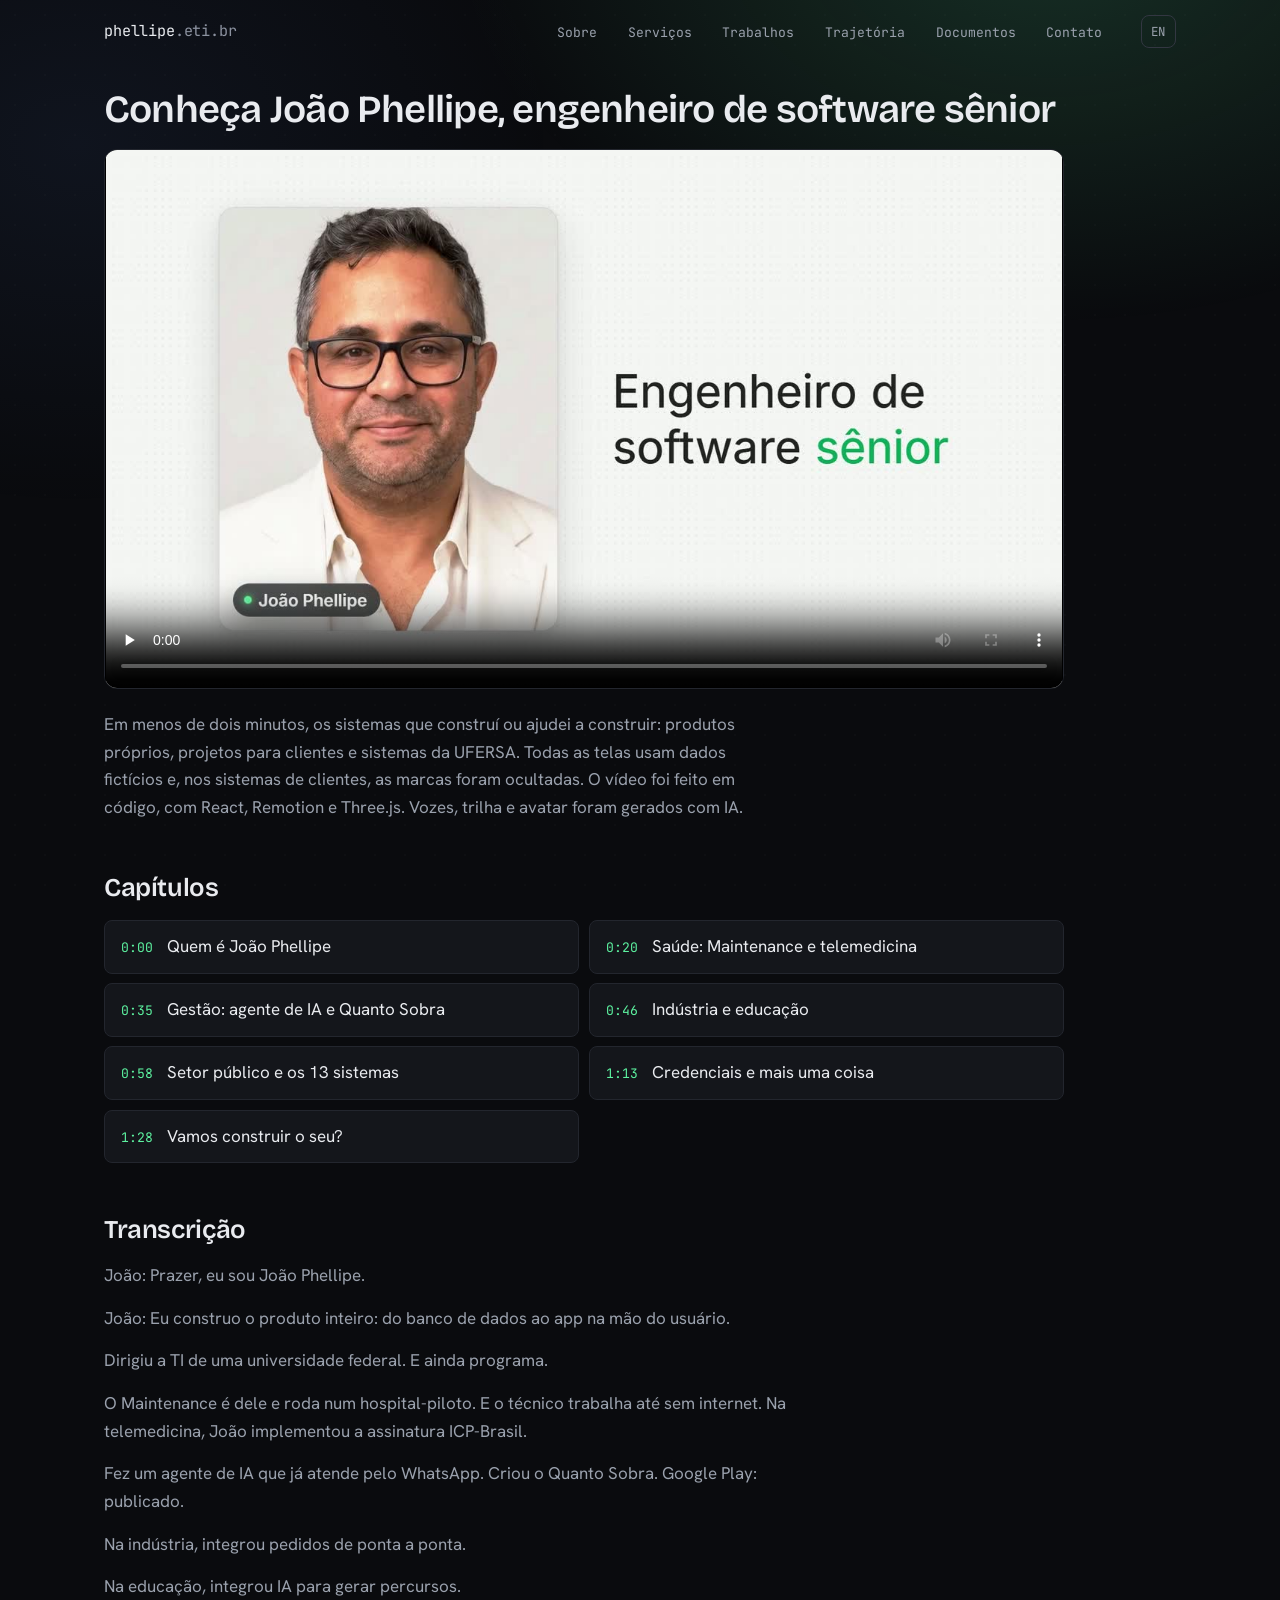
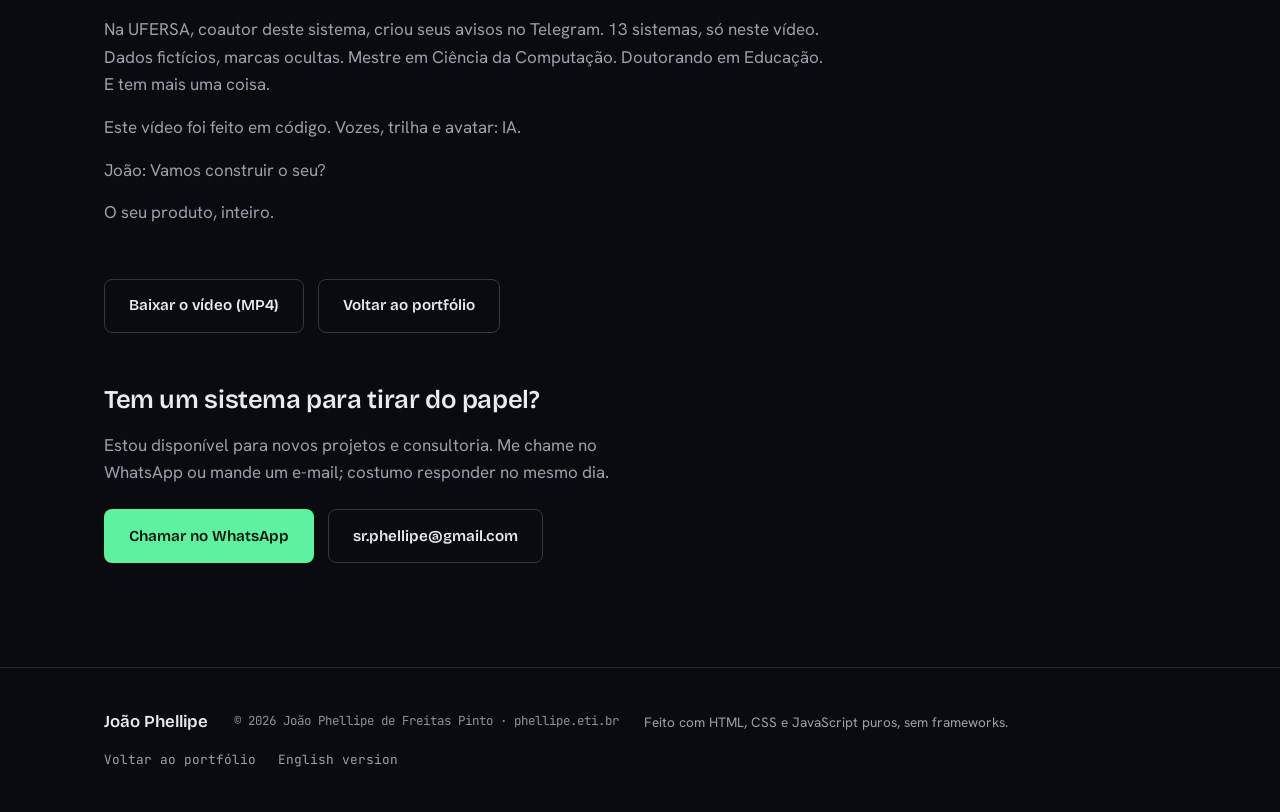
<file: video/index.html>
<!doctype html>
<!-- Gerado por tools/build.mjs a partir de src/content.mjs e styles.css. Não edite este arquivo: edite a fonte e rode `node tools/build.mjs`. -->
<html lang="pt-BR">
<head>
  <meta charset="utf-8">
  <meta name="viewport" content="width=device-width, initial-scale=1">
  <script>(function(d){d.classList.add('js');if(location.hash.length>1)d.classList.add('cv-off')})(document.documentElement)</script>
  <title>Vídeo: João Phellipe, engenheiro de software sênior</title>
  <meta name="description" content="João Phellipe mostra, em menos de 2 minutos, 13 sistemas que construiu ou ajudou a construir para saúde, gestão, indústria, educação e setor público.">
  <link rel="canonical" href="https://phellipe.eti.br/video/">
  <link rel="alternate" hreflang="pt-BR" href="https://phellipe.eti.br/video/">
  <link rel="alternate" hreflang="pt" href="https://phellipe.eti.br/video/">
  <link rel="alternate" hreflang="en" href="https://phellipe.eti.br/en/video/">
  <link rel="alternate" hreflang="x-default" href="https://phellipe.eti.br/en/video/">
  <meta name="robots" content="max-image-preview:large">
  <meta name="author" content="João Phellipe de Freitas Pinto">
  <meta name="theme-color" content="#0A0B0E">
  <meta name="color-scheme" content="dark">

  <meta property="og:type" content="video.other">
  <meta property="og:url" content="https://phellipe.eti.br/video/">
  <meta property="og:title" content="Vídeo: João Phellipe, engenheiro de software sênior">
  <meta property="og:description" content="João Phellipe mostra, em menos de 2 minutos, 13 sistemas que construiu ou ajudou a construir para saúde, gestão, indústria, educação e setor público.">
  <meta property="og:image" content="https://phellipe.eti.br/assets/video/poster-pt.jpg">
  <meta property="og:image:width" content="1280">
  <meta property="og:image:height" content="720">
  <meta property="og:image:type" content="image/jpeg">
  <meta property="og:image:alt" content="Pôster do vídeo: retrato de João Phellipe na tela de um celular, entre telas de sistemas, com o texto &quot;Engenheiro de software sênior&quot; e &quot;Vídeo de apresentação&quot;">
  <meta property="og:video" content="https://phellipe.eti.br/assets/video/joao-phellipe-pt.mp4">
  <meta property="og:video:type" content="video/mp4">
  <meta property="og:video:width" content="1280">
  <meta property="og:video:height" content="720">
  <meta property="og:locale" content="pt_BR">
  <meta property="og:locale:alternate" content="en_US">
  <meta property="og:site_name" content="João Phellipe">

  <meta name="twitter:card" content="summary_large_image">
  <meta name="twitter:title" content="Vídeo: João Phellipe, engenheiro de software sênior">
  <meta name="twitter:description" content="João Phellipe mostra, em menos de 2 minutos, 13 sistemas que construiu ou ajudou a construir para saúde, gestão, indústria, educação e setor público.">
  <meta name="twitter:image" content="https://phellipe.eti.br/assets/video/poster-pt.jpg">
  <meta name="twitter:image:alt" content="Pôster do vídeo: retrato de João Phellipe na tela de um celular, entre telas de sistemas, com o texto &quot;Engenheiro de software sênior&quot; e &quot;Vídeo de apresentação&quot;">

  <link rel="icon" href="/assets/favicon.svg" type="image/svg+xml">
  <link rel="icon" href="/assets/favicon-32.png" sizes="32x32" type="image/png">
  <link rel="apple-touch-icon" href="/assets/apple-touch-icon.png">
  <link rel="manifest" href="/site.webmanifest">

  <link rel="preload" as="image" href="/assets/video/poster-pt.jpg" fetchpriority="high">
  <link rel="preload" href="/assets/fonts/bricolage-grotesque-latin-600-normal.woff2" as="font" type="font/woff2" crossorigin>
  <link rel="preload" href="/assets/fonts/hanken-grotesk-latin-400-normal.woff2" as="font" type="font/woff2" crossorigin>
  <link rel="preload" href="/assets/fonts/jetbrains-mono-latin-400-normal.woff2" as="font" type="font/woff2" crossorigin>

  <style>@font-face{font-family:'Bricolage Grotesque';src:url('/assets/fonts/bricolage-grotesque-latin-600-normal.woff2') format('woff2');font-weight:600;font-style:normal;font-display:fallback}@font-face{font-family:'Bricolage Grotesque';src:url('/assets/fonts/bricolage-grotesque-latin-800-normal.woff2') format('woff2');font-weight:800;font-style:normal;font-display:fallback}@font-face{font-family:'Hanken Grotesk';src:url('/assets/fonts/hanken-grotesk-latin-400-normal.woff2') format('woff2');font-weight:400;font-style:normal;font-display:fallback}@font-face{font-family:'Hanken Grotesk';src:url('/assets/fonts/hanken-grotesk-latin-500-normal.woff2') format('woff2');font-weight:500;font-style:normal;font-display:fallback}@font-face{font-family:'Hanken Grotesk';src:url('/assets/fonts/hanken-grotesk-latin-600-normal.woff2') format('woff2');font-weight:600;font-style:normal;font-display:fallback}@font-face{font-family:'JetBrains Mono';src:url('/assets/fonts/jetbrains-mono-latin-400-normal.woff2') format('woff2');font-weight:400;font-style:normal;font-display:fallback}@font-face{font-family:'JetBrains Mono';src:url('/assets/fonts/jetbrains-mono-latin-500-normal.woff2') format('woff2');font-weight:500;font-style:normal;font-display:fallback}:root{color-scheme:dark;--bg:#0A0B0E;--bg-2:#0E1014;--surface:#14161B;--surface-hi:#181B21;--line:#23262E;--line-hi:#333742;--text:#E9EBEF;--text-dim:#9AA1AD;--text-faint:#8C92A0;--accent:#5DF2A0;--accent-ink:#06150C;--accent-dim:rgba(93,242,160,0.12);--accent-line:rgba(93,242,160,0.42);--accent-glow:rgba(93,242,160,0.16);--font-display:'Bricolage Grotesque','Hanken Grotesk',sans-serif;--font-body:'Hanken Grotesk',system-ui,sans-serif;--font-mono:'JetBrains Mono',ui-monospace,'SFMono-Regular',monospace;--maxw:1200px;--gutter:clamp(1.25rem,5vw,4rem);--radius:13px;--radius-sm:8px;--ease:cubic-bezier(0.2,0.7,0.2,1)}*,*::before,*::after{box-sizing:border-box;margin:0;padding:0}html{scroll-behavior:smooth;scroll-padding-top:6rem;-webkit-text-size-adjust:100%}body{background:var(--bg);color:var(--text);font-family:var(--font-body);font-size:clamp(1rem,0.96rem + 0.2vw,1.0625rem);line-height:1.62;font-weight:400;-webkit-font-smoothing:antialiased;-moz-osx-font-smoothing:grayscale;overflow-x:hidden}body::before{content:"";position:fixed;inset:0;z-index:-2;background-image:radial-gradient(circle,rgba(255,255,255,0.02) 1px,transparent 1.3px);background-size:30px 30px;pointer-events:none}body::after{content:"";position:fixed;inset:0;z-index:-1;background:radial-gradient(60rem 40rem at 82% -8%,var(--accent-glow),transparent 62%),radial-gradient(50rem 38rem at 6% 16%,rgba(93,142,242,0.07),transparent 60%);pointer-events:none}img{display:block;max-width:100%;height:auto}ul,ol{list-style:none}a{color:inherit;text-decoration:none}button{font:inherit;color:inherit;cursor:pointer;background:none;border:none}::selection{background:var(--accent);color:var(--accent-ink)}:focus-visible{outline:2px solid var(--accent);outline-offset:3px;border-radius:3px}::-webkit-scrollbar{width:12px}::-webkit-scrollbar-track{background:var(--bg)}::-webkit-scrollbar-thumb{background:var(--line-hi);border-radius:8px;border:3px solid var(--bg)}::-webkit-scrollbar-thumb:hover{background:var(--text-faint)}.mono{font-family:var(--font-mono);font-variant-numeric:tabular-nums}.visually-hidden{position:absolute !important;width:1px;height:1px;padding:0;margin:-1px;overflow:hidden;clip:rect(0 0 0 0);white-space:nowrap;border:0}.nowrap{white-space:nowrap}h1,h2,h3,h4{overflow-wrap:break-word}.prose-link,.service-desc a,.work-desc a,.faq-item p a,.about-body a,.section-note a{color:var(--text);text-decoration:underline;text-decoration-color:var(--accent-line);text-decoration-thickness:1px;text-underline-offset:3px;transition:color 0.2s var(--ease),text-decoration-color 0.2s var(--ease)}.prose-link:hover,.service-desc a:hover,.work-desc a:hover,.faq-item p a:hover,.about-body a:hover,.section-note a:hover{color:var(--accent);text-decoration-color:var(--accent)}.ext-tail{white-space:nowrap}.ext{display:inline-block;width:0.72em;height:0.72em;vertical-align:-0.02em;color:var(--accent);fill:none;stroke:currentColor;stroke-width:2.6;stroke-linecap:round;stroke-linejoin:round}.skip-link{position:fixed;top:-120px;left:1rem;z-index:200;padding:0.7rem 1.1rem;background:var(--accent);color:var(--accent-ink);font-family:var(--font-mono);font-size:0.85rem;font-weight:400;border-radius:var(--radius-sm);transition:top 0.22s var(--ease)}.skip-link:focus{top:1rem}main{display:block}.section{max-width:var(--maxw);margin-inline:auto;padding-inline:var(--gutter);padding-block:clamp(4.5rem,10vh,8rem)}main>.section{content-visibility:auto;contain-intrinsic-size:auto 1200px}html.cv-off main>.section{content-visibility:visible}.section-head{margin-bottom:clamp(2.25rem,5vw,3.5rem)}.kicker{display:flex;align-items:center;gap:0.6rem;font-size:0.76rem;font-weight:400;letter-spacing:0.16em;text-transform:uppercase;color:var(--text-faint)}.kicker-num{color:var(--accent)}.kicker::after{content:"";flex:1;height:1px;background:linear-gradient(to right,var(--line),transparent)}.section-title{margin-top:1.15rem;font-family:var(--font-display);font-weight:600;font-size:clamp(1.95rem,1.2rem + 2.6vw,3.15rem);line-height:1.06;letter-spacing:-0.02em;color:var(--text);max-width:24ch;text-wrap:balance}.section-title .nowrap{display:inline-block;max-width:100%;white-space:normal}.section-note{margin-top:1.1rem;max-width:56ch;color:var(--text-dim)}.site-header{position:fixed;top:0;left:0;right:0;z-index:100;transition:background 0.3s var(--ease),border-color 0.3s var(--ease),backdrop-filter 0.3s var(--ease);border-bottom:1px solid transparent}.site-header.scrolled{background:rgba(10,11,14,0.82);backdrop-filter:blur(14px) saturate(140%);-webkit-backdrop-filter:blur(14px) saturate(140%);border-bottom-color:var(--line)}.nav{max-width:var(--maxw);margin-inline:auto;padding:0.95rem var(--gutter);display:flex;align-items:center;gap:1rem}.brand{margin-right:auto;font-family:var(--font-mono);font-size:0.95rem;font-weight:400;letter-spacing:-0.01em;color:var(--text)}.brand-accent{color:var(--text-faint)}.brand:hover .brand-accent{color:var(--accent)}.nav-menu{display:flex;align-items:center;gap:clamp(1.25rem,3vw,2.5rem)}.nav-links{display:flex;align-items:center;gap:clamp(1.1rem,2.4vw,2rem)}.nav-links a{position:relative;font-family:var(--font-mono);font-size:0.82rem;color:var(--text-dim);padding:0.3rem 0;transition:color 0.2s var(--ease)}.nav-links a::after{content:"";position:absolute;left:0;bottom:-2px;width:100%;height:1px;background:var(--accent);transform:scaleX(0);transform-origin:left;transition:transform 0.25s var(--ease)}.nav-links a:hover{color:var(--text)}.nav-links a:hover::after,.nav-links a.active::after{transform:scaleX(1)}.nav-links a.active{color:var(--accent)}.lang-toggle{order:2;margin-left:calc(clamp(1.25rem,3vw,2.5rem) - 1rem);font-family:var(--font-mono);font-size:0.78rem;font-weight:400;color:var(--text-dim);padding:0.34rem 0.6rem;border:1px solid var(--line-hi);border-radius:var(--radius-sm);transition:color 0.2s var(--ease),border-color 0.2s var(--ease),background 0.2s var(--ease)}.lang-toggle:hover{color:var(--accent);border-color:var(--accent-line);background:var(--accent-dim)}.nav-toggle{order:3;display:none;width:42px;height:42px;flex-direction:column;justify-content:center;align-items:center;gap:5px;border:1px solid var(--line-hi);border-radius:var(--radius-sm)}.nav-toggle span{display:block;width:17px;height:1.5px;background:var(--text);transition:transform 0.25s var(--ease),opacity 0.2s var(--ease)}.site-header.menu-open .nav-toggle span:first-child{transform:translateY(3.25px) rotate(45deg)}.site-header.menu-open .nav-toggle span:last-child{transform:translateY(-3.25px) rotate(-45deg)}.btn{display:inline-flex;align-items:center;gap:0.5rem;padding:0.85rem 1.5rem;font-family:var(--font-display);font-size:0.95rem;font-weight:600;border-radius:var(--radius-sm);border:1px solid transparent;transition:transform 0.2s var(--ease),background 0.2s var(--ease),border-color 0.2s var(--ease),color 0.2s var(--ease),box-shadow 0.2s var(--ease)}.btn-primary{background:var(--accent);color:var(--accent-ink)}.btn-primary:hover{transform:translateY(-2px);box-shadow:0 12px 30px -10px var(--accent-glow),0 0 0 1px var(--accent-line)}.btn-ghost{border-color:var(--line-hi);color:var(--text)}.btn-ghost:hover{border-color:var(--accent-line);color:var(--accent);background:var(--accent-dim);transform:translateY(-2px)}.hero{max-width:var(--maxw);margin-inline:auto;padding-inline:var(--gutter);padding-block:clamp(7rem,14vh,10rem) clamp(3rem,6vh,4.5rem);min-height:min(100svh,1600px);display:flex;flex-direction:column;justify-content:center;gap:clamp(2.5rem,7vh,5rem)}.hero-grid{display:grid;grid-template-columns:1.55fr 0.9fr;gap:clamp(2rem,5vw,4.5rem);align-items:center}.hero-title{display:flex;flex-direction:column-reverse;gap:1rem;font-size:inherit;font-weight:inherit;line-height:inherit}.hero-role{font-family:var(--font-mono);font-size:0.84rem;font-weight:400;line-height:1.5;letter-spacing:0.04em;color:var(--accent)}.hero-role::before{content:"// ";content:"// " / ""}.hero-name{display:block;font-family:var(--font-display);font-weight:800;font-size:clamp(3.1rem,1.5rem + 8vw,7.5rem);line-height:0.94;letter-spacing:-0.035em}.hero-statement{margin-top:1.5rem;max-width:26ch;font-family:var(--font-display);font-weight:600;font-size:clamp(1.2rem,1rem + 1vw,1.7rem);line-height:1.28;letter-spacing:-0.015em;color:var(--text);text-wrap:balance}.hero-focus{margin-top:1.4rem;font-size:0.92rem;color:var(--text-dim);display:flex;align-items:center;flex-wrap:wrap;gap:0.45rem}.hero-focus .prompt{color:var(--accent)}.hero-focus .typed{color:var(--text);font-weight:400}.caret{display:inline-block;width:0.55em;height:1.05em;background:var(--accent);transform:translateY(0.13em);animation:blink 1.15s steps(1,end) 4}.hero-sub{margin-top:1.6rem;max-width:46ch;color:var(--text-dim)}.hero-cta{margin-top:2rem;display:flex;flex-wrap:wrap;gap:0.85rem}.hero-aside{display:flex;justify-content:center}.portrait{position:relative;width:min(100%,340px);padding:0.7rem;border:1px solid var(--line);border-radius:var(--radius);background:var(--surface)}.portrait::before,.portrait::after{content:"";position:absolute;width:18px;height:18px;border:1.5px solid var(--accent)}.portrait::before{top:-1px;left:-1px;border-right:0;border-bottom:0}.portrait::after{bottom:-1px;right:-1px;border-left:0;border-top:0}.portrait picture{display:block}.portrait img{width:100%;aspect-ratio:1;object-fit:cover;border-radius:calc(var(--radius) - 6px);background:#2a1f14;filter:grayscale(0.32) contrast(1.04);transition:filter 0.4s var(--ease)}.portrait:hover img{filter:grayscale(0) contrast(1)}.portrait-tag{display:flex;align-items:center;gap:0.5rem;margin-top:0.7rem;padding:0.15rem 0.3rem 0.3rem;font-size:0.74rem;color:var(--text-dim)}.status-dot{position:relative;width:7px;height:7px;border-radius:50%;background:var(--accent)}.status-dot::after{content:"";position:absolute;inset:0;border-radius:50%;background:var(--accent);opacity:0;animation:pulse 2.4s var(--ease) 2}.hero-stats{display:grid;grid-template-columns:repeat(3,1fr);border:1px solid var(--line);border-radius:var(--radius);background:linear-gradient(180deg,var(--surface),var(--bg-2));overflow:hidden}.hero-stats li{padding:clamp(1.25rem,3vw,1.9rem);display:flex;flex-direction:column;gap:0.35rem}.hero-stats li + li{border-left:1px solid var(--line)}.stat-num{font-family:var(--font-display);font-weight:800;font-size:clamp(1.9rem,1.2rem + 2vw,2.9rem);line-height:1;letter-spacing:-0.03em;font-variant-numeric:tabular-nums}.stat-plus{color:var(--accent)}.stat-label{font-size:0.74rem;letter-spacing:0.08em;text-transform:uppercase;color:var(--text-faint)}.about-body{display:flex;flex-direction:column;gap:1.4rem;max-width:64ch;font-size:clamp(1.05rem,1rem + 0.35vw,1.22rem);line-height:1.66;color:var(--text-dim)}.about-body p strong,.about-body p b{color:var(--text);font-weight:600}.stack-grid{display:grid;grid-template-columns:repeat(auto-fit,minmax(230px,1fr));gap:1.6rem 2rem}.stack-group{border-top:1px solid var(--line);padding-top:1.2rem}.stack-label{font-size:0.78rem;font-weight:500;letter-spacing:0.12em;text-transform:uppercase;color:var(--accent);margin-bottom:0.95rem}.tag-list{display:flex;flex-wrap:wrap;gap:0.5rem}.tag{font-family:var(--font-mono);font-size:0.78rem;color:var(--text-dim);padding:0.32rem 0.62rem;border:1px solid var(--line);border-radius:var(--radius-sm);background:var(--surface);transition:color 0.18s var(--ease),border-color 0.18s var(--ease)}.stack-group .tag:hover{color:var(--text);border-color:var(--line-hi)}.work-list{display:grid;grid-template-columns:repeat(2,1fr);gap:1.1rem}.work-card{position:relative;display:flex;flex-direction:column;gap:0.95rem;padding:clamp(1.4rem,3vw,1.9rem);background:var(--surface);border:1px solid var(--line);border-radius:var(--radius);transition:transform 0.25s var(--ease),border-color 0.25s var(--ease),background 0.25s var(--ease)}.work-card:hover{transform:translateY(-4px);border-color:var(--accent-line);background:var(--surface-hi)}.work-card-head{display:flex;align-items:baseline;gap:0.85rem}.work-num{font-size:0.8rem;font-weight:500;color:var(--text-faint);transition:color 0.25s var(--ease)}.work-card:hover .work-num{color:var(--accent)}.work-title{font-family:var(--font-display);font-weight:600;font-size:clamp(1.1rem,1rem + 0.5vw,1.32rem);line-height:1.2;letter-spacing:-0.015em}.work-desc{color:var(--text-dim);font-size:0.96rem;line-height:1.58;flex:1}.work-tags{display:flex;flex-wrap:wrap;gap:0.4rem;padding-top:0.3rem}.work-tags .tag{font-size:0.72rem;padding:0.24rem 0.5rem;background:var(--bg-2)}.work-groups{display:flex;flex-direction:column;gap:clamp(2.5rem,5vw,3.5rem)}.work-group-title{display:flex;align-items:center;gap:0.7rem;margin-bottom:1.1rem;font-size:0.78rem;font-weight:500;letter-spacing:0.14em;text-transform:uppercase;color:var(--text-faint)}.work-group-title::after{content:"";flex:1;height:1px;background:linear-gradient(to right,var(--line),transparent)}.work-badge{align-self:flex-start;font-size:0.7rem;font-weight:500;letter-spacing:0.08em;text-transform:uppercase;color:var(--accent);padding:0.28rem 0.6rem;border:1px solid var(--accent-line);border-radius:999px;background:var(--accent-dim);line-height:1.4}.work-links{display:flex;flex-wrap:wrap;gap:0.35rem 1.2rem}.work-links a{display:inline-block;min-height:24px;font-size:0.9rem;font-weight:500;color:var(--text);text-decoration:underline;text-decoration-color:var(--accent-line);text-underline-offset:3px;transition:color 0.2s var(--ease),text-decoration-color 0.2s var(--ease)}.work-links a:hover{color:var(--accent);text-decoration-color:var(--accent)}.work-card.is-featured{grid-column:1 / -1;border-color:var(--accent-line);background:radial-gradient(40rem 18rem at 100% 0%,var(--accent-glow),transparent 70%),var(--surface)}.work-card.is-featured .work-title{font-size:clamp(1.3rem,1.1rem + 0.9vw,1.7rem)}.work-card.is-featured .work-desc{max-width:78ch}.work-list:not(:has(>.is-featured))>.work-card:last-child:nth-child(odd),.work-list:has(>.is-featured)>.work-card:last-child:nth-child(even),.doc-list>.doc-item:last-child:nth-child(odd){grid-column:1 / -1}.work-list>.work-card:last-child .work-desc{max-width:78ch}.service-grid{display:grid;grid-template-columns:repeat(3,minmax(0,1fr));gap:1.1rem}.service-card{display:flex;flex-direction:column;gap:0.75rem;padding:clamp(1.3rem,2.6vw,1.7rem);background:var(--surface);border:1px solid var(--line);border-radius:var(--radius);transition:border-color 0.25s var(--ease),transform 0.25s var(--ease)}.service-card:hover{border-color:var(--accent-line);transform:translateY(-3px)}.service-num{font-size:0.76rem;color:var(--accent)}.service-title{font-family:var(--font-display);font-weight:600;font-size:1.14rem;line-height:1.25;letter-spacing:-0.01em}.service-desc{color:var(--text-dim);font-size:0.95rem;line-height:1.58}.video-player{max-width:960px}.video-frame{position:relative;overflow:hidden;aspect-ratio:16 / 9;border:1px solid var(--line);border-radius:var(--radius);background:#000}.video-frame video{position:absolute;inset:0;display:block;width:100%;height:100%;background:#000}html.js .video-frame:not(.is-ready) video{display:none}.video-fallback{position:absolute;left:0;right:0;bottom:0;padding:0.9rem 1.1rem;background:rgba(10,11,14,0.9);border-top:1px solid var(--line);color:var(--text);font-size:0.92rem}.video-fallback:empty{padding:0;border:0}.video-caption{margin-top:0.85rem;font-size:0.76rem;letter-spacing:0.04em;color:var(--text-faint)}.transcript{max-width:960px;margin-top:1.4rem;border:1px solid var(--line);border-radius:var(--radius);background:var(--surface)}.transcript summary{display:flex;align-items:center;justify-content:space-between;gap:1rem;min-height:48px;padding:0.85rem 1.2rem;cursor:pointer;list-style:none;font-family:var(--font-mono);font-size:0.85rem;color:var(--text)}.transcript summary::-webkit-details-marker{display:none}.transcript summary::after{content:"+";font-size:1.1rem;line-height:1;color:var(--accent)}.transcript[open] summary::after{content:"\2212"}.transcript summary:hover{color:var(--accent)}.transcript-body{display:flex;flex-direction:column;gap:0.95rem;max-width:72ch;padding:0.2rem 1.2rem 1.4rem;color:var(--text-dim)}.transcript-note{font-size:0.8rem;color:var(--text-faint)}.video-more{margin-top:1.4rem}.watch{max-width:var(--maxw);margin-inline:auto;padding:5.5rem var(--gutter) clamp(3.5rem,8vh,6rem)}.watch-wrap{max-width:960px}.watch-title{font-family:var(--font-display);font-weight:600;font-size:clamp(1.55rem,1.05rem + 1.9vw,2.4rem);line-height:1.12;letter-spacing:-0.02em;text-wrap:balance;margin-bottom:1.1rem}.watch-player{width:min(100%,max(20rem,calc((100svh - 14rem) * 16 / 9)))}.watch-intro{margin-top:1.4rem;max-width:66ch;color:var(--text-dim)}.watch-section{margin-top:clamp(2.25rem,5vw,3.25rem)}.watch-h2{margin-bottom:1.1rem;font-family:var(--font-display);font-weight:600;font-size:clamp(1.3rem,1.1rem + 0.8vw,1.6rem);line-height:1.15;letter-spacing:-0.015em}.chapters{display:grid;grid-template-columns:repeat(auto-fill,minmax(min(100%,22rem),1fr));gap:0.6rem}.chapters a{display:flex;align-items:baseline;gap:0.9rem;min-height:48px;padding:0.75rem 1rem;border:1px solid var(--line);border-radius:var(--radius-sm);background:var(--surface);color:var(--text);text-decoration:none;transition:border-color 0.2s var(--ease),background 0.2s var(--ease)}.chapters a:hover{border-color:var(--accent-line);background:var(--surface-hi)}.chapter-time{flex:none;min-width:2.6ch;font-size:0.82rem;color:var(--accent)}.chapter-name{min-width:0;overflow-wrap:anywhere}.watch-transcript{display:flex;flex-direction:column;gap:0.95rem;max-width:72ch;color:var(--text-dim)}.watch-links{margin-top:clamp(2.25rem,5vw,3.25rem);display:flex;flex-wrap:wrap;gap:0.85rem}.watch-contact p{max-width:56ch;color:var(--text-dim)}.watch-contact .contact-actions{justify-content:flex-start;margin:1.4rem 0 0}.doc-list{display:grid;grid-template-columns:repeat(2,minmax(0,1fr));gap:1.1rem}.doc-item{display:flex;flex-direction:column;gap:0.6rem;padding:clamp(1.25rem,2.6vw,1.6rem);background:var(--surface);border:1px solid var(--line);border-radius:var(--radius)}.doc-period{font-size:0.76rem;letter-spacing:0.04em;color:var(--accent)}.doc-title{font-family:var(--font-display);font-weight:600;font-size:1.08rem;line-height:1.3;letter-spacing:-0.01em}.doc-desc{color:var(--text-dim);font-size:0.94rem;line-height:1.55}.doc-links{display:flex;flex-direction:column;gap:0.35rem;margin-top:0.2rem}.doc-links a{display:inline-block;min-height:24px;padding:0.12rem 0;font-size:0.9rem;color:var(--text);text-decoration:underline;text-decoration-color:var(--accent-line);text-underline-offset:3px;transition:color 0.2s var(--ease),text-decoration-color 0.2s var(--ease)}.doc-links a:hover{color:var(--accent);text-decoration-color:var(--accent)}.faq-list{display:grid;grid-template-columns:repeat(2,minmax(0,1fr));gap:1.6rem 2.4rem}.faq-item{border-top:1px solid var(--line);padding-top:1.1rem}.faq-item h3{font-family:var(--font-display);font-weight:600;font-size:1.1rem;line-height:1.3;letter-spacing:-0.01em}.faq-item p{margin-top:0.55rem;color:var(--text-dim);font-size:0.96rem}.path-grid{display:grid;grid-template-columns:1.5fr 1fr;gap:clamp(2.5rem,6vw,5rem)}.sub-label{font-size:0.78rem;font-weight:500;letter-spacing:0.14em;text-transform:uppercase;color:var(--text-faint);margin-bottom:1.8rem}.timeline{display:flex;flex-direction:column}.timeline-item{position:relative;padding-left:1.8rem;padding-bottom:2.1rem;border-left:1px solid var(--line)}.timeline-item:last-child{padding-bottom:0}.timeline-item::before{content:"";position:absolute;left:-5px;top:0.4rem;width:9px;height:9px;border-radius:50%;background:var(--bg);border:1.5px solid var(--line-hi);transition:border-color 0.25s var(--ease),background 0.25s var(--ease)}.timeline-item:first-child::before{background:var(--accent);border-color:var(--accent);box-shadow:0 0 0 4px var(--accent-dim)}.timeline-period{font-size:0.76rem;letter-spacing:0.04em;color:var(--accent)}.timeline-role{margin-top:0.4rem;font-family:var(--font-display);font-weight:600;font-size:1.12rem;line-height:1.3;letter-spacing:-0.01em}.work-title,.doc-title,.timeline-role,.service-title,.edu-degree,.faq-item h3{text-wrap:balance}.timeline-desc{margin-top:0.45rem;color:var(--text-dim);font-size:0.95rem;line-height:1.55}.edu-list{display:flex;flex-direction:column;gap:1.3rem}.edu-item{display:flex;flex-direction:column;gap:0.3rem;padding-bottom:1.3rem;border-bottom:1px solid var(--line)}.edu-list .edu-item:last-child{border-bottom:0;padding-bottom:0}.edu-degree{font-family:var(--font-display);font-weight:600;font-size:1.02rem;letter-spacing:-0.01em}.edu-meta{font-size:0.78rem;color:var(--text-faint)}.pub-list{display:flex;flex-direction:column}.pub-item{display:grid;grid-template-columns:4.5rem 1fr;gap:1.5rem;padding:1.4rem 0;border-top:1px solid var(--line);align-items:start}.pub-list .pub-item:last-child{border-bottom:1px solid var(--line)}.pub-year{font-size:0.82rem;color:var(--accent);padding-top:0.15rem}.pub-text{color:var(--text-dim);max-width:60ch}.pub-body{display:flex;flex-direction:column;gap:0.35rem;max-width:72ch}.pub-title{color:var(--text);font-weight:500;line-height:1.45}.pub-meta{color:var(--text-dim);font-size:0.92rem}.pub-meta cite{font-style:italic}.pub-doi a{display:inline-block;min-height:24px;font-family:var(--font-mono);font-size:0.8rem;color:var(--text-dim);text-decoration:underline;text-decoration-color:var(--accent-line);text-underline-offset:3px}.pub-doi a:hover{color:var(--accent)}.section-contact{text-align:center;position:relative}.section-contact .section-head{display:flex;flex-direction:column;align-items:center}.section-contact .kicker{width:100%;max-width:28rem}.section-contact .section-title{max-width:18ch;font-weight:800}.section-contact .section-note{text-align:center}.contact-actions{display:flex;flex-wrap:wrap;justify-content:center;gap:0.85rem;margin-bottom:2.75rem}.contact-links{display:grid;grid-template-columns:repeat(2,minmax(0,1fr));gap:1rem;max-width:30rem;margin:0 auto 2.25rem}.contact-links a{display:flex;flex-direction:column;gap:0.25rem;padding:1.05rem 1.2rem;text-align:left;border:1px solid var(--line);border-radius:var(--radius);background:var(--surface);transition:border-color 0.2s var(--ease),background 0.2s var(--ease),transform 0.2s var(--ease)}.contact-links a:hover{border-color:var(--accent-line);background:var(--surface-hi);transform:translateY(-3px)}.link-label{font-size:0.74rem;letter-spacing:0.1em;text-transform:uppercase;color:var(--text-faint)}.link-value{color:var(--text);font-weight:500;font-size:0.95rem}.contact-loc{font-size:0.8rem;color:var(--text-faint);letter-spacing:0.04em}.vcard{position:relative;max-width:clamp(15rem,60vw,19rem);margin:2.75rem auto;padding:clamp(1.4rem,4vw,1.8rem);display:flex;flex-direction:column;align-items:center;gap:1.05rem;background:var(--surface);border:1px solid var(--line);border-radius:var(--radius)}.vcard::before,.vcard::after{content:"";position:absolute;width:18px;height:18px;border:1.5px solid var(--accent)}.vcard::before{top:-1px;left:-1px;border-right:0;border-bottom:0}.vcard::after{bottom:-1px;right:-1px;border-left:0;border-top:0}.vcard-code{position:relative;overflow:hidden;padding:0.7rem;background:#ffffff;border-radius:var(--radius-sm)}.vcard-code img{display:block;width:180px;height:180px}.vcard-scan{position:absolute;left:0;right:0;top:0;height:3px;opacity:0;background:linear-gradient(180deg,transparent,var(--accent),transparent);box-shadow:0 0 8px 1px var(--accent-glow);pointer-events:none}.vcard.is-visible .vcard-scan{animation:vcard-scan 0.9s var(--ease) 0.35s 1}.vcard-caption{font-size:0.78rem;letter-spacing:0.04em;color:var(--text-faint)}.vcard-phone{margin-top:-0.35rem;font-size:0.95rem;font-variant-numeric:tabular-nums;color:var(--text)}.vcard-phone .mono{margin-right:0.35rem;font-size:0.74rem;letter-spacing:0.1em;text-transform:uppercase;color:var(--text-dim)}.site-footer{border-top:1px solid var(--line);margin-top:2rem}.footer-inner{max-width:var(--maxw);margin-inline:auto;padding:2.5rem var(--gutter);display:flex;flex-wrap:wrap;align-items:center;gap:0.6rem 1.6rem}.footer-name{font-family:var(--font-display);font-weight:600;font-size:1.05rem}.footer-meta{font-size:0.78rem;color:var(--text-faint)}.footer-craft{font-size:0.85rem;color:var(--text-dim)}.footer-links{flex-basis:100%;display:flex;flex-wrap:wrap;gap:0.4rem 1.4rem}.footer-links a,.footer-top{display:inline-flex;align-items:center;min-height:24px;font-family:var(--font-mono);font-size:0.8rem;color:var(--text-dim);transition:color 0.2s var(--ease)}.footer-links a:hover,.footer-top:hover{color:var(--accent)}.notfound{max-width:var(--maxw);margin-inline:auto;padding:clamp(8rem,18vh,11rem) var(--gutter) clamp(4rem,10vh,6rem);min-height:70svh}.notfound-code{font-size:0.84rem;letter-spacing:0.04em;color:var(--accent)}.notfound h1{margin-top:1rem;font-family:var(--font-display);font-weight:800;font-size:clamp(2.6rem,1.4rem + 5vw,5rem);line-height:0.98;letter-spacing:-0.03em}.notfound p:not(.notfound-code){margin-top:1.2rem;max-width:56ch;color:var(--text-dim)}.notfound-links{margin-top:2rem;display:flex;flex-wrap:wrap;gap:0.85rem}html.js [data-reveal]{opacity:0;transform:translateY(22px)}[data-reveal]{transition:opacity 0.7s var(--ease),transform 0.7s var(--ease)}html.js [data-reveal].is-visible{opacity:1;transform:none}.work-card[data-reveal]:nth-child(even){transition-delay:0.09s}@keyframes blink{0%,100%{opacity:1}50%{opacity:0}}@keyframes pulse{0%{transform:scale(1);opacity:0.45}70%{transform:scale(3.6);opacity:0}100%{transform:scale(3.6);opacity:0}}@keyframes rise{from{transform:translateY(18px)}to{transform:none}}@keyframes vcard-scan{0%{transform:translateY(0);opacity:0}15%{opacity:1}85%{opacity:1}100%{transform:translateY(180px);opacity:0}}.hero-statement,.hero-focus,.hero-sub,.hero-cta,.hero-stats{animation:rise 0.8s var(--ease) backwards}.hero-statement{animation-delay:0.05s}.hero-focus{animation-delay:0.12s}.hero-sub{animation-delay:0.18s}.hero-cta{animation-delay:0.24s}.hero-stats{animation-delay:0.3s}@media (max-width:880px){.nav-toggle{display:flex}.nav-menu{position:absolute;top:100%;left:0;right:0;flex-direction:column;align-items:stretch;gap:1.5rem;padding:1.5rem var(--gutter) 2rem;background:var(--bg-2);border-bottom:1px solid var(--line);transform:translateY(-12px);opacity:0;pointer-events:none;visibility:hidden;transition:opacity 0.25s var(--ease),transform 0.25s var(--ease),visibility 0s linear 0.25s}.site-header.menu-open .nav-menu{transform:translateY(0);opacity:1;pointer-events:auto;visibility:visible;transition-delay:0s}.site-header.menu-open{background:rgba(10,11,14,0.92);backdrop-filter:blur(14px);-webkit-backdrop-filter:blur(14px)}.nav-links{flex-direction:column;align-items:flex-start;gap:1.1rem}.nav-links a{font-size:1rem}.lang-toggle{margin-left:0}.hero-grid{grid-template-columns:1fr;gap:2.75rem}.hero-aside{order:-1;justify-content:flex-start}.portrait{width:min(64%,240px)}.hero-statement,.hero-sub{max-width:none}.work-list{grid-template-columns:1fr}.path-grid{grid-template-columns:1fr;gap:3rem}.doc-list,.faq-list{grid-template-columns:1fr}}@media (max-width:1000px){.service-grid{grid-template-columns:repeat(2,minmax(0,1fr))}}@media (max-width:640px){.service-grid{grid-template-columns:1fr}}@media (max-width:540px){.hero-stats{grid-template-columns:1fr}.hero-stats li + li{border-left:0;border-top:1px solid var(--line)}.contact-links{grid-template-columns:1fr}.pub-item{grid-template-columns:1fr;gap:0.4rem}}@media (max-width:400px){.portrait{width:min(78%,250px)}.work-badge{letter-spacing:0.04em}}@media (prefers-reduced-motion:reduce){*,*::before,*::after{animation-duration:0.01ms !important;animation-iteration-count:1 !important;transition-duration:0.01ms !important;scroll-behavior:auto !important}}@media print{:root{color-scheme:light;--bg:#fff;--text:#111;--text-dim:#333;--text-faint:#555;--line:#ccc;--surface:#fff;--accent:#0a7c43}body{background:#fff;color:#111}body::before,body::after{display:none}.site-header,.nav-toggle,.lang-toggle,.hero-cta,.contact-actions,.footer-links,.caret,.status-dot,.vcard .btn,#video{display:none !important}[data-reveal]{opacity:1 !important;transform:none !important}main>.section{content-visibility:visible}.hero{min-height:auto;padding-block:1rem}.hero-grid{grid-template-columns:1fr}.section{padding-block:1.5rem}.work-list{grid-template-columns:1fr 1fr}.work-card,.contact-links a,.doc-item,.service-card{border:1px solid #ccc}a{color:#111}.work-card,.timeline-item,.doc-item,.service-card{break-inside:avoid}}</style>
</head>
<body>
  <a class="skip-link" href="#conteudo">Pular para o conteúdo</a>

  <header class="site-header" id="site-header">
    <nav class="nav" aria-label="Principal">
      <a class="brand" href="/">phellipe<span class="brand-accent">.eti.br</span></a>

      <button class="nav-toggle" type="button" data-menu-toggle aria-label="Abrir menu" aria-expanded="false" aria-controls="nav-menu">
        <span aria-hidden="true"></span>
        <span aria-hidden="true"></span>
      </button>

      <div class="nav-menu" id="nav-menu">
        <ul class="nav-links">
          <li><a href="/#sobre">Sobre</a></li>
          <li><a href="/#servicos">Serviços</a></li>
          <li><a href="/#trabalhos">Trabalhos</a></li>
          <li><a href="/#trajetoria">Trajetória</a></li>
          <li><a href="/#documentos">Documentos</a></li>
          <li><a href="/#contato">Contato</a></li>
        </ul>
      </div>

      <!-- fora do menu: no celular a troca de idioma fica visível ao lado do botão -->
      <a class="lang-toggle" href="/en/video/" hreflang="en" lang="en" aria-label="EN — English version">EN</a>
    </nav>
  </header>

  <main id="conteudo" class="watch">
    <article class="watch-wrap">
      <h1 class="watch-title">Conheça João Phellipe, engenheiro de software sênior</h1>

      <div class="video-player watch-player">
        <div class="video-frame is-ready">
          <video id="video-apresentacao" controls playsinline preload="none" width="1280" height="720" poster="/assets/video/poster-pt.jpg" data-watch aria-describedby="watch-intro">
            <source src="/assets/video/joao-phellipe-pt.mp4" type="video/mp4">
            <track kind="captions" srclang="pt-BR" label="Português" src="/assets/video/joao-phellipe-pt.vtt" default>
            <p>Seu navegador não reproduz vídeo. <a href="/assets/video/joao-phellipe-pt.mp4">Baixar o vídeo (MP4)</a></p>
          </video>
          <div class="video-fallback" role="status" data-msg="Não foi possível carregar o vídeo. A transcrição completa está logo abaixo."></div>
        </div>
      </div>

      <p class="watch-intro" id="watch-intro">Em menos de dois minutos, os sistemas que construí ou ajudei a construir: produtos próprios, projetos para clientes e sistemas da UFERSA. Todas as telas usam dados fictícios e, nos sistemas de clientes, as marcas foram ocultadas. O vídeo foi feito em código, com React, Remotion e Three.js. Vozes, trilha e avatar foram gerados com IA.</p>

      <section class="watch-section" aria-labelledby="capitulos-title">
        <h2 class="watch-h2" id="capitulos-title">Capítulos</h2>
        <ol class="chapters">
          <li><a href="?t=0" data-t="0"><span class="chapter-time mono">0:00</span><span class="chapter-name">Quem é João Phellipe</span></a></li>
          <li><a href="?t=20" data-t="20"><span class="chapter-time mono">0:20</span><span class="chapter-name">Saúde: Maintenance e telemedicina</span></a></li>
          <li><a href="?t=35" data-t="35"><span class="chapter-time mono">0:35</span><span class="chapter-name">Gestão: agente de IA e Quanto Sobra</span></a></li>
          <li><a href="?t=46" data-t="46"><span class="chapter-time mono">0:46</span><span class="chapter-name">Indústria e educação</span></a></li>
          <li><a href="?t=58" data-t="58"><span class="chapter-time mono">0:58</span><span class="chapter-name">Setor público e os 13 sistemas</span></a></li>
          <li><a href="?t=73" data-t="73"><span class="chapter-time mono">1:13</span><span class="chapter-name">Credenciais e mais uma coisa</span></a></li>
          <li><a href="?t=88" data-t="88"><span class="chapter-time mono">1:28</span><span class="chapter-name">Vamos construir o seu?</span></a></li>
        </ol>
      </section>

      <section class="watch-section" aria-labelledby="transcricao-title">
        <h2 class="watch-h2" id="transcricao-title">Transcrição</h2>
        <div class="watch-transcript">
        <p>João: Prazer, eu sou João Phellipe.</p>
        <p>João: Eu construo o produto inteiro: do banco de dados ao app na mão do usuário.</p>
        <p>Dirigiu a TI de uma universidade federal. E ainda programa.</p>
        <p>O Maintenance é dele e roda num hospital-piloto. E o técnico trabalha até sem internet. Na telemedicina, João implementou a assinatura ICP-Brasil.</p>
        <p>Fez um agente de IA que já atende pelo WhatsApp. Criou o Quanto Sobra. Google Play: publicado.</p>
        <p>Na indústria, integrou pedidos de ponta a ponta.</p>
        <p>Na educação, integrou IA para gerar percursos.</p>
        <p>Na UFERSA, coautor deste sistema, criou seus avisos no Telegram. 13 sistemas, só neste vídeo. Dados fictícios, marcas ocultas. Mestre em Ciência da Computação. Doutorando em Educação. E tem mais uma coisa.</p>
        <p>Este vídeo foi feito em código. Vozes, trilha e avatar: IA.</p>
        <p>João: Vamos construir o seu?</p>
        <p>O seu produto, inteiro.</p>
        </div>
      </section>

      <p class="watch-links"><a class="btn btn-ghost" href="/assets/video/joao-phellipe-pt.mp4" download>Baixar o vídeo (MP4)</a>
        <a class="btn btn-ghost" href="/">Voltar ao portfólio</a></p>

      <section class="watch-section watch-contact" aria-labelledby="contato-title">
        <h2 class="watch-h2" id="contato-title">Tem um sistema para tirar do papel?</h2>
        <p>Estou disponível para novos projetos e consultoria. Me chame no WhatsApp ou mande um e-mail; costumo responder no mesmo dia.</p>
        <div class="contact-actions">
          <a class="btn btn-primary" href="https://wa.me/5584988012224" target="_blank" rel="noopener noreferrer">Chamar no WhatsApp<span class="visually-hidden"> (abre em nova aba)</span></a>
          <a class="btn btn-ghost" href="mailto:sr.phellipe@gmail.com">sr.phellipe@gmail.com</a>
        </div>
      </section>
    </article>

  </main>

  <footer class="site-footer">
    <div class="footer-inner">
      <p class="footer-name">João Phellipe</p>
      <p class="footer-meta mono">© 2026 João Phellipe de Freitas Pinto · phellipe.eti.br</p>
      <p class="footer-craft">Feito com HTML, CSS e JavaScript puros, sem frameworks.</p>
      <ul class="footer-links">
        <li><a href="/">Voltar ao portfólio</a></li>
        <li><a href="/en/video/" hreflang="en" lang="en">English version</a></li>
      </ul>
    </div>
  </footer>

  <script type="application/ld+json">{"@context":"https://schema.org","@graph":[{"@type":"WebSite","@id":"https://phellipe.eti.br/#website","url":"https://phellipe.eti.br/","name":"João Phellipe","publisher":{"@id":"https://phellipe.eti.br/#joao"}},{"@type":"WebPage","@id":"https://phellipe.eti.br/video/#webpage","url":"https://phellipe.eti.br/video/","name":"Vídeo: João Phellipe, engenheiro de software sênior","description":"João Phellipe mostra, em menos de 2 minutos, 13 sistemas que construiu ou ajudou a construir para saúde, gestão, indústria, educação e setor público.","inLanguage":"pt-BR","isPartOf":{"@id":"https://phellipe.eti.br/#website"},"primaryImageOfPage":{"@type":"ImageObject","@id":"https://phellipe.eti.br/video/#poster","url":"https://phellipe.eti.br/assets/video/poster-pt.jpg","contentUrl":"https://phellipe.eti.br/assets/video/poster-pt.jpg","width":1280,"height":720},"breadcrumb":{"@id":"https://phellipe.eti.br/video/#breadcrumb"},"mainEntity":{"@id":"https://phellipe.eti.br/video/#video"}},{"@type":"BreadcrumbList","@id":"https://phellipe.eti.br/video/#breadcrumb","itemListElement":[{"@type":"ListItem","position":1,"name":"Início","item":"https://phellipe.eti.br/"},{"@type":"ListItem","position":2,"name":"Vídeo","item":"https://phellipe.eti.br/video/"}]},{"@type":"Person","@id":"https://phellipe.eti.br/#joao","name":"João Phellipe","url":"https://phellipe.eti.br/"},{"@type":"VideoObject","@id":"https://phellipe.eti.br/video/#video","name":"Conheça João Phellipe, engenheiro de software sênior","description":"João Phellipe, engenheiro de software sênior, mostra 13 sistemas que criou, modernizou ou ajudou a construir para saúde, gestão, indústria, educação e setor público, além da carreira na TI da UFERSA, onde foi Superintendente de TIC de 2020 a 2024. O vídeo foi feito em código; vozes, trilha e avatar foram gerados com IA. Narração em português, com legendas e transcrição.","thumbnailUrl":["https://phellipe.eti.br/assets/video/poster-pt.jpg"],"uploadDate":"2026-10-09T16:22:36-03:00","duration":"PT1M39S","contentUrl":"https://phellipe.eti.br/assets/video/joao-phellipe-pt.mp4","encodingFormat":"video/mp4","inLanguage":"pt-BR","isFamilyFriendly":true,"author":{"@id":"https://phellipe.eti.br/#joao"},"about":{"@id":"https://phellipe.eti.br/#joao"},"caption":{"@type":"MediaObject","contentUrl":"https://phellipe.eti.br/assets/video/joao-phellipe-pt.vtt","encodingFormat":"text/vtt","inLanguage":"pt-BR"},"transcript":"João: Prazer, eu sou João Phellipe.\n\nJoão: Eu construo o produto inteiro: do banco de dados ao app na mão do usuário.\n\nDirigiu a TI de uma universidade federal. E ainda programa.\n\nO Maintenance é dele e roda num hospital-piloto. E o técnico trabalha até sem internet. Na telemedicina, João implementou a assinatura ICP-Brasil.\n\nFez um agente de IA que já atende pelo WhatsApp. Criou o Quanto Sobra. Google Play: publicado.\n\nNa indústria, integrou pedidos de ponta a ponta.\n\nNa educação, integrou IA para gerar percursos.\n\nNa UFERSA, coautor deste sistema, criou seus avisos no Telegram. 13 sistemas, só neste vídeo. Dados fictícios, marcas ocultas. Mestre em Ciência da Computação. Doutorando em Educação. E tem mais uma coisa.\n\nEste vídeo foi feito em código. Vozes, trilha e avatar: IA.\n\nJoão: Vamos construir o seu?\n\nO seu produto, inteiro.","hasPart":[{"@type":"Clip","name":"Quem é João Phellipe","startOffset":0,"endOffset":20,"url":"https://phellipe.eti.br/video/?t=0"},{"@type":"Clip","name":"Saúde: Maintenance e telemedicina","startOffset":20,"endOffset":35,"url":"https://phellipe.eti.br/video/?t=20"},{"@type":"Clip","name":"Gestão: agente de IA e Quanto Sobra","startOffset":35,"endOffset":46,"url":"https://phellipe.eti.br/video/?t=35"},{"@type":"Clip","name":"Indústria e educação","startOffset":46,"endOffset":58,"url":"https://phellipe.eti.br/video/?t=46"},{"@type":"Clip","name":"Setor público e os 13 sistemas","startOffset":58,"endOffset":73,"url":"https://phellipe.eti.br/video/?t=58"},{"@type":"Clip","name":"Credenciais e mais uma coisa","startOffset":73,"endOffset":88,"url":"https://phellipe.eti.br/video/?t=73"},{"@type":"Clip","name":"Vamos construir o seu?","startOffset":88,"endOffset":99,"url":"https://phellipe.eti.br/video/?t=88"}]}]}</script>
  <script src="/script.js" defer></script>
</body>
</html>
</file>
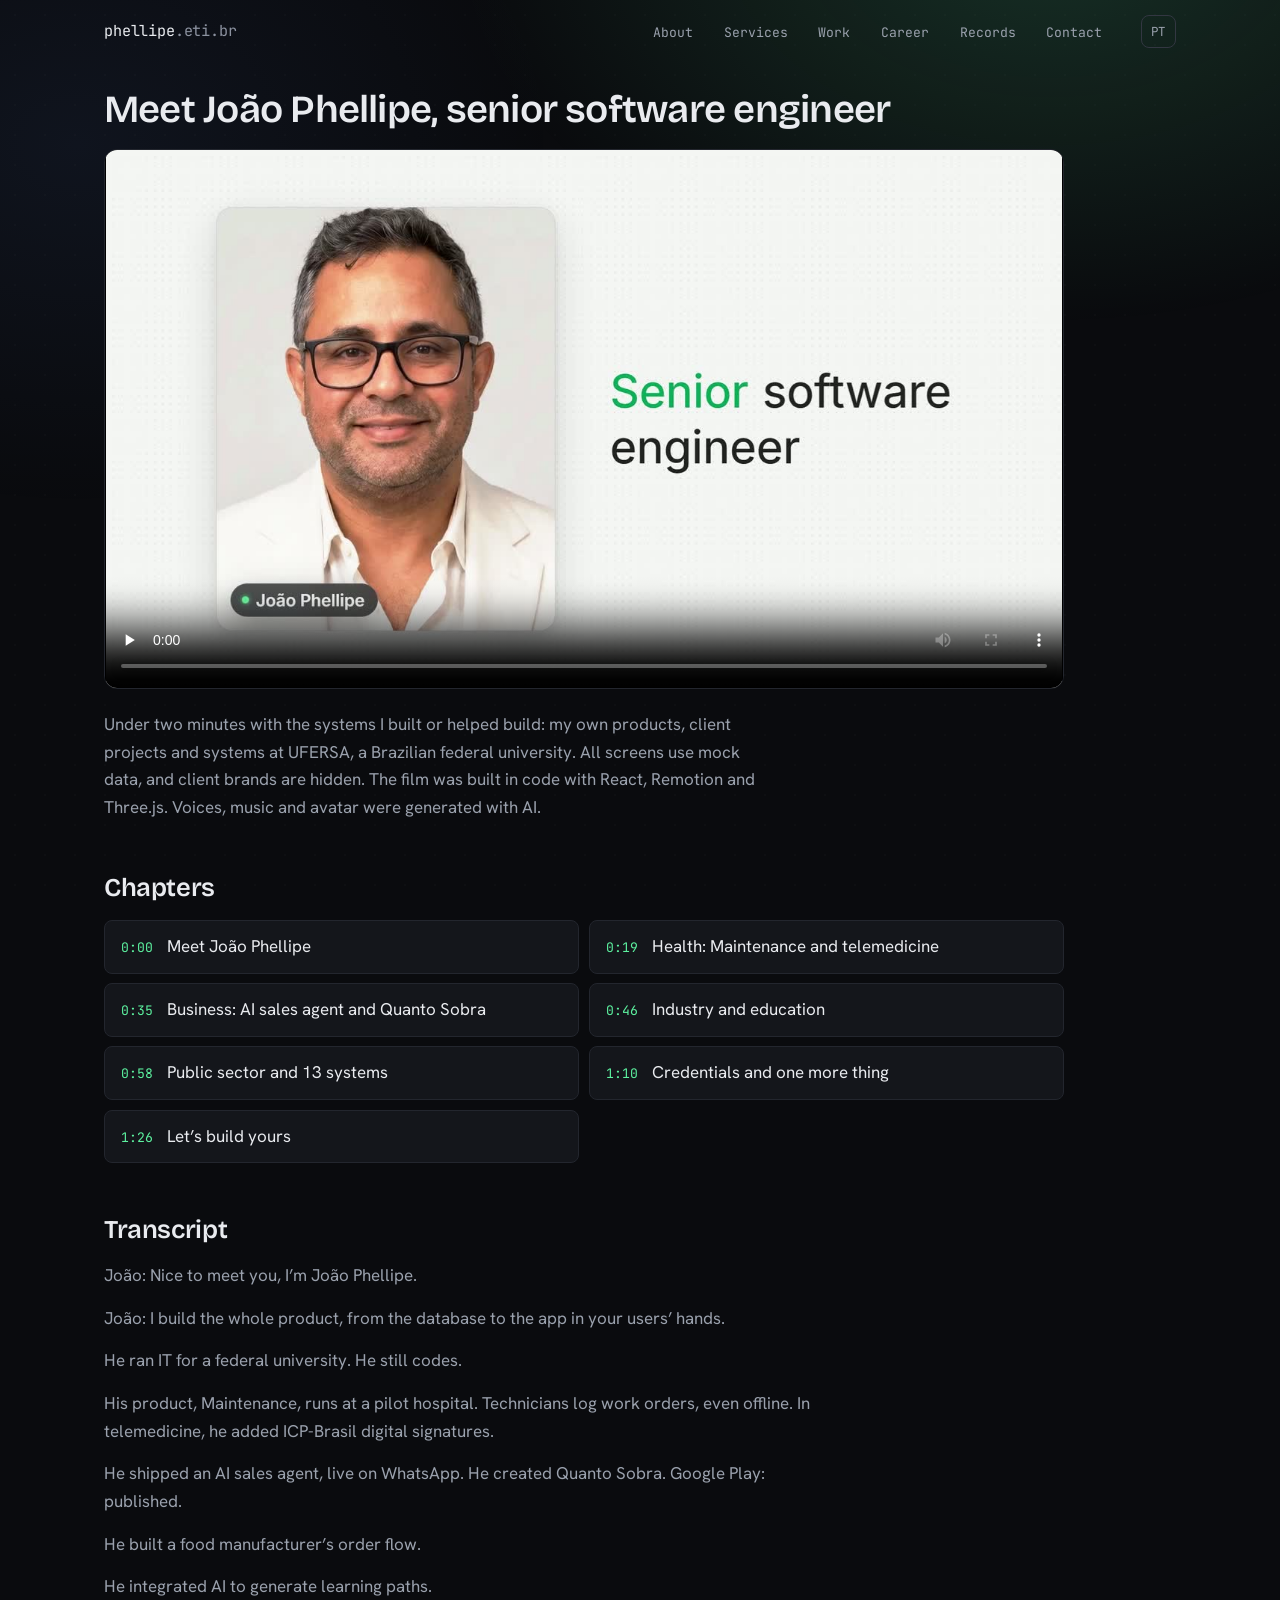
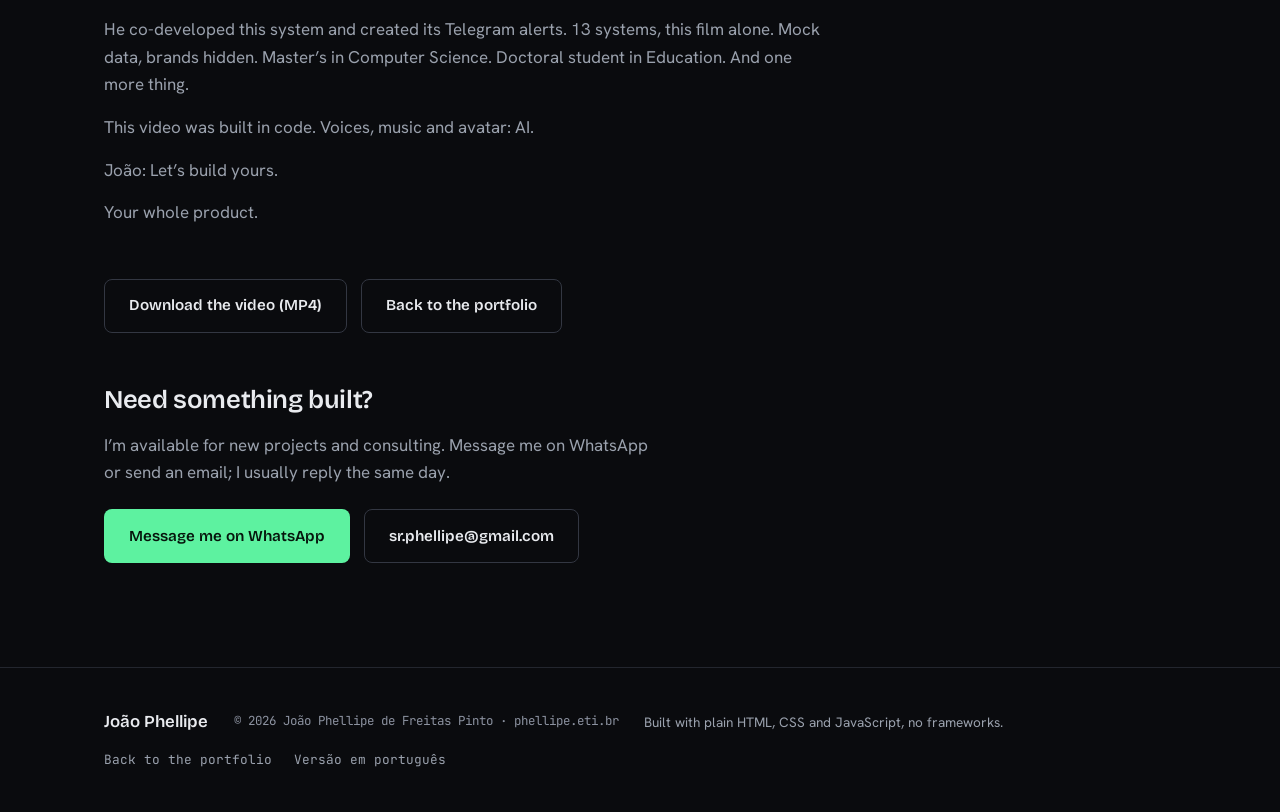
<file: en/video/index.html>
<!doctype html>
<!-- Gerado por tools/build.mjs a partir de src/content.mjs e styles.css. Não edite este arquivo: edite a fonte e rode `node tools/build.mjs`. -->
<html lang="en">
<head>
  <meta charset="utf-8">
  <meta name="viewport" content="width=device-width, initial-scale=1">
  <script>(function(d){d.classList.add('js');if(location.hash.length>1)d.classList.add('cv-off')})(document.documentElement)</script>
  <title>Video: João Phellipe, senior software engineer</title>
  <meta name="description" content="In under two minutes, João Phellipe shows 13 systems he built or helped build for health, business, industry, education and the public sector.">
  <link rel="canonical" href="https://phellipe.eti.br/en/video/">
  <link rel="alternate" hreflang="pt-BR" href="https://phellipe.eti.br/video/">
  <link rel="alternate" hreflang="pt" href="https://phellipe.eti.br/video/">
  <link rel="alternate" hreflang="en" href="https://phellipe.eti.br/en/video/">
  <link rel="alternate" hreflang="x-default" href="https://phellipe.eti.br/en/video/">
  <meta name="robots" content="max-image-preview:large">
  <meta name="author" content="João Phellipe de Freitas Pinto">
  <meta name="theme-color" content="#0A0B0E">
  <meta name="color-scheme" content="dark">

  <meta property="og:type" content="video.other">
  <meta property="og:url" content="https://phellipe.eti.br/en/video/">
  <meta property="og:title" content="Video: João Phellipe, senior software engineer">
  <meta property="og:description" content="In under two minutes, João Phellipe shows 13 systems he built or helped build for health, business, industry, education and the public sector.">
  <meta property="og:image" content="https://phellipe.eti.br/assets/video/poster-en.jpg">
  <meta property="og:image:width" content="1280">
  <meta property="og:image:height" content="720">
  <meta property="og:image:type" content="image/jpeg">
  <meta property="og:image:alt" content="Video poster: a portrait of João Phellipe on a phone screen, among system screens, with the text &quot;Senior software engineer&quot; and &quot;Introduction video&quot;">
  <meta property="og:video" content="https://phellipe.eti.br/assets/video/joao-phellipe-en.mp4">
  <meta property="og:video:type" content="video/mp4">
  <meta property="og:video:width" content="1280">
  <meta property="og:video:height" content="720">
  <meta property="og:locale" content="en_US">
  <meta property="og:locale:alternate" content="pt_BR">
  <meta property="og:site_name" content="João Phellipe">

  <meta name="twitter:card" content="summary_large_image">
  <meta name="twitter:title" content="Video: João Phellipe, senior software engineer">
  <meta name="twitter:description" content="In under two minutes, João Phellipe shows 13 systems he built or helped build for health, business, industry, education and the public sector.">
  <meta name="twitter:image" content="https://phellipe.eti.br/assets/video/poster-en.jpg">
  <meta name="twitter:image:alt" content="Video poster: a portrait of João Phellipe on a phone screen, among system screens, with the text &quot;Senior software engineer&quot; and &quot;Introduction video&quot;">

  <link rel="icon" href="/assets/favicon.svg" type="image/svg+xml">
  <link rel="icon" href="/assets/favicon-32.png" sizes="32x32" type="image/png">
  <link rel="apple-touch-icon" href="/assets/apple-touch-icon.png">
  <link rel="manifest" href="/site.webmanifest">

  <link rel="preload" as="image" href="/assets/video/poster-en.jpg" fetchpriority="high">
  <link rel="preload" href="/assets/fonts/bricolage-grotesque-latin-600-normal.woff2" as="font" type="font/woff2" crossorigin>
  <link rel="preload" href="/assets/fonts/hanken-grotesk-latin-400-normal.woff2" as="font" type="font/woff2" crossorigin>
  <link rel="preload" href="/assets/fonts/jetbrains-mono-latin-400-normal.woff2" as="font" type="font/woff2" crossorigin>

  <style>@font-face{font-family:'Bricolage Grotesque';src:url('/assets/fonts/bricolage-grotesque-latin-600-normal.woff2') format('woff2');font-weight:600;font-style:normal;font-display:fallback}@font-face{font-family:'Bricolage Grotesque';src:url('/assets/fonts/bricolage-grotesque-latin-800-normal.woff2') format('woff2');font-weight:800;font-style:normal;font-display:fallback}@font-face{font-family:'Hanken Grotesk';src:url('/assets/fonts/hanken-grotesk-latin-400-normal.woff2') format('woff2');font-weight:400;font-style:normal;font-display:fallback}@font-face{font-family:'Hanken Grotesk';src:url('/assets/fonts/hanken-grotesk-latin-500-normal.woff2') format('woff2');font-weight:500;font-style:normal;font-display:fallback}@font-face{font-family:'Hanken Grotesk';src:url('/assets/fonts/hanken-grotesk-latin-600-normal.woff2') format('woff2');font-weight:600;font-style:normal;font-display:fallback}@font-face{font-family:'JetBrains Mono';src:url('/assets/fonts/jetbrains-mono-latin-400-normal.woff2') format('woff2');font-weight:400;font-style:normal;font-display:fallback}@font-face{font-family:'JetBrains Mono';src:url('/assets/fonts/jetbrains-mono-latin-500-normal.woff2') format('woff2');font-weight:500;font-style:normal;font-display:fallback}:root{color-scheme:dark;--bg:#0A0B0E;--bg-2:#0E1014;--surface:#14161B;--surface-hi:#181B21;--line:#23262E;--line-hi:#333742;--text:#E9EBEF;--text-dim:#9AA1AD;--text-faint:#8C92A0;--accent:#5DF2A0;--accent-ink:#06150C;--accent-dim:rgba(93,242,160,0.12);--accent-line:rgba(93,242,160,0.42);--accent-glow:rgba(93,242,160,0.16);--font-display:'Bricolage Grotesque','Hanken Grotesk',sans-serif;--font-body:'Hanken Grotesk',system-ui,sans-serif;--font-mono:'JetBrains Mono',ui-monospace,'SFMono-Regular',monospace;--maxw:1200px;--gutter:clamp(1.25rem,5vw,4rem);--radius:13px;--radius-sm:8px;--ease:cubic-bezier(0.2,0.7,0.2,1)}*,*::before,*::after{box-sizing:border-box;margin:0;padding:0}html{scroll-behavior:smooth;scroll-padding-top:6rem;-webkit-text-size-adjust:100%}body{background:var(--bg);color:var(--text);font-family:var(--font-body);font-size:clamp(1rem,0.96rem + 0.2vw,1.0625rem);line-height:1.62;font-weight:400;-webkit-font-smoothing:antialiased;-moz-osx-font-smoothing:grayscale;overflow-x:hidden}body::before{content:"";position:fixed;inset:0;z-index:-2;background-image:radial-gradient(circle,rgba(255,255,255,0.02) 1px,transparent 1.3px);background-size:30px 30px;pointer-events:none}body::after{content:"";position:fixed;inset:0;z-index:-1;background:radial-gradient(60rem 40rem at 82% -8%,var(--accent-glow),transparent 62%),radial-gradient(50rem 38rem at 6% 16%,rgba(93,142,242,0.07),transparent 60%);pointer-events:none}img{display:block;max-width:100%;height:auto}ul,ol{list-style:none}a{color:inherit;text-decoration:none}button{font:inherit;color:inherit;cursor:pointer;background:none;border:none}::selection{background:var(--accent);color:var(--accent-ink)}:focus-visible{outline:2px solid var(--accent);outline-offset:3px;border-radius:3px}::-webkit-scrollbar{width:12px}::-webkit-scrollbar-track{background:var(--bg)}::-webkit-scrollbar-thumb{background:var(--line-hi);border-radius:8px;border:3px solid var(--bg)}::-webkit-scrollbar-thumb:hover{background:var(--text-faint)}.mono{font-family:var(--font-mono);font-variant-numeric:tabular-nums}.visually-hidden{position:absolute !important;width:1px;height:1px;padding:0;margin:-1px;overflow:hidden;clip:rect(0 0 0 0);white-space:nowrap;border:0}.nowrap{white-space:nowrap}h1,h2,h3,h4{overflow-wrap:break-word}.prose-link,.service-desc a,.work-desc a,.faq-item p a,.about-body a,.section-note a{color:var(--text);text-decoration:underline;text-decoration-color:var(--accent-line);text-decoration-thickness:1px;text-underline-offset:3px;transition:color 0.2s var(--ease),text-decoration-color 0.2s var(--ease)}.prose-link:hover,.service-desc a:hover,.work-desc a:hover,.faq-item p a:hover,.about-body a:hover,.section-note a:hover{color:var(--accent);text-decoration-color:var(--accent)}.ext-tail{white-space:nowrap}.ext{display:inline-block;width:0.72em;height:0.72em;vertical-align:-0.02em;color:var(--accent);fill:none;stroke:currentColor;stroke-width:2.6;stroke-linecap:round;stroke-linejoin:round}.skip-link{position:fixed;top:-120px;left:1rem;z-index:200;padding:0.7rem 1.1rem;background:var(--accent);color:var(--accent-ink);font-family:var(--font-mono);font-size:0.85rem;font-weight:400;border-radius:var(--radius-sm);transition:top 0.22s var(--ease)}.skip-link:focus{top:1rem}main{display:block}.section{max-width:var(--maxw);margin-inline:auto;padding-inline:var(--gutter);padding-block:clamp(4.5rem,10vh,8rem)}main>.section{content-visibility:auto;contain-intrinsic-size:auto 1200px}html.cv-off main>.section{content-visibility:visible}.section-head{margin-bottom:clamp(2.25rem,5vw,3.5rem)}.kicker{display:flex;align-items:center;gap:0.6rem;font-size:0.76rem;font-weight:400;letter-spacing:0.16em;text-transform:uppercase;color:var(--text-faint)}.kicker-num{color:var(--accent)}.kicker::after{content:"";flex:1;height:1px;background:linear-gradient(to right,var(--line),transparent)}.section-title{margin-top:1.15rem;font-family:var(--font-display);font-weight:600;font-size:clamp(1.95rem,1.2rem + 2.6vw,3.15rem);line-height:1.06;letter-spacing:-0.02em;color:var(--text);max-width:24ch;text-wrap:balance}.section-title .nowrap{display:inline-block;max-width:100%;white-space:normal}.section-note{margin-top:1.1rem;max-width:56ch;color:var(--text-dim)}.site-header{position:fixed;top:0;left:0;right:0;z-index:100;transition:background 0.3s var(--ease),border-color 0.3s var(--ease),backdrop-filter 0.3s var(--ease);border-bottom:1px solid transparent}.site-header.scrolled{background:rgba(10,11,14,0.82);backdrop-filter:blur(14px) saturate(140%);-webkit-backdrop-filter:blur(14px) saturate(140%);border-bottom-color:var(--line)}.nav{max-width:var(--maxw);margin-inline:auto;padding:0.95rem var(--gutter);display:flex;align-items:center;gap:1rem}.brand{margin-right:auto;font-family:var(--font-mono);font-size:0.95rem;font-weight:400;letter-spacing:-0.01em;color:var(--text)}.brand-accent{color:var(--text-faint)}.brand:hover .brand-accent{color:var(--accent)}.nav-menu{display:flex;align-items:center;gap:clamp(1.25rem,3vw,2.5rem)}.nav-links{display:flex;align-items:center;gap:clamp(1.1rem,2.4vw,2rem)}.nav-links a{position:relative;font-family:var(--font-mono);font-size:0.82rem;color:var(--text-dim);padding:0.3rem 0;transition:color 0.2s var(--ease)}.nav-links a::after{content:"";position:absolute;left:0;bottom:-2px;width:100%;height:1px;background:var(--accent);transform:scaleX(0);transform-origin:left;transition:transform 0.25s var(--ease)}.nav-links a:hover{color:var(--text)}.nav-links a:hover::after,.nav-links a.active::after{transform:scaleX(1)}.nav-links a.active{color:var(--accent)}.lang-toggle{order:2;margin-left:calc(clamp(1.25rem,3vw,2.5rem) - 1rem);font-family:var(--font-mono);font-size:0.78rem;font-weight:400;color:var(--text-dim);padding:0.34rem 0.6rem;border:1px solid var(--line-hi);border-radius:var(--radius-sm);transition:color 0.2s var(--ease),border-color 0.2s var(--ease),background 0.2s var(--ease)}.lang-toggle:hover{color:var(--accent);border-color:var(--accent-line);background:var(--accent-dim)}.nav-toggle{order:3;display:none;width:42px;height:42px;flex-direction:column;justify-content:center;align-items:center;gap:5px;border:1px solid var(--line-hi);border-radius:var(--radius-sm)}.nav-toggle span{display:block;width:17px;height:1.5px;background:var(--text);transition:transform 0.25s var(--ease),opacity 0.2s var(--ease)}.site-header.menu-open .nav-toggle span:first-child{transform:translateY(3.25px) rotate(45deg)}.site-header.menu-open .nav-toggle span:last-child{transform:translateY(-3.25px) rotate(-45deg)}.btn{display:inline-flex;align-items:center;gap:0.5rem;padding:0.85rem 1.5rem;font-family:var(--font-display);font-size:0.95rem;font-weight:600;border-radius:var(--radius-sm);border:1px solid transparent;transition:transform 0.2s var(--ease),background 0.2s var(--ease),border-color 0.2s var(--ease),color 0.2s var(--ease),box-shadow 0.2s var(--ease)}.btn-primary{background:var(--accent);color:var(--accent-ink)}.btn-primary:hover{transform:translateY(-2px);box-shadow:0 12px 30px -10px var(--accent-glow),0 0 0 1px var(--accent-line)}.btn-ghost{border-color:var(--line-hi);color:var(--text)}.btn-ghost:hover{border-color:var(--accent-line);color:var(--accent);background:var(--accent-dim);transform:translateY(-2px)}.hero{max-width:var(--maxw);margin-inline:auto;padding-inline:var(--gutter);padding-block:clamp(7rem,14vh,10rem) clamp(3rem,6vh,4.5rem);min-height:min(100svh,1600px);display:flex;flex-direction:column;justify-content:center;gap:clamp(2.5rem,7vh,5rem)}.hero-grid{display:grid;grid-template-columns:1.55fr 0.9fr;gap:clamp(2rem,5vw,4.5rem);align-items:center}.hero-title{display:flex;flex-direction:column-reverse;gap:1rem;font-size:inherit;font-weight:inherit;line-height:inherit}.hero-role{font-family:var(--font-mono);font-size:0.84rem;font-weight:400;line-height:1.5;letter-spacing:0.04em;color:var(--accent)}.hero-role::before{content:"// ";content:"// " / ""}.hero-name{display:block;font-family:var(--font-display);font-weight:800;font-size:clamp(3.1rem,1.5rem + 8vw,7.5rem);line-height:0.94;letter-spacing:-0.035em}.hero-statement{margin-top:1.5rem;max-width:26ch;font-family:var(--font-display);font-weight:600;font-size:clamp(1.2rem,1rem + 1vw,1.7rem);line-height:1.28;letter-spacing:-0.015em;color:var(--text);text-wrap:balance}.hero-focus{margin-top:1.4rem;font-size:0.92rem;color:var(--text-dim);display:flex;align-items:center;flex-wrap:wrap;gap:0.45rem}.hero-focus .prompt{color:var(--accent)}.hero-focus .typed{color:var(--text);font-weight:400}.caret{display:inline-block;width:0.55em;height:1.05em;background:var(--accent);transform:translateY(0.13em);animation:blink 1.15s steps(1,end) 4}.hero-sub{margin-top:1.6rem;max-width:46ch;color:var(--text-dim)}.hero-cta{margin-top:2rem;display:flex;flex-wrap:wrap;gap:0.85rem}.hero-aside{display:flex;justify-content:center}.portrait{position:relative;width:min(100%,340px);padding:0.7rem;border:1px solid var(--line);border-radius:var(--radius);background:var(--surface)}.portrait::before,.portrait::after{content:"";position:absolute;width:18px;height:18px;border:1.5px solid var(--accent)}.portrait::before{top:-1px;left:-1px;border-right:0;border-bottom:0}.portrait::after{bottom:-1px;right:-1px;border-left:0;border-top:0}.portrait picture{display:block}.portrait img{width:100%;aspect-ratio:1;object-fit:cover;border-radius:calc(var(--radius) - 6px);background:#2a1f14;filter:grayscale(0.32) contrast(1.04);transition:filter 0.4s var(--ease)}.portrait:hover img{filter:grayscale(0) contrast(1)}.portrait-tag{display:flex;align-items:center;gap:0.5rem;margin-top:0.7rem;padding:0.15rem 0.3rem 0.3rem;font-size:0.74rem;color:var(--text-dim)}.status-dot{position:relative;width:7px;height:7px;border-radius:50%;background:var(--accent)}.status-dot::after{content:"";position:absolute;inset:0;border-radius:50%;background:var(--accent);opacity:0;animation:pulse 2.4s var(--ease) 2}.hero-stats{display:grid;grid-template-columns:repeat(3,1fr);border:1px solid var(--line);border-radius:var(--radius);background:linear-gradient(180deg,var(--surface),var(--bg-2));overflow:hidden}.hero-stats li{padding:clamp(1.25rem,3vw,1.9rem);display:flex;flex-direction:column;gap:0.35rem}.hero-stats li + li{border-left:1px solid var(--line)}.stat-num{font-family:var(--font-display);font-weight:800;font-size:clamp(1.9rem,1.2rem + 2vw,2.9rem);line-height:1;letter-spacing:-0.03em;font-variant-numeric:tabular-nums}.stat-plus{color:var(--accent)}.stat-label{font-size:0.74rem;letter-spacing:0.08em;text-transform:uppercase;color:var(--text-faint)}.about-body{display:flex;flex-direction:column;gap:1.4rem;max-width:64ch;font-size:clamp(1.05rem,1rem + 0.35vw,1.22rem);line-height:1.66;color:var(--text-dim)}.about-body p strong,.about-body p b{color:var(--text);font-weight:600}.stack-grid{display:grid;grid-template-columns:repeat(auto-fit,minmax(230px,1fr));gap:1.6rem 2rem}.stack-group{border-top:1px solid var(--line);padding-top:1.2rem}.stack-label{font-size:0.78rem;font-weight:500;letter-spacing:0.12em;text-transform:uppercase;color:var(--accent);margin-bottom:0.95rem}.tag-list{display:flex;flex-wrap:wrap;gap:0.5rem}.tag{font-family:var(--font-mono);font-size:0.78rem;color:var(--text-dim);padding:0.32rem 0.62rem;border:1px solid var(--line);border-radius:var(--radius-sm);background:var(--surface);transition:color 0.18s var(--ease),border-color 0.18s var(--ease)}.stack-group .tag:hover{color:var(--text);border-color:var(--line-hi)}.work-list{display:grid;grid-template-columns:repeat(2,1fr);gap:1.1rem}.work-card{position:relative;display:flex;flex-direction:column;gap:0.95rem;padding:clamp(1.4rem,3vw,1.9rem);background:var(--surface);border:1px solid var(--line);border-radius:var(--radius);transition:transform 0.25s var(--ease),border-color 0.25s var(--ease),background 0.25s var(--ease)}.work-card:hover{transform:translateY(-4px);border-color:var(--accent-line);background:var(--surface-hi)}.work-card-head{display:flex;align-items:baseline;gap:0.85rem}.work-num{font-size:0.8rem;font-weight:500;color:var(--text-faint);transition:color 0.25s var(--ease)}.work-card:hover .work-num{color:var(--accent)}.work-title{font-family:var(--font-display);font-weight:600;font-size:clamp(1.1rem,1rem + 0.5vw,1.32rem);line-height:1.2;letter-spacing:-0.015em}.work-desc{color:var(--text-dim);font-size:0.96rem;line-height:1.58;flex:1}.work-tags{display:flex;flex-wrap:wrap;gap:0.4rem;padding-top:0.3rem}.work-tags .tag{font-size:0.72rem;padding:0.24rem 0.5rem;background:var(--bg-2)}.work-groups{display:flex;flex-direction:column;gap:clamp(2.5rem,5vw,3.5rem)}.work-group-title{display:flex;align-items:center;gap:0.7rem;margin-bottom:1.1rem;font-size:0.78rem;font-weight:500;letter-spacing:0.14em;text-transform:uppercase;color:var(--text-faint)}.work-group-title::after{content:"";flex:1;height:1px;background:linear-gradient(to right,var(--line),transparent)}.work-badge{align-self:flex-start;font-size:0.7rem;font-weight:500;letter-spacing:0.08em;text-transform:uppercase;color:var(--accent);padding:0.28rem 0.6rem;border:1px solid var(--accent-line);border-radius:999px;background:var(--accent-dim);line-height:1.4}.work-links{display:flex;flex-wrap:wrap;gap:0.35rem 1.2rem}.work-links a{display:inline-block;min-height:24px;font-size:0.9rem;font-weight:500;color:var(--text);text-decoration:underline;text-decoration-color:var(--accent-line);text-underline-offset:3px;transition:color 0.2s var(--ease),text-decoration-color 0.2s var(--ease)}.work-links a:hover{color:var(--accent);text-decoration-color:var(--accent)}.work-card.is-featured{grid-column:1 / -1;border-color:var(--accent-line);background:radial-gradient(40rem 18rem at 100% 0%,var(--accent-glow),transparent 70%),var(--surface)}.work-card.is-featured .work-title{font-size:clamp(1.3rem,1.1rem + 0.9vw,1.7rem)}.work-card.is-featured .work-desc{max-width:78ch}.work-list:not(:has(>.is-featured))>.work-card:last-child:nth-child(odd),.work-list:has(>.is-featured)>.work-card:last-child:nth-child(even),.doc-list>.doc-item:last-child:nth-child(odd){grid-column:1 / -1}.work-list>.work-card:last-child .work-desc{max-width:78ch}.service-grid{display:grid;grid-template-columns:repeat(3,minmax(0,1fr));gap:1.1rem}.service-card{display:flex;flex-direction:column;gap:0.75rem;padding:clamp(1.3rem,2.6vw,1.7rem);background:var(--surface);border:1px solid var(--line);border-radius:var(--radius);transition:border-color 0.25s var(--ease),transform 0.25s var(--ease)}.service-card:hover{border-color:var(--accent-line);transform:translateY(-3px)}.service-num{font-size:0.76rem;color:var(--accent)}.service-title{font-family:var(--font-display);font-weight:600;font-size:1.14rem;line-height:1.25;letter-spacing:-0.01em}.service-desc{color:var(--text-dim);font-size:0.95rem;line-height:1.58}.video-player{max-width:960px}.video-frame{position:relative;overflow:hidden;aspect-ratio:16 / 9;border:1px solid var(--line);border-radius:var(--radius);background:#000}.video-frame video{position:absolute;inset:0;display:block;width:100%;height:100%;background:#000}html.js .video-frame:not(.is-ready) video{display:none}.video-fallback{position:absolute;left:0;right:0;bottom:0;padding:0.9rem 1.1rem;background:rgba(10,11,14,0.9);border-top:1px solid var(--line);color:var(--text);font-size:0.92rem}.video-fallback:empty{padding:0;border:0}.video-caption{margin-top:0.85rem;font-size:0.76rem;letter-spacing:0.04em;color:var(--text-faint)}.transcript{max-width:960px;margin-top:1.4rem;border:1px solid var(--line);border-radius:var(--radius);background:var(--surface)}.transcript summary{display:flex;align-items:center;justify-content:space-between;gap:1rem;min-height:48px;padding:0.85rem 1.2rem;cursor:pointer;list-style:none;font-family:var(--font-mono);font-size:0.85rem;color:var(--text)}.transcript summary::-webkit-details-marker{display:none}.transcript summary::after{content:"+";font-size:1.1rem;line-height:1;color:var(--accent)}.transcript[open] summary::after{content:"\2212"}.transcript summary:hover{color:var(--accent)}.transcript-body{display:flex;flex-direction:column;gap:0.95rem;max-width:72ch;padding:0.2rem 1.2rem 1.4rem;color:var(--text-dim)}.transcript-note{font-size:0.8rem;color:var(--text-faint)}.video-more{margin-top:1.4rem}.watch{max-width:var(--maxw);margin-inline:auto;padding:5.5rem var(--gutter) clamp(3.5rem,8vh,6rem)}.watch-wrap{max-width:960px}.watch-title{font-family:var(--font-display);font-weight:600;font-size:clamp(1.55rem,1.05rem + 1.9vw,2.4rem);line-height:1.12;letter-spacing:-0.02em;text-wrap:balance;margin-bottom:1.1rem}.watch-player{width:min(100%,max(20rem,calc((100svh - 14rem) * 16 / 9)))}.watch-intro{margin-top:1.4rem;max-width:66ch;color:var(--text-dim)}.watch-section{margin-top:clamp(2.25rem,5vw,3.25rem)}.watch-h2{margin-bottom:1.1rem;font-family:var(--font-display);font-weight:600;font-size:clamp(1.3rem,1.1rem + 0.8vw,1.6rem);line-height:1.15;letter-spacing:-0.015em}.chapters{display:grid;grid-template-columns:repeat(auto-fill,minmax(min(100%,22rem),1fr));gap:0.6rem}.chapters a{display:flex;align-items:baseline;gap:0.9rem;min-height:48px;padding:0.75rem 1rem;border:1px solid var(--line);border-radius:var(--radius-sm);background:var(--surface);color:var(--text);text-decoration:none;transition:border-color 0.2s var(--ease),background 0.2s var(--ease)}.chapters a:hover{border-color:var(--accent-line);background:var(--surface-hi)}.chapter-time{flex:none;min-width:2.6ch;font-size:0.82rem;color:var(--accent)}.chapter-name{min-width:0;overflow-wrap:anywhere}.watch-transcript{display:flex;flex-direction:column;gap:0.95rem;max-width:72ch;color:var(--text-dim)}.watch-links{margin-top:clamp(2.25rem,5vw,3.25rem);display:flex;flex-wrap:wrap;gap:0.85rem}.watch-contact p{max-width:56ch;color:var(--text-dim)}.watch-contact .contact-actions{justify-content:flex-start;margin:1.4rem 0 0}.doc-list{display:grid;grid-template-columns:repeat(2,minmax(0,1fr));gap:1.1rem}.doc-item{display:flex;flex-direction:column;gap:0.6rem;padding:clamp(1.25rem,2.6vw,1.6rem);background:var(--surface);border:1px solid var(--line);border-radius:var(--radius)}.doc-period{font-size:0.76rem;letter-spacing:0.04em;color:var(--accent)}.doc-title{font-family:var(--font-display);font-weight:600;font-size:1.08rem;line-height:1.3;letter-spacing:-0.01em}.doc-desc{color:var(--text-dim);font-size:0.94rem;line-height:1.55}.doc-links{display:flex;flex-direction:column;gap:0.35rem;margin-top:0.2rem}.doc-links a{display:inline-block;min-height:24px;padding:0.12rem 0;font-size:0.9rem;color:var(--text);text-decoration:underline;text-decoration-color:var(--accent-line);text-underline-offset:3px;transition:color 0.2s var(--ease),text-decoration-color 0.2s var(--ease)}.doc-links a:hover{color:var(--accent);text-decoration-color:var(--accent)}.faq-list{display:grid;grid-template-columns:repeat(2,minmax(0,1fr));gap:1.6rem 2.4rem}.faq-item{border-top:1px solid var(--line);padding-top:1.1rem}.faq-item h3{font-family:var(--font-display);font-weight:600;font-size:1.1rem;line-height:1.3;letter-spacing:-0.01em}.faq-item p{margin-top:0.55rem;color:var(--text-dim);font-size:0.96rem}.path-grid{display:grid;grid-template-columns:1.5fr 1fr;gap:clamp(2.5rem,6vw,5rem)}.sub-label{font-size:0.78rem;font-weight:500;letter-spacing:0.14em;text-transform:uppercase;color:var(--text-faint);margin-bottom:1.8rem}.timeline{display:flex;flex-direction:column}.timeline-item{position:relative;padding-left:1.8rem;padding-bottom:2.1rem;border-left:1px solid var(--line)}.timeline-item:last-child{padding-bottom:0}.timeline-item::before{content:"";position:absolute;left:-5px;top:0.4rem;width:9px;height:9px;border-radius:50%;background:var(--bg);border:1.5px solid var(--line-hi);transition:border-color 0.25s var(--ease),background 0.25s var(--ease)}.timeline-item:first-child::before{background:var(--accent);border-color:var(--accent);box-shadow:0 0 0 4px var(--accent-dim)}.timeline-period{font-size:0.76rem;letter-spacing:0.04em;color:var(--accent)}.timeline-role{margin-top:0.4rem;font-family:var(--font-display);font-weight:600;font-size:1.12rem;line-height:1.3;letter-spacing:-0.01em}.work-title,.doc-title,.timeline-role,.service-title,.edu-degree,.faq-item h3{text-wrap:balance}.timeline-desc{margin-top:0.45rem;color:var(--text-dim);font-size:0.95rem;line-height:1.55}.edu-list{display:flex;flex-direction:column;gap:1.3rem}.edu-item{display:flex;flex-direction:column;gap:0.3rem;padding-bottom:1.3rem;border-bottom:1px solid var(--line)}.edu-list .edu-item:last-child{border-bottom:0;padding-bottom:0}.edu-degree{font-family:var(--font-display);font-weight:600;font-size:1.02rem;letter-spacing:-0.01em}.edu-meta{font-size:0.78rem;color:var(--text-faint)}.pub-list{display:flex;flex-direction:column}.pub-item{display:grid;grid-template-columns:4.5rem 1fr;gap:1.5rem;padding:1.4rem 0;border-top:1px solid var(--line);align-items:start}.pub-list .pub-item:last-child{border-bottom:1px solid var(--line)}.pub-year{font-size:0.82rem;color:var(--accent);padding-top:0.15rem}.pub-text{color:var(--text-dim);max-width:60ch}.pub-body{display:flex;flex-direction:column;gap:0.35rem;max-width:72ch}.pub-title{color:var(--text);font-weight:500;line-height:1.45}.pub-meta{color:var(--text-dim);font-size:0.92rem}.pub-meta cite{font-style:italic}.pub-doi a{display:inline-block;min-height:24px;font-family:var(--font-mono);font-size:0.8rem;color:var(--text-dim);text-decoration:underline;text-decoration-color:var(--accent-line);text-underline-offset:3px}.pub-doi a:hover{color:var(--accent)}.section-contact{text-align:center;position:relative}.section-contact .section-head{display:flex;flex-direction:column;align-items:center}.section-contact .kicker{width:100%;max-width:28rem}.section-contact .section-title{max-width:18ch;font-weight:800}.section-contact .section-note{text-align:center}.contact-actions{display:flex;flex-wrap:wrap;justify-content:center;gap:0.85rem;margin-bottom:2.75rem}.contact-links{display:grid;grid-template-columns:repeat(2,minmax(0,1fr));gap:1rem;max-width:30rem;margin:0 auto 2.25rem}.contact-links a{display:flex;flex-direction:column;gap:0.25rem;padding:1.05rem 1.2rem;text-align:left;border:1px solid var(--line);border-radius:var(--radius);background:var(--surface);transition:border-color 0.2s var(--ease),background 0.2s var(--ease),transform 0.2s var(--ease)}.contact-links a:hover{border-color:var(--accent-line);background:var(--surface-hi);transform:translateY(-3px)}.link-label{font-size:0.74rem;letter-spacing:0.1em;text-transform:uppercase;color:var(--text-faint)}.link-value{color:var(--text);font-weight:500;font-size:0.95rem}.contact-loc{font-size:0.8rem;color:var(--text-faint);letter-spacing:0.04em}.vcard{position:relative;max-width:clamp(15rem,60vw,19rem);margin:2.75rem auto;padding:clamp(1.4rem,4vw,1.8rem);display:flex;flex-direction:column;align-items:center;gap:1.05rem;background:var(--surface);border:1px solid var(--line);border-radius:var(--radius)}.vcard::before,.vcard::after{content:"";position:absolute;width:18px;height:18px;border:1.5px solid var(--accent)}.vcard::before{top:-1px;left:-1px;border-right:0;border-bottom:0}.vcard::after{bottom:-1px;right:-1px;border-left:0;border-top:0}.vcard-code{position:relative;overflow:hidden;padding:0.7rem;background:#ffffff;border-radius:var(--radius-sm)}.vcard-code img{display:block;width:180px;height:180px}.vcard-scan{position:absolute;left:0;right:0;top:0;height:3px;opacity:0;background:linear-gradient(180deg,transparent,var(--accent),transparent);box-shadow:0 0 8px 1px var(--accent-glow);pointer-events:none}.vcard.is-visible .vcard-scan{animation:vcard-scan 0.9s var(--ease) 0.35s 1}.vcard-caption{font-size:0.78rem;letter-spacing:0.04em;color:var(--text-faint)}.vcard-phone{margin-top:-0.35rem;font-size:0.95rem;font-variant-numeric:tabular-nums;color:var(--text)}.vcard-phone .mono{margin-right:0.35rem;font-size:0.74rem;letter-spacing:0.1em;text-transform:uppercase;color:var(--text-dim)}.site-footer{border-top:1px solid var(--line);margin-top:2rem}.footer-inner{max-width:var(--maxw);margin-inline:auto;padding:2.5rem var(--gutter);display:flex;flex-wrap:wrap;align-items:center;gap:0.6rem 1.6rem}.footer-name{font-family:var(--font-display);font-weight:600;font-size:1.05rem}.footer-meta{font-size:0.78rem;color:var(--text-faint)}.footer-craft{font-size:0.85rem;color:var(--text-dim)}.footer-links{flex-basis:100%;display:flex;flex-wrap:wrap;gap:0.4rem 1.4rem}.footer-links a,.footer-top{display:inline-flex;align-items:center;min-height:24px;font-family:var(--font-mono);font-size:0.8rem;color:var(--text-dim);transition:color 0.2s var(--ease)}.footer-links a:hover,.footer-top:hover{color:var(--accent)}.notfound{max-width:var(--maxw);margin-inline:auto;padding:clamp(8rem,18vh,11rem) var(--gutter) clamp(4rem,10vh,6rem);min-height:70svh}.notfound-code{font-size:0.84rem;letter-spacing:0.04em;color:var(--accent)}.notfound h1{margin-top:1rem;font-family:var(--font-display);font-weight:800;font-size:clamp(2.6rem,1.4rem + 5vw,5rem);line-height:0.98;letter-spacing:-0.03em}.notfound p:not(.notfound-code){margin-top:1.2rem;max-width:56ch;color:var(--text-dim)}.notfound-links{margin-top:2rem;display:flex;flex-wrap:wrap;gap:0.85rem}html.js [data-reveal]{opacity:0;transform:translateY(22px)}[data-reveal]{transition:opacity 0.7s var(--ease),transform 0.7s var(--ease)}html.js [data-reveal].is-visible{opacity:1;transform:none}.work-card[data-reveal]:nth-child(even){transition-delay:0.09s}@keyframes blink{0%,100%{opacity:1}50%{opacity:0}}@keyframes pulse{0%{transform:scale(1);opacity:0.45}70%{transform:scale(3.6);opacity:0}100%{transform:scale(3.6);opacity:0}}@keyframes rise{from{transform:translateY(18px)}to{transform:none}}@keyframes vcard-scan{0%{transform:translateY(0);opacity:0}15%{opacity:1}85%{opacity:1}100%{transform:translateY(180px);opacity:0}}.hero-statement,.hero-focus,.hero-sub,.hero-cta,.hero-stats{animation:rise 0.8s var(--ease) backwards}.hero-statement{animation-delay:0.05s}.hero-focus{animation-delay:0.12s}.hero-sub{animation-delay:0.18s}.hero-cta{animation-delay:0.24s}.hero-stats{animation-delay:0.3s}@media (max-width:880px){.nav-toggle{display:flex}.nav-menu{position:absolute;top:100%;left:0;right:0;flex-direction:column;align-items:stretch;gap:1.5rem;padding:1.5rem var(--gutter) 2rem;background:var(--bg-2);border-bottom:1px solid var(--line);transform:translateY(-12px);opacity:0;pointer-events:none;visibility:hidden;transition:opacity 0.25s var(--ease),transform 0.25s var(--ease),visibility 0s linear 0.25s}.site-header.menu-open .nav-menu{transform:translateY(0);opacity:1;pointer-events:auto;visibility:visible;transition-delay:0s}.site-header.menu-open{background:rgba(10,11,14,0.92);backdrop-filter:blur(14px);-webkit-backdrop-filter:blur(14px)}.nav-links{flex-direction:column;align-items:flex-start;gap:1.1rem}.nav-links a{font-size:1rem}.lang-toggle{margin-left:0}.hero-grid{grid-template-columns:1fr;gap:2.75rem}.hero-aside{order:-1;justify-content:flex-start}.portrait{width:min(64%,240px)}.hero-statement,.hero-sub{max-width:none}.work-list{grid-template-columns:1fr}.path-grid{grid-template-columns:1fr;gap:3rem}.doc-list,.faq-list{grid-template-columns:1fr}}@media (max-width:1000px){.service-grid{grid-template-columns:repeat(2,minmax(0,1fr))}}@media (max-width:640px){.service-grid{grid-template-columns:1fr}}@media (max-width:540px){.hero-stats{grid-template-columns:1fr}.hero-stats li + li{border-left:0;border-top:1px solid var(--line)}.contact-links{grid-template-columns:1fr}.pub-item{grid-template-columns:1fr;gap:0.4rem}}@media (max-width:400px){.portrait{width:min(78%,250px)}.work-badge{letter-spacing:0.04em}}@media (prefers-reduced-motion:reduce){*,*::before,*::after{animation-duration:0.01ms !important;animation-iteration-count:1 !important;transition-duration:0.01ms !important;scroll-behavior:auto !important}}@media print{:root{color-scheme:light;--bg:#fff;--text:#111;--text-dim:#333;--text-faint:#555;--line:#ccc;--surface:#fff;--accent:#0a7c43}body{background:#fff;color:#111}body::before,body::after{display:none}.site-header,.nav-toggle,.lang-toggle,.hero-cta,.contact-actions,.footer-links,.caret,.status-dot,.vcard .btn,#video{display:none !important}[data-reveal]{opacity:1 !important;transform:none !important}main>.section{content-visibility:visible}.hero{min-height:auto;padding-block:1rem}.hero-grid{grid-template-columns:1fr}.section{padding-block:1.5rem}.work-list{grid-template-columns:1fr 1fr}.work-card,.contact-links a,.doc-item,.service-card{border:1px solid #ccc}a{color:#111}.work-card,.timeline-item,.doc-item,.service-card{break-inside:avoid}}</style>
</head>
<body>
  <a class="skip-link" href="#conteudo">Skip to content</a>

  <header class="site-header" id="site-header">
    <nav class="nav" aria-label="Primary">
      <a class="brand" href="/en/">phellipe<span class="brand-accent">.eti.br</span></a>

      <button class="nav-toggle" type="button" data-menu-toggle aria-label="Open menu" aria-expanded="false" aria-controls="nav-menu">
        <span aria-hidden="true"></span>
        <span aria-hidden="true"></span>
      </button>

      <div class="nav-menu" id="nav-menu">
        <ul class="nav-links">
          <li><a href="/en/#sobre">About</a></li>
          <li><a href="/en/#servicos">Services</a></li>
          <li><a href="/en/#trabalhos">Work</a></li>
          <li><a href="/en/#trajetoria">Career</a></li>
          <li><a href="/en/#documentos">Records</a></li>
          <li><a href="/en/#contato">Contact</a></li>
        </ul>
      </div>

      <!-- fora do menu: no celular a troca de idioma fica visível ao lado do botão -->
      <a class="lang-toggle" href="/video/" hreflang="pt-BR" lang="pt-BR" aria-label="PT — versão em português">PT</a>
    </nav>
  </header>

  <main id="conteudo" class="watch">
    <article class="watch-wrap">
      <h1 class="watch-title">Meet João Phellipe, senior software engineer</h1>

      <div class="video-player watch-player">
        <div class="video-frame is-ready">
          <video id="video-apresentacao" controls playsinline preload="none" width="1280" height="720" poster="/assets/video/poster-en.jpg" data-watch aria-describedby="watch-intro">
            <source src="/assets/video/joao-phellipe-en.mp4" type="video/mp4">
            <track kind="captions" srclang="en" label="English" src="/assets/video/joao-phellipe-en.vtt" default>
            <p>Your browser does not play video. <a href="/assets/video/joao-phellipe-en.mp4">Download the video (MP4)</a></p>
          </video>
          <div class="video-fallback" role="status" data-msg="The video couldn’t be loaded. The full transcript is right below."></div>
        </div>
      </div>

      <p class="watch-intro" id="watch-intro">Under two minutes with the systems I built or helped build: my own products, client projects and systems at UFERSA, a Brazilian federal university. All screens use mock data, and client brands are hidden. The film was built in code with React, Remotion and Three.js. Voices, music and avatar were generated with AI.</p>

      <section class="watch-section" aria-labelledby="capitulos-title">
        <h2 class="watch-h2" id="capitulos-title">Chapters</h2>
        <ol class="chapters">
          <li><a href="?t=0" data-t="0"><span class="chapter-time mono">0:00</span><span class="chapter-name">Meet João Phellipe</span></a></li>
          <li><a href="?t=19" data-t="19"><span class="chapter-time mono">0:19</span><span class="chapter-name">Health: Maintenance and telemedicine</span></a></li>
          <li><a href="?t=35" data-t="35"><span class="chapter-time mono">0:35</span><span class="chapter-name">Business: AI sales agent and Quanto Sobra</span></a></li>
          <li><a href="?t=46" data-t="46"><span class="chapter-time mono">0:46</span><span class="chapter-name">Industry and education</span></a></li>
          <li><a href="?t=58" data-t="58"><span class="chapter-time mono">0:58</span><span class="chapter-name">Public sector and 13 systems</span></a></li>
          <li><a href="?t=70" data-t="70"><span class="chapter-time mono">1:10</span><span class="chapter-name">Credentials and one more thing</span></a></li>
          <li><a href="?t=86" data-t="86"><span class="chapter-time mono">1:26</span><span class="chapter-name">Let’s build yours</span></a></li>
        </ol>
      </section>

      <section class="watch-section" aria-labelledby="transcricao-title">
        <h2 class="watch-h2" id="transcricao-title">Transcript</h2>
        <div class="watch-transcript">
        <p>João: Nice to meet you, I’m João Phellipe.</p>
        <p>João: I build the whole product, from the database to the app in your users’ hands.</p>
        <p>He ran IT for a federal university. He still codes.</p>
        <p>His product, Maintenance, runs at a pilot hospital. Technicians log work orders, even offline. In telemedicine, he added ICP-Brasil digital signatures.</p>
        <p>He shipped an AI sales agent, live on WhatsApp. He created Quanto Sobra. Google Play: published.</p>
        <p>He built a food manufacturer’s order flow.</p>
        <p>He integrated AI to generate learning paths.</p>
        <p>He co-developed this system and created its Telegram alerts. 13 systems, this film alone. Mock data, brands hidden. Master’s in Computer Science. Doctoral student in Education. And one more thing.</p>
        <p>This video was built in code. Voices, music and avatar: AI.</p>
        <p>João: Let’s build yours.</p>
        <p>Your whole product.</p>
        </div>
      </section>

      <p class="watch-links"><a class="btn btn-ghost" href="/assets/video/joao-phellipe-en.mp4" download>Download the video (MP4)</a>
        <a class="btn btn-ghost" href="/en/">Back to the portfolio</a></p>

      <section class="watch-section watch-contact" aria-labelledby="contato-title">
        <h2 class="watch-h2" id="contato-title">Need something built?</h2>
        <p>I’m available for new projects and consulting. Message me on WhatsApp or send an email; I usually reply the same day.</p>
        <div class="contact-actions">
          <a class="btn btn-primary" href="https://wa.me/5584988012224" target="_blank" rel="noopener noreferrer">Message me on WhatsApp<span class="visually-hidden"> (opens in a new tab)</span></a>
          <a class="btn btn-ghost" href="mailto:sr.phellipe@gmail.com">sr.phellipe@gmail.com</a>
        </div>
      </section>
    </article>

  </main>

  <footer class="site-footer">
    <div class="footer-inner">
      <p class="footer-name">João Phellipe</p>
      <p class="footer-meta mono">© 2026 João Phellipe de Freitas Pinto · phellipe.eti.br</p>
      <p class="footer-craft">Built with plain HTML, CSS and JavaScript, no frameworks.</p>
      <ul class="footer-links">
        <li><a href="/en/">Back to the portfolio</a></li>
        <li><a href="/video/" hreflang="pt-BR" lang="pt-BR">Versão em português</a></li>
      </ul>
    </div>
  </footer>

  <script type="application/ld+json">{"@context":"https://schema.org","@graph":[{"@type":"WebSite","@id":"https://phellipe.eti.br/#website","url":"https://phellipe.eti.br/","name":"João Phellipe","publisher":{"@id":"https://phellipe.eti.br/#joao"}},{"@type":"WebPage","@id":"https://phellipe.eti.br/en/video/#webpage","url":"https://phellipe.eti.br/en/video/","name":"Video: João Phellipe, senior software engineer","description":"In under two minutes, João Phellipe shows 13 systems he built or helped build for health, business, industry, education and the public sector.","inLanguage":"en","isPartOf":{"@id":"https://phellipe.eti.br/#website"},"primaryImageOfPage":{"@type":"ImageObject","@id":"https://phellipe.eti.br/en/video/#poster","url":"https://phellipe.eti.br/assets/video/poster-en.jpg","contentUrl":"https://phellipe.eti.br/assets/video/poster-en.jpg","width":1280,"height":720},"breadcrumb":{"@id":"https://phellipe.eti.br/en/video/#breadcrumb"},"mainEntity":{"@id":"https://phellipe.eti.br/en/video/#video"}},{"@type":"BreadcrumbList","@id":"https://phellipe.eti.br/en/video/#breadcrumb","itemListElement":[{"@type":"ListItem","position":1,"name":"Home","item":"https://phellipe.eti.br/en/"},{"@type":"ListItem","position":2,"name":"Video","item":"https://phellipe.eti.br/en/video/"}]},{"@type":"Person","@id":"https://phellipe.eti.br/#joao","name":"João Phellipe","url":"https://phellipe.eti.br/"},{"@type":"VideoObject","@id":"https://phellipe.eti.br/en/video/#video","name":"Meet João Phellipe, senior software engineer","description":"Senior software engineer João Phellipe shows 13 systems he built, modernized or helped build for health, business, industry, education and the public sector, plus his IT career at UFERSA, a Brazilian federal university, where he was Superintendent of ICT from 2020 to 2024. The film was built in code; voices, music and avatar were generated with AI. English narration, with captions and a transcript.","thumbnailUrl":["https://phellipe.eti.br/assets/video/poster-en.jpg"],"uploadDate":"2026-10-09T16:22:36-03:00","duration":"PT1M37S","contentUrl":"https://phellipe.eti.br/assets/video/joao-phellipe-en.mp4","encodingFormat":"video/mp4","inLanguage":"en","isFamilyFriendly":true,"author":{"@id":"https://phellipe.eti.br/#joao"},"about":{"@id":"https://phellipe.eti.br/#joao"},"caption":{"@type":"MediaObject","contentUrl":"https://phellipe.eti.br/assets/video/joao-phellipe-en.vtt","encodingFormat":"text/vtt","inLanguage":"en"},"transcript":"João: Nice to meet you, I’m João Phellipe.\n\nJoão: I build the whole product, from the database to the app in your users’ hands.\n\nHe ran IT for a federal university. He still codes.\n\nHis product, Maintenance, runs at a pilot hospital. Technicians log work orders, even offline. In telemedicine, he added ICP-Brasil digital signatures.\n\nHe shipped an AI sales agent, live on WhatsApp. He created Quanto Sobra. Google Play: published.\n\nHe built a food manufacturer’s order flow.\n\nHe integrated AI to generate learning paths.\n\nHe co-developed this system and created its Telegram alerts. 13 systems, this film alone. Mock data, brands hidden. Master’s in Computer Science. Doctoral student in Education. And one more thing.\n\nThis video was built in code. Voices, music and avatar: AI.\n\nJoão: Let’s build yours.\n\nYour whole product.","hasPart":[{"@type":"Clip","name":"Meet João Phellipe","startOffset":0,"endOffset":19,"url":"https://phellipe.eti.br/en/video/?t=0"},{"@type":"Clip","name":"Health: Maintenance and telemedicine","startOffset":19,"endOffset":35,"url":"https://phellipe.eti.br/en/video/?t=19"},{"@type":"Clip","name":"Business: AI sales agent and Quanto Sobra","startOffset":35,"endOffset":46,"url":"https://phellipe.eti.br/en/video/?t=35"},{"@type":"Clip","name":"Industry and education","startOffset":46,"endOffset":58,"url":"https://phellipe.eti.br/en/video/?t=46"},{"@type":"Clip","name":"Public sector and 13 systems","startOffset":58,"endOffset":70,"url":"https://phellipe.eti.br/en/video/?t=58"},{"@type":"Clip","name":"Credentials and one more thing","startOffset":70,"endOffset":86,"url":"https://phellipe.eti.br/en/video/?t=70"},{"@type":"Clip","name":"Let’s build yours","startOffset":86,"endOffset":97,"url":"https://phellipe.eti.br/en/video/?t=86"}]}]}</script>
  <script src="/script.js" defer></script>
</body>
</html>
</file>
